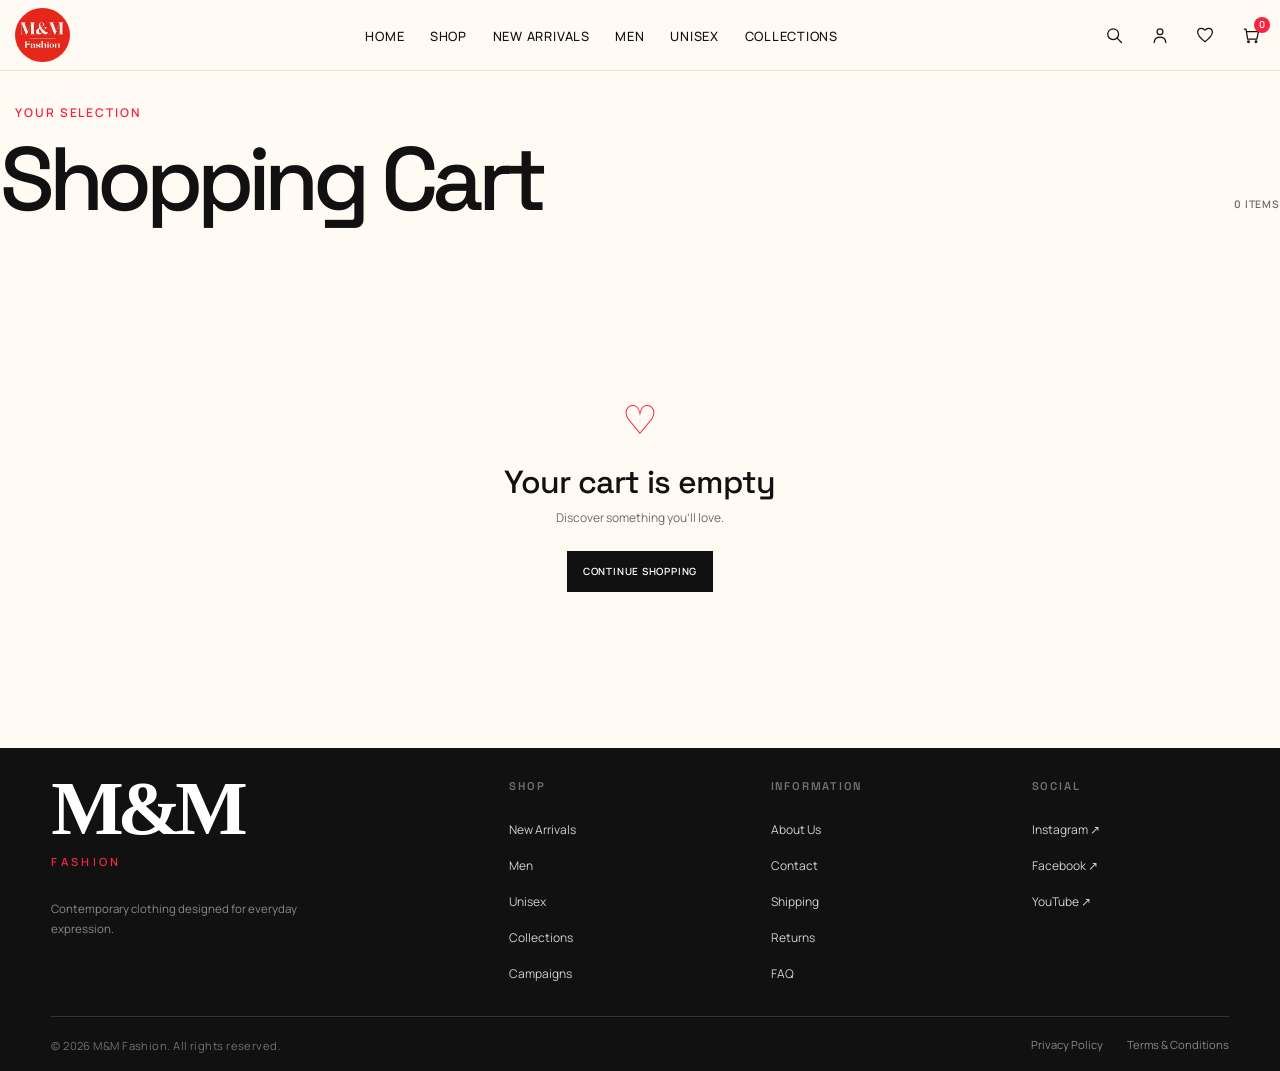
<file: cart.html>
<!DOCTYPE html>
<html lang="en">

<head>

    <meta charset="UTF-8">

    <meta
        name="viewport"
        content="width=device-width, initial-scale=1.0"
    >

    <title>Cart | M&M Fashion</title>

    <link
    rel="icon"
    type="image/png"
    href="./assets/images/logo/favicon.png"
>

    <link
        rel="stylesheet"
        href="./css/style.css"
    >

</head>


<body>


    <!-- =========================================
         NAVBAR
    ========================================== -->

    <header class="site-header">

    <!-- =========================================
     SEARCH PANEL
========================================= -->

<div
    class="search-panel"
    id="searchPanel"
    aria-hidden="true"
>

    <div class="search-panel-inner">

        <form
            class="search-form"
            id="searchForm"
        >

            <label
                for="searchInput"
                class="sr-only"
            >
                Search products
            </label>

            <input
                type="search"
                id="searchInput"
                placeholder="Search products..."
                autocomplete="off"
            >

            <button
                type="submit"
                class="search-submit"
                aria-label="Submit search"
            >
                →
            </button>

        </form>


        <button
            type="button"
            class="search-close"
            id="searchClose"
            aria-label="Close search"
        >
            ×
        </button>

    </div>

</div>

    <nav class="navbar container" aria-label="Main navigation">

        <!-- Brand -->
        <a href="index.html" class="brand-logo" aria-label="M&M Fashion Home">
            <img
                src="./assets/images/logo/mm-logo.jpg"
                alt="M&M Fashion"
                class="rounded-[50%] w-10 h-1"
            >
        </a>


        <!-- Desktop Navigation -->
        <ul class="nav-links">

            <li>
                <a href="index.html">Home</a>
            </li>

            <li>
                <a href="shop.html">Shop</a>
            </li>

            <li>
                <a href="index.html#latestDrop">New Arrivals</a>
            </li>

            <li>
                <a href="shop.html?filter=men">Men</a>
            </li>

            <li>
                <a href="shop.html?filter=unisex">Unisex</a>
            </li>

            <li>
                <a href="shop.html?#collection">
                    Collections
                </a>
            </li>

        </ul>


        <!-- Navigation Actions -->
        <div class="nav-actions">

            <!-- Search -->
            <button
    class="nav-icon-btn nav-tooltip"
    id="searchBtn"
    type="button"
    aria-label="Search"
    data-tooltip="Search"
>
    <svg
        viewBox="0 0 24 24"
        aria-hidden="true"
    >
        <circle cx="11" cy="11" r="6.5"></circle>
        <path d="M16 16L21 21"></path>
    </svg>
</button>


            <!-- Account -->
          <button
    type="button"
    class="nav-icon-btn nav-tooltip auth-account-trigger"
    id="accountBtn"
    aria-label="Account"
    data-tooltip="Account"
>
    <svg
        viewBox="0 0 24 24"
        aria-hidden="true"
    >
        <circle
            cx="12"
            cy="8"
            r="3.5"
        ></circle>

        <path
            d="M5 21C5.5 16.8 8 14.5 12 14.5C16 14.5 18.5 16.8 19 21"
        ></path>
    </svg>
</button>
            


            <!-- Wishlist -->
            <a
    href="wishlist.html"
    class="nav-icon-btn nav-tooltip"
    aria-label="Wishlist"
    data-tooltip="Wishlist"
>
    <svg
        viewBox="0 0 24 24"
        aria-hidden="true"
    >
        <path d="M20.8 8.8C20.8 13.5 12 20 12 20S3.2 13.5 3.2 8.8C3.2 6 5.2 4 7.7 4C9.4 4 10.9 4.9 12 6.2C13.1 4.9 14.6 4 16.3 4C18.8 4 20.8 6 20.8 8.8Z"></path>
    </svg>
</a>

            <!-- Cart -->
            <button
    type="button"
    class="nav-icon-btn cart-icon nav-tooltip"
    id="cartBtn"
    aria-label="Shopping cart"
    data-tooltip="Cart"
>
    <svg
        viewBox="0 0 24 24"
        aria-hidden="true"
    >
        <path d="M4 5H6L8 17H19L21 8H7"></path>
        <circle cx="9" cy="20" r="1"></circle>
        <circle cx="18" cy="20" r="1"></circle>
    </svg>

    <span
        class="cart-count"
        id="cartCount"
        aria-label="0 items in cart"
    >
        0
    </span>
</button>

               


        <!-- Mobile Menu Button -->
        <button
            class="mobile-menu-btn"
            id="mobileMenuBtn"
            type="button"
            aria-label="Open navigation menu"
            aria-expanded="false"
            aria-controls="mobileNav"
        >
            <span></span>
            <span></span>
            <span></span>
        </button>

    </nav>


    <!-- Mobile Navigation -->
    <div
        class="mobile-nav"
        id="mobileNav"
        aria-hidden="true"
    >

        <ul>

            <li>
                <a href="index.html">Home</a>
            </li>

            <li>
                <a href="shop.html">Shop</a>
            </li>

            <li>
                <a href="index.html#latestDrop">
                    New Arrivals
                </a>
            </li>

            <li>
                <a href="shop.html?filter=men">
                    Men
                </a>
            </li>

            <li>
                <a href="shop.html?filter=unisex">
                    Unisex
                </a>
            </li>

            <li>
                <a href="shop.html?#collections">
                    Collections
                </a>
            </li>
 
     <li>
    <button
        type="button"
        class="mobile-auth-account auth-account-trigger"
    >
        Account
    </button>
</li>
            

            <li>
                <a href="wishlist.html">Wishlist</a>
            </li>

            <li>
                <a href="cart.html">Cart</a>
            </li>

        </ul>

    </div>

</header>


    <!-- =========================================
         CART PAGE
    ========================================== -->

    <main class="cart-page">

        <div class="container">

            <!-- PAGE HEADER -->

            <div class="cart-page-header">

                <div>

                    <p class="section-eyebrow">
                        YOUR SELECTION
                    </p>

                    <h1 class="cart-page-title">
                        Shopping Cart
                    </h1>

                </div>

                <span
                    class="cart-page-count"
                    id="cartPageCount"
                >
                    0 items
                </span>

            </div>


            <!-- =================================
                 EMPTY CART
            ================================== -->

            <section
                class="cart-page-empty"
                id="cartPageEmpty"
                hidden
            >

                <span class="cart-page-empty-symbol">
                    ♡
                </span>

                <h2>
                    Your cart is empty
                </h2>

                <p>
                    Discover something you'll love.
                </p>

                <a
                    href="shop.html"
                    class="cart-continue-shopping"
                >
                    Continue Shopping
                </a>

            </section>


            <!-- =================================
                 CART CONTENT
            ================================== -->

            <section
                class="cart-page-content"
                id="cartPageContent"
            >

                <div class="cart-page-items">

                    <div class="cart-page-items-header">

                        <span>
                            Product
                        </span>

                        <button
                            type="button"
                            id="clearCartPage"
                            class="clear-cart-page-btn"
                        >
                            Clear Cart
                        </button>

                    </div>


                    <div
                        id="cartPageItems"
                        class="cart-page-items-list"
                    >
                        <!-- Generated by JavaScript -->
                    </div>

                </div>


                <!-- =================================
                     ORDER SUMMARY
                ================================== -->

                <aside class="cart-page-summary">

                    <h2>
                        Order Summary
                    </h2>


                    <div class="cart-summary-row">

                        <span>
                            Subtotal
                        </span>

                        <strong id="cartPageSubtotal">
                            ₹0
                        </strong>

                    </div>


                    <div class="cart-summary-row">

                        <span>
                            Shipping
                        </span>

                        <span id="cartPageShipping">
                            Calculated at checkout
                        </span>

                    </div>


                    <div class="cart-summary-divider"></div>


                    <div class="cart-summary-total">

                        <span>
                            Total
                        </span>

                        <strong id="cartPageTotal">
                            ₹0
                        </strong>

                    </div>


                    <a
                        href="checkout.html"
                        class="cart-checkout-btn"
                        id="cartPageCheckoutBtn"
                    >
                        Proceed to Checkout
                        <span>→</span>
                    </a>


                    <a
                        href="shop.html"
                        class="cart-page-continue"
                    >
                        ← Continue Shopping
                    </a>

                </aside>

            </section>

        </div>

    </main>


    <!-- =========================================
         FOOTER
    ========================================== -->

  <footer class="site-footer">

    <div class="footer-container">

        <!-- BRAND -->

        <div class="footer-brand">

            <a href="#" class="footer-logo">
                M&M
            </a>

            <p class="footer-tagline">
                FASHION
            </p>

            <p class="footer-description">
                Contemporary clothing designed for
                everyday expression.
            </p>

        </div>


        <!-- SHOP -->

        <div class="footer-column">

            <h3>SHOP</h3>

            <ul>

                <li>
                    <a href="index.html#latestDrop">
                        New Arrivals
                    </a>
                </li>

                <li>
                    <a href="shop.html?filter=men">
                        Men
                    </a>
                </li>

                <li>
                    <a href="shop.html?filter=unisex">
                        Unisex
                    </a>
                </li>

                <li>
                    <a href="index.html#collection">
                        Collections
                    </a>
                </li>

                <li>
                    <a href="index.html#campaign">
                        Campaigns
                    </a>
                </li>

            </ul>

        </div>


        <!-- INFORMATION -->

        <div class="footer-column">

            <h3>INFORMATION</h3>

            <ul>

                <li>
                    <a href="#aboutus">
                        About Us
                    </a>
                </li>

                <li>
                    <a href="tel:+917980517705">
                        Contact
                    </a>
                </li>

                <li>
                    <a href="#">
                        Shipping
                    </a>
                </li>

                <li>
                    <a href="#">
                        Returns
                    </a>
                </li>

                <li>
                    <a href="#">
                        FAQ
                    </a>
                </li>

            </ul>

        </div>


        <!-- SOCIAL -->

        <div class="footer-column footer-social-column">

            <h3>SOCIAL</h3>

            <ul>

                <li>
                    <a href="https://www.instagram.com/mandmfashion_2025?igsh=MXN0bHIdmc1M3BhOA" target="_blank">
                        Instagram ↗
                    </a>
                </li>

                <li>
                    <a href="#" target="_blank">
                        Facebook ↗
                    </a>
                </li>

                <li>
                    <a href="#" target="_blank">
                        YouTube ↗
                    </a>
                </li>

            </ul>

        </div>

    </div>


    <!-- FOOTER BOTTOM -->

    <div class="footer-bottom">

        <p>
            © 2026 M&M Fashion. All rights reserved.
        </p>

        <div class="footer-legal">

            <a href="#">
                Privacy Policy
            </a>

            <a href="#">
                Terms & Conditions
            </a>

        </div>

    </div>

</footer>

<div
    class="auth-overlay"
    id="authOverlay"
    hidden
>

    <!-- CLOSE -->
    <button
        type="button"
        class="auth-close"
        id="authClose"
        aria-label="Close authentication"
    >
        ×
    </button>


    <div class="auth-modal-container">

        <div class="auth-card">

            <!-- BACKGROUND -->

            <div
                class="auth-bg signup-bg"
                id="authCardBg"
            ></div>


            <!-- SIGNUP HERO -->

            <section
                class="auth-hero auth-hero-signup active"
                id="authSignupHero"
            >

                <p class="auth-eyebrow">
                    M&M FASHION
                </p>

                <h1>
                    Welcome Back!
                </h1>

                <p>
                    Already have an account?
                    Sign in to continue shopping.
                </p>

                <button
                    type="button"
                    class="auth-outline-btn"
                    id="showSigninBtn"
                >
                    SIGN IN
                </button>

            </section>


            <!-- SIGNUP FORM -->

            <section
                class="auth-form signup-form active"
                id="authSignupForm"
            >

                <div class="auth-form-inner">

                    <h2>
                        Create Account
                    </h2>

                    <div class="auth-socials">

                        <button type="button">f</button>

                        <button type="button">𝕏</button>

                        <button type="button">in</button>

                    </div>

                    <p class="auth-divider-text">
                        Or use your email address
                    </p>


                    <form>


<div class="auth-field">

    <label for="signupName">
        Full Name
        <span class="required-mark">*</span>
    </label>

    <input
        type="text"
        id="signupName"
        placeholder="Enter your full name"
    >

    <small
        class="auth-field-error"
        id="signupNameError"
    ></small>

</div>


<div class="auth-field">

    <label for="signupEmail">
        Email
        <span class="required-mark">*</span>
    </label>

    <input
        type="email"
        id="signupEmail"
        placeholder="Enter your email"
    >

    <small
        class="auth-field-error"
        id="signupEmailError"
    ></small>

</div>


<div class="auth-field">

    <label for="signupPhone">
        Phone
        <span class="required-mark">*</span>
    </label>

    <input
        type="tel"
        id="signupPhone"
        placeholder="Enter 10 digit phone number"
        inputmode="numeric"
    >

    <small
        class="auth-field-error"
        id="signupPhoneError"
    ></small>

</div>


<div class="auth-field">

    <label for="signupPassword">
        Password
        <span class="required-mark">*</span>
    </label>

    <input
        type="password"
        id="signupPassword"
        placeholder="Minimum 8 characters"
    >

    <small
        class="auth-field-error"
        id="signupPasswordError"
    ></small>

</div>


<div class="auth-field">

    <label for="signupConfirmPassword">
        Confirm Password
        <span class="required-mark">*</span>
    </label>

    <input
        type="password"
        id="signupConfirmPassword"
        placeholder="Re-enter your password"
    >

    <small
        class="auth-field-error"
        id="signupConfirmPasswordError"
    ></small>

</div>

                        <button
                            type="submit"
                            class="auth-submit-btn"
                            
                        >
                            CREATE ACCOUNT
                        </button>

                    </form>

                </div>

            </section>


            <!-- SIGNIN HERO -->

            <section
                class="auth-hero auth-hero-signin"
                id="authSigninHero"
            >

                <p class="auth-eyebrow">
                    M&M FASHION
                </p>

                <h1>
                    Hey There!
                </h1>

                <p>
                    New to M&M?
                    Create an account and start shopping.
                </p>

                <button
                    type="button"
                    class="auth-outline-btn"
                    id="showSignupBtn"
                >
                    SIGN UP
                </button>

            </section>


            <!-- SIGNIN FORM -->

            <section
                class="auth-form signin-form"
                id="authSigninForm"
            >

                <div class="auth-form-inner">

                    <h2>
                        Welcome Back
                    </h2>

                    <div class="auth-socials">

                        <button type="button">f</button>

                        <button type="button">𝕏</button>

                        <button type="button">in</button>

                    </div>

                    <p class="auth-divider-text">
                        Or use your email address
                    </p>


                    <form>

                       <div class="auth-field">

    <label for="signinEmail">
        Email
        <span class="required-mark">*</span>
    </label>

    <input
        type="email"
        id="signinEmail"
        placeholder="Enter your email"
    >

    <small
        class="auth-field-error"
        id="signinEmailError"
    ></small>

</div>


<div class="auth-field">

    <label for="signinPassword">
        Password
        <span class="required-mark">*</span>
    </label>

    <input
        type="password"
        id="signinPassword"
        placeholder="Enter your password"
    >

    <small
        class="auth-field-error"
        id="signinPasswordError"
    ></small>

</div>

                        <a
                            href="#"
                            class="forgot-password"
                        >
                            Forgot password?
                        </a>

                        <button
                            type="submit"
                            class="auth-submit-btn"
                            
                        >
                            SIGN IN
                        </button>

                    </form>

                </div>

            </section>

        </div>

    </div>

</div>

    <!-- =========================================
         SCRIPTS
    ========================================== -->

    <script src="./js/products.js"></script>
<script src="./js/main.js"></script>
<script src="./js/cart.js"></script>
<script src="./js/auth.js"></script>



</body>

</html>
</file>
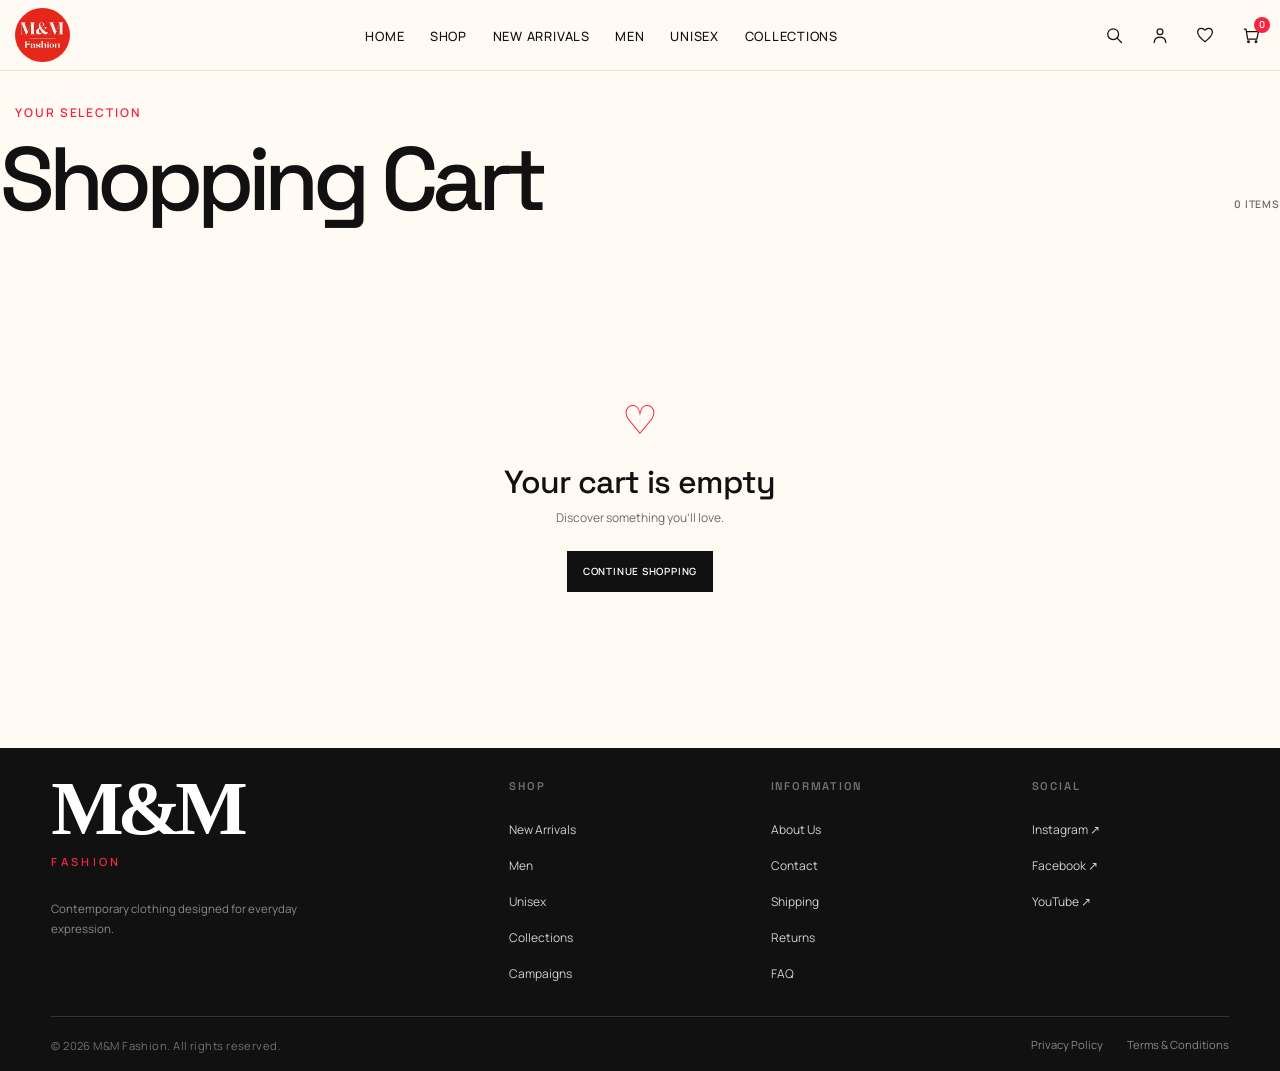
<file: checkout.html>
<!DOCTYPE html>
<html lang="en">

<head>

    <meta charset="UTF-8">

    <meta
        name="viewport"
        content="width=device-width, initial-scale=1.0"
    >

    <title>Checkout | M&M Fashion</title>

    <link
    rel="icon"
    type="image/png"
    href="./assets/images/logo/favicon.png"
>

    <link
        rel="stylesheet"
        href="./css/style.css"
    >

</head>


<body>


    <!-- =========================================
         NAVBAR
    ========================================== -->

    <header class="site-header">

    <!-- =========================================
     SEARCH PANEL
========================================= -->

<div
    class="search-panel"
    id="searchPanel"
    aria-hidden="true"
>

    <div class="search-panel-inner">

        <form
            class="search-form"
            id="searchForm"
        >

            <label
                for="searchInput"
                class="sr-only"
            >
                Search products
            </label>

            <input
                type="search"
                id="searchInput"
                placeholder="Search products..."
                autocomplete="off"
            >

            <button
                type="submit"
                class="search-submit"
                aria-label="Submit search"
            >
                →
            </button>

        </form>


        <button
            type="button"
            class="search-close"
            id="searchClose"
            aria-label="Close search"
        >
            ×
        </button>

    </div>

</div>

    <nav class="navbar container" aria-label="Main navigation">

        <!-- Brand -->
        <a href="index.html" class="brand-logo" aria-label="M&M Fashion Home">
            <img
                src="./assets/images/logo/mm-logo.jpg"
                alt="M&M Fashion"
                class="rounded-[50%] w-10 h-1"
            >
        </a>


        <!-- Desktop Navigation -->
        <ul class="nav-links">

            <li>
                <a href="index.html">Home</a>
            </li>

            <li>
                <a href="shop.html">Shop</a>
            </li>

            <li>
                <a href="index.html#latestDrop">New Arrivals</a>
            </li>

            <li>
                <a href="shop.html?filter=men">Men</a>
            </li>

            <li>
                <a href="shop.html?filter=unisex">Unisex</a>
            </li>

            <li>
                <a href="index.html#collection">
                    Collections
                </a>
            </li>

        </ul>


        <!-- Navigation Actions -->
        <div class="nav-actions">

            <!-- Search -->
            <button
    class="nav-icon-btn nav-tooltip"
    id="searchBtn"
    type="button"
    aria-label="Search"
    data-tooltip="Search"
>
    <svg
        viewBox="0 0 24 24"
        aria-hidden="true"
    >
        <circle cx="11" cy="11" r="6.5"></circle>
        <path d="M16 16L21 21"></path>
    </svg>
</button>


            <!-- Account -->
            
            <button
    type="button"
    class="nav-icon-btn nav-tooltip auth-account-trigger"
    id="accountBtn"
    aria-label="Account"
    data-tooltip="Account"
>
    <svg
        viewBox="0 0 24 24"
        aria-hidden="true"
    >
        <circle
            cx="12"
            cy="8"
            r="3.5"
        ></circle>

        <path
            d="M5 21C5.5 16.8 8 14.5 12 14.5C16 14.5 18.5 16.8 19 21"
        ></path>
    </svg>
</button>


            <!-- Wishlist -->
           <a
    href="wishlist.html"
    class="nav-icon-btn nav-tooltip"
    aria-label="Wishlist"
    data-tooltip="Wishlist"
>
    <svg
        viewBox="0 0 24 24"
        aria-hidden="true"
    >
        <path d="M20.8 8.8C20.8 13.5 12 20 12 20S3.2 13.5 3.2 8.8C3.2 6 5.2 4 7.7 4C9.4 4 10.9 4.9 12 6.2C13.1 4.9 14.6 4 16.3 4C18.8 4 20.8 6 20.8 8.8Z"></path>
    </svg>
</a>

            <!-- Cart -->
            <button
    type="button"
    class="nav-icon-btn cart-icon nav-tooltip"
    id="cartBtn"
    aria-label="Shopping cart"
    data-tooltip="Cart"
>
    <svg
        viewBox="0 0 24 24"
        aria-hidden="true"
    >
        <path d="M4 5H6L8 17H19L21 8H7"></path>
        <circle cx="9" cy="20" r="1"></circle>
        <circle cx="18" cy="20" r="1"></circle>
    </svg>

    <span
        class="cart-count"
        id="cartCount"
        aria-label="0 items in cart"
    >
        0
    </span>
</button>

               


        <!-- Mobile Menu Button -->
        <button
            class="mobile-menu-btn"
            id="mobileMenuBtn"
            type="button"
            aria-label="Open navigation menu"
            aria-expanded="false"
            aria-controls="mobileNav"
        >
            <span></span>
            <span></span>
            <span></span>
        </button>

    </nav>


    <!-- Mobile Navigation -->
    <div
        class="mobile-nav"
        id="mobileNav"
        aria-hidden="true"
    >

        <ul>

            <li>
                <a href="index.html">Home</a>
            </li>

            <li>
                <a href="shop.html">Shop</a>
            </li>

            <li>
                <a href="index.html#latestDrop">
                    New Arrivals
                </a>
            </li>

            <li>
                <a href="shop.html?filter=men">
                    Men
                </a>
            </li>

            <li>
                <a href="shop.html?filter=unisex">
                    Unisex
                </a>
            </li>

            <li>
                <a href="index.html#collection">
                    Collections
                </a>
            </li>
   
   <li>
    <button
        type="button"
        class="mobile-auth-account auth-account-trigger"
    >
        Account
    </button>
</li>
            

            <li>
                <a href="wishlist.html">Wishlist</a>
            </li>

            <li>
                <a href="cart.html">Cart</a>
            </li>

        </ul>

    </div>

</header>


    <!-- =========================================
         CHECKOUT
    ========================================== -->

    <main class="checkout-page">

        <div class="container">


            <!-- =====================================
                 CHECKOUT HEADER
            ====================================== -->

            <div class="checkout-header">

                <p class="section-eyebrow">
                    M&M FASHION
                </p>

                <h1 class="checkout-title">
                    Checkout
                </h1>

            </div>


            <!-- =====================================
                 CHECKOUT LAYOUT
            ====================================== -->

            <div class="checkout-layout">


                <!-- =================================
                     LEFT SIDE
                ================================== -->

                <section class="checkout-form-section">


                    <!-- =================================
                         CONTACT INFORMATION
                    ================================== -->

                    <div class="checkout-block">

                        <div class="checkout-block-header">

                            <span class="checkout-step">
                                01
                            </span>

                            <h2>
                                Contact Information
                            </h2>

                        </div>


                        <div class="checkout-fields">


                            <!-- EMAIL -->

                            <div class="checkout-field">

                                <label for="checkoutEmail">

                                    Email

                                    <span
                                        class="required-mark"
                                        aria-hidden="true"
                                    >
                                        *
                                    </span>

                                </label>

                                <input
                                    type="email"
                                    id="checkoutEmail"
                                    name="email"
                                    placeholder="you@example.com"
                                    autocomplete="email"
                                >

                            </div>


                            <!-- PHONE -->

                            <div class="checkout-field">

                                <label for="checkoutPhone">

                                    Phone

                                    <span
                                        class="required-mark"
                                        aria-hidden="true"
                                    >
                                        *
                                    </span>

                                </label>

                                <input
                                    type="tel"
                                    id="checkoutPhone"
                                    name="phone"
                                    placeholder="Phone number"
                                    inputmode="tel"
                                    autocomplete="tel"
                                >

                            </div>

                        </div>

                    </div>


                    <!-- =================================
                         DELIVERY ADDRESS
                    ================================== -->

                    <div class="checkout-block">

                        <div class="checkout-block-header">

                            <span class="checkout-step">
                                02
                            </span>

                            <h2>
                                Delivery Address
                            </h2>

                        </div>


                        <div class="checkout-fields">


                            <!-- FULL NAME -->

                            <div
                                class="checkout-field checkout-field-full"
                            >

                                <label for="checkoutName">

                                    Full Name

                                    <span
                                        class="required-mark"
                                        aria-hidden="true"
                                    >
                                        *
                                    </span>

                                </label>

                                <input
                                    type="text"
                                    id="checkoutName"
                                    name="fullName"
                                    placeholder="Full name"
                                    autocomplete="name"
                                >

                            </div>


                            <!-- ADDRESS -->

                            <div
                                class="checkout-field checkout-field-full"
                            >

                                <label for="checkoutAddress">

                                    Address

                                    <span
                                        class="required-mark"
                                        aria-hidden="true"
                                    >
                                        *
                                    </span>

                                </label>

                                <textarea
                                    id="checkoutAddress"
                                    name="address"
                                    rows="3"
                                    placeholder="House number , Street , Area"
                                    autocomplete="street-address"
                                ></textarea>

                            </div>


                            <!-- CITY -->

                            <div class="checkout-field">

                                <label for="checkoutCity">

                                    City

                                    <span
                                        class="required-mark"
                                        aria-hidden="true"
                                    >
                                        *
                                    </span>

                                </label>

                                <input
                                    type="text"
                                    id="checkoutCity"
                                    name="city"
                                    placeholder="City"
                                    autocomplete="address-level2"
                                >

                            </div>


                            <!-- STATE -->

                            <div class="checkout-field">

                                <label for="checkoutState">

                                    State

                                    <span
                                        class="required-mark"
                                        aria-hidden="true"
                                    >
                                        *
                                    </span>

                                </label>

                                <input
                                    type="text"
                                    id="checkoutState"
                                    name="state"
                                    placeholder="State"
                                    autocomplete="address-level1"
                                >

                            </div>


                            <!-- PIN CODE -->

                            <div class="checkout-field">

                                <label for="checkoutPincode">

                                    PIN Code

                                    <span
                                        class="required-mark"
                                        aria-hidden="true"
                                    >
                                        *
                                    </span>

                                </label>

                                <input
                                    type="text"
                                    id="checkoutPincode"
                                    name="pincode"
                                    placeholder="PIN code"
                                    inputmode="numeric"
                                    maxlength="6"
                                    autocomplete="postal-code"
                                >

                            </div>

                        </div>

                    </div>


                    <!-- =================================
                         DELIVERY METHOD
                    ================================== -->

                    <div class="checkout-block">

                        <div class="checkout-block-header">

                            <span class="checkout-step">
                                03
                            </span>

                            <h2>
                                Delivery Method
                            </h2>

                        </div>


                        <label class="checkout-option">

                            <input
                                type="radio"
                                name="deliveryMethod"
                                value="standard"
                                checked
                            >

                            <span class="checkout-option-content">

                                <strong>
                                    Standard Delivery
                                </strong>

                                <small>
                                    Delivered within
                                    3–5 business days
                                </small>

                            </span>

                            <span>
                                Free
                            </span>

                        </label>

                    </div>


                    <!-- =================================
                         PAYMENT
                    ================================== -->

                    <div class="checkout-block">

                        <div class="checkout-block-header">

                            <span class="checkout-step">
                                04
                            </span>

                            <h2>
                                Payment
                            </h2>

                        </div>


                        <!-- COD -->

                        <label class="checkout-option">

                            <input
                                type="radio"
                                name="paymentMethod"
                                value="cod"
                                checked
                            >

                            <span class="checkout-option-content">

                                <strong>
                                    Cash on Delivery
                                </strong>

                                <small>
                                    Pay when your order arrives
                                </small>

                            </span>

                        </label>


                        <!-- ONLINE PAYMENT -->

                        <label class="checkout-option">

                            <input
                                type="radio"
                                name="paymentMethod"
                                value="online"
                            >

                            <span class="checkout-option-content">

                                <strong>
                                    Online Payment
                                </strong>

                                <small>
                                    Secure payment at checkout
                                </small>

                            </span>

                        </label>

                    </div>


                </section>


                <!-- =================================
                     RIGHT SIDE
                     ORDER SUMMARY
                ================================== -->

                <aside class="checkout-summary">


                    <h2>
                        Order Summary
                    </h2>


                    <!-- ITEMS -->

                    <div
                        class="checkout-summary-items"
                        id="checkoutSummaryItems"
                    >
                        <!--
                            Generated by checkout.js
                        -->
                    </div>


                    <!-- SUBTOTAL -->

                    <div class="checkout-summary-row">

                        <span>
                            Subtotal
                        </span>

                        <strong id="checkoutSubtotal">
                            ₹0
                        </strong>

                    </div>


                    <!-- SHIPPING -->

                    <div class="checkout-summary-row">

                        <span>
                            Shipping
                        </span>

                        <strong id="checkoutShipping">
                            Free
                        </strong>

                    </div>


                    <!-- DIVIDER -->

                    <div class="checkout-summary-divider"></div>


                    <!-- TOTAL -->

                    <div class="checkout-summary-total">

                        <span>
                            Total
                        </span>

                        <strong id="checkoutTotal">
                            ₹0
                        </strong>

                    </div>


                    <!-- PLACE ORDER -->

                    <button
                        type="button"
                        class="checkout-place-order-btn"
                        id="checkoutPlaceOrder"
                        disabled
                    >

                        <span>
                            Place Order
                        </span>

                        <span>
                            →
                        </span>

                    </button>


                    <!-- BACK TO CART -->

                    <a
                        href="cart.html"
                        class="checkout-back-link"
                    >
                        ← Back to Cart
                    </a>


                </aside>


            </div>

        </div>

    </main>


<!-- =========================================
     ORDER CONFIRMATION
========================================= -->

<section
    class="order-confirmation"
    id="orderConfirmation"
    hidden
>

    <div class="order-confirmation-inner">

        <div class="order-confirmation-icon">
            ✓
        </div>

        <p class="section-eyebrow">
            M&M FASHION
        </p>

        <h2>
            Order Confirmed
        </h2>

        <p class="order-confirmation-message">
            Thank you for your purchase.
            Your order has been placed successfully.
        </p>


        <!-- ORDER NUMBER -->

        <div class="order-confirmation-details">

            <div class="order-confirmation-row">

                <span>
                    Order Number
                </span>

                <strong id="confirmationOrderNumber">
                    —
                </strong>

            </div>


            <div class="order-confirmation-row">

                <span>
                    Estimated Delivery
                </span>

                <strong>
                    3–5 Business Days
                </strong>

            </div>

        </div>


        <div class="order-confirmation-actions">

            <a
                href="index.html"
                class="order-confirmation-btn primary"
            >
                Continue Shopping
            </a>

            <a
                href="shop.html"
                class="order-confirmation-btn secondary"
            >
                View Shop
            </a>

        </div>

    </div>

</section>


    <!-- =========================================
         FOOTER
    ========================================== -->

   <footer class="site-footer">

    <div class="footer-container">

        <!-- BRAND -->

        <div class="footer-brand">

            <a href="#" class="footer-logo">
                M&M
            </a>

            <p class="footer-tagline">
                FASHION
            </p>

            <p class="footer-description">
                Contemporary clothing designed for
                everyday expression.
            </p>

        </div>


        <!-- SHOP -->

        <div class="footer-column">

            <h3>SHOP</h3>

            <ul>

                <li>
                    <a href="index.html#latestDrop">
                        New Arrivals
                    </a>
                </li>

                <li>
                    <a href="shop.html?filter=men">
                        Men
                    </a>
                </li>

                <li>
                    <a href="shop.html?filter=unisex">
                        Unisex
                    </a>
                </li>

                <li>
                    <a href="index.html#collection">
                        Collections
                    </a>
                </li>

                <li>
                    <a href="index.html#campaign">
                        Campaigns
                    </a>
                </li>

            </ul>

        </div>


        <!-- INFORMATION -->

        <div class="footer-column">

            <h3>INFORMATION</h3>

            <ul>

                <li>
                    <a href="#aboutus">
                        About Us
                    </a>
                </li>

                <li>
                    <a href="tel:+917980517705">
                        Contact
                    </a>
                </li>

                <li>
                    <a href="#">
                        Shipping
                    </a>
                </li>

                <li>
                    <a href="#">
                        Returns
                    </a>
                </li>

                <li>
                    <a href="#">
                        FAQ
                    </a>
                </li>

            </ul>

        </div>


        <!-- SOCIAL -->

        <div class="footer-column footer-social-column">

            <h3>SOCIAL</h3>

            <ul>

                <li>
                    <a href="https://www.instagram.com/mandmfashion_2025?igsh=MXN0bHIdmc1M3BhOA" target="_blank">
                        Instagram ↗
                    </a>
                </li>

                <li>
                    <a href="#" target="_blank">
                        Facebook ↗
                    </a>
                </li>

                <li>
                    <a href="#" target="_blank">
                        YouTube ↗
                    </a>
                </li>

            </ul>

        </div>

    </div>


    <!-- FOOTER BOTTOM -->

    <div class="footer-bottom">

        <p>
            © 2026 M&M Fashion. All rights reserved.
        </p>

        <div class="footer-legal">

            <a href="#">
                Privacy Policy
            </a>

            <a href="#">
                Terms & Conditions
            </a>

        </div>

    </div>

</footer>
<div
    class="auth-overlay"
    id="authOverlay"
    hidden
>

    <!-- CLOSE -->
    <button
        type="button"
        class="auth-close"
        id="authClose"
        aria-label="Close authentication"
    >
        ×
    </button>


    <div class="auth-modal-container">

        <div class="auth-card">

            <!-- BACKGROUND -->

            <div
                class="auth-bg signup-bg"
                id="authCardBg"
            ></div>


            <!-- SIGNUP HERO -->

            <section
                class="auth-hero auth-hero-signup active"
                id="authSignupHero"
            >

                <p class="auth-eyebrow">
                    M&M FASHION
                </p>

                <h1>
                    Welcome Back!
                </h1>

                <p>
                    Already have an account?
                    Sign in to continue shopping.
                </p>

                <button
                    type="button"
                    class="auth-outline-btn"
                    id="showSigninBtn"
                >
                    SIGN IN
                </button>

            </section>


            <!-- SIGNUP FORM -->

            <section
                class="auth-form signup-form active"
                id="authSignupForm"
            >

                <div class="auth-form-inner">

                    <h2>
                        Create Account
                    </h2>

                    <div class="auth-socials">

                        <button type="button">f</button>

                        <button type="button">𝕏</button>

                        <button type="button">in</button>

                    </div>

                    <p class="auth-divider-text">
                        Or use your email address
                    </p>


                    <form>


<div class="auth-field">

    <label for="signupName">
        Full Name
        <span class="required-mark">*</span>
    </label>

    <input
        type="text"
        id="signupName"
        placeholder="Enter your full name"
    >

    <small
        class="auth-field-error"
        id="signupNameError"
    ></small>

</div>


<div class="auth-field">

    <label for="signupEmail">
        Email
        <span class="required-mark">*</span>
    </label>

    <input
        type="email"
        id="signupEmail"
        placeholder="Enter your email"
    >

    <small
        class="auth-field-error"
        id="signupEmailError"
    ></small>

</div>


<div class="auth-field">

    <label for="signupPhone">
        Phone
        <span class="required-mark">*</span>
    </label>

    <input
        type="tel"
        id="signupPhone"
        placeholder="Enter 10 digit phone number"
        inputmode="numeric"
    >

    <small
        class="auth-field-error"
        id="signupPhoneError"
    ></small>

</div>


<div class="auth-field">

    <label for="signupPassword">
        Password
        <span class="required-mark">*</span>
    </label>

    <input
        type="password"
        id="signupPassword"
        placeholder="Minimum 8 characters"
    >

    <small
        class="auth-field-error"
        id="signupPasswordError"
    ></small>

</div>


<div class="auth-field">

    <label for="signupConfirmPassword">
        Confirm Password
        <span class="required-mark">*</span>
    </label>

    <input
        type="password"
        id="signupConfirmPassword"
        placeholder="Re-enter your password"
    >

    <small
        class="auth-field-error"
        id="signupConfirmPasswordError"
    ></small>

</div>

                        <button
                            type="submit"
                            class="auth-submit-btn"
                            
                        >
                            CREATE ACCOUNT
                        </button>

                    </form>

                </div>

            </section>


            <!-- SIGNIN HERO -->

            <section
                class="auth-hero auth-hero-signin"
                id="authSigninHero"
            >

                <p class="auth-eyebrow">
                    M&M FASHION
                </p>

                <h1>
                    Hey There!
                </h1>

                <p>
                    New to M&M?
                    Create an account and start shopping.
                </p>

                <button
                    type="button"
                    class="auth-outline-btn"
                    id="showSignupBtn"
                >
                    SIGN UP
                </button>

            </section>


            <!-- SIGNIN FORM -->

            <section
                class="auth-form signin-form"
                id="authSigninForm"
            >

                <div class="auth-form-inner">

                    <h2>
                        Welcome Back
                    </h2>

                    <div class="auth-socials">

                        <button type="button">f</button>

                        <button type="button">𝕏</button>

                        <button type="button">in</button>

                    </div>

                    <p class="auth-divider-text">
                        Or use your email address
                    </p>


                    <form>

                       <div class="auth-field">

    <label for="signinEmail">
        Email
        <span class="required-mark">*</span>
    </label>

    <input
        type="email"
        id="signinEmail"
        placeholder="Enter your email"
    >

    <small
        class="auth-field-error"
        id="signinEmailError"
    ></small>

</div>


<div class="auth-field">

    <label for="signinPassword">
        Password
        <span class="required-mark">*</span>
    </label>

    <input
        type="password"
        id="signinPassword"
        placeholder="Enter your password"
    >

    <small
        class="auth-field-error"
        id="signinPasswordError"
    ></small>

</div>

                        <a
                            href="#"
                            class="forgot-password"
                        >
                            Forgot password?
                        </a>

                        <button
                            type="submit"
                            class="auth-submit-btn"
                            
                        >
                            SIGN IN
                        </button>

                    </form>

                </div>

            </section>

        </div>

    </div>

</div>
    <!-- =========================================
         SCRIPTS
    ========================================== -->

    <script src="./js/products.js"></script>

    <script src="./js/main.js"></script>

    <script src="./js/checkout.js"></script>

    <script src="./js/auth.js"></script>


</body>

</html>
</file>
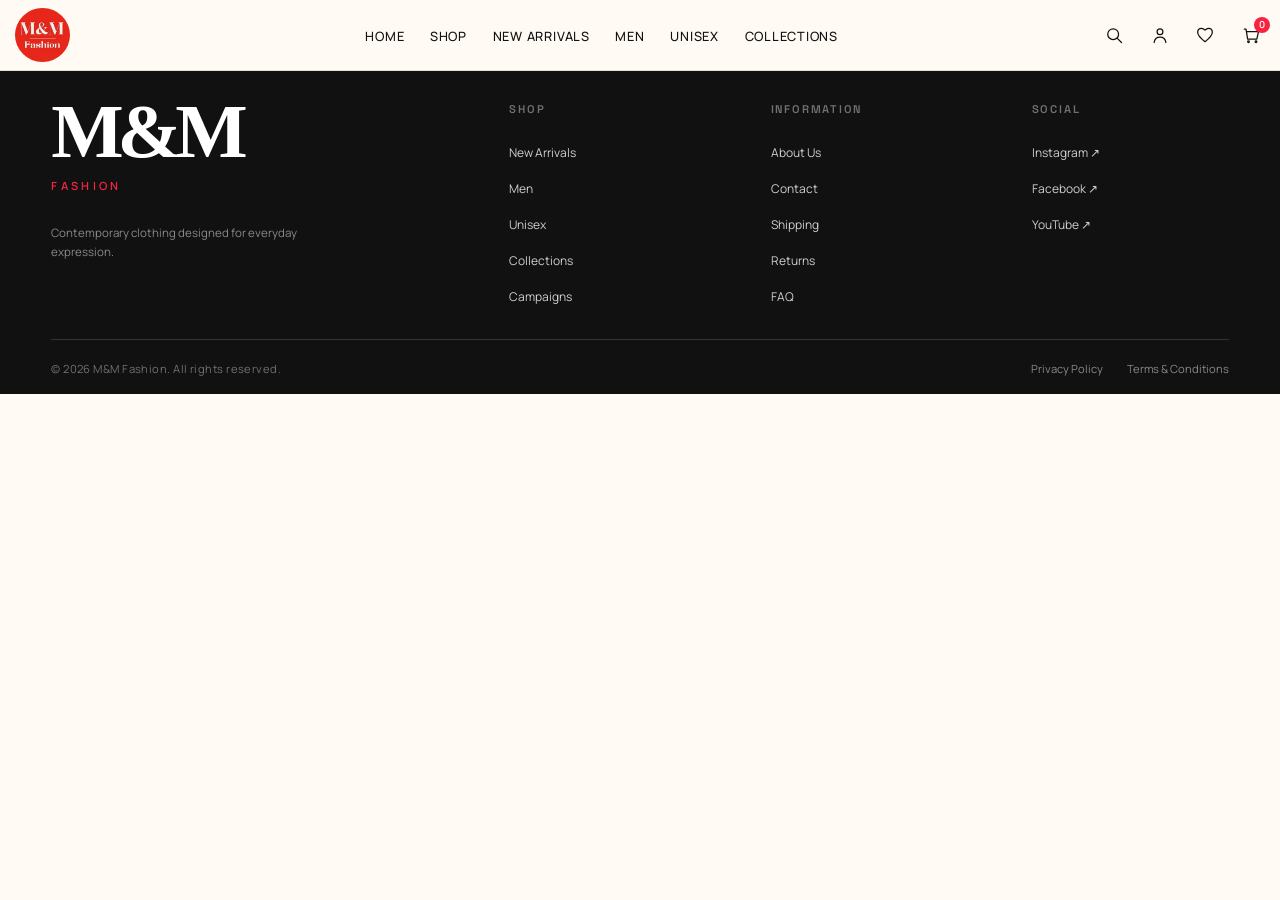
<file: login.html>
<!DOCTYPE html>
<html lang="en">

<head>

    <meta charset="UTF-8">

    <meta
        name="viewport"
        content="width=device-width, initial-scale=1.0"
    >

    <title>Login / Sign Up | M&M Fashion</title>

    <link
    rel="icon"
    type="image/png"
    href="./assets/images/logo/favicon.png"
>

    <link
        rel="stylesheet"
        href="./css/style.css"
    >

    <link
        rel="stylesheet"
        href="./css/style.css"
    >

</head>


<body>


    <!-- =========================================
         NAVBAR
    ========================================== -->

          <header class="site-header">

    <!-- =========================================
     SEARCH PANEL
========================================= -->

<div
    class="search-panel"
    id="searchPanel"
    aria-hidden="true"
>

    <div class="search-panel-inner">

        <form
            class="search-form"
            id="searchForm"
        >

            <label
                for="searchInput"
                class="sr-only"
            >
                Search products
            </label>

            <input
                type="search"
                id="searchInput"
                placeholder="Search products..."
                autocomplete="off"
            >

            <button
                type="submit"
                class="search-submit"
                aria-label="Submit search"
            >
                →
            </button>

        </form>


        <button
            type="button"
            class="search-close"
            id="searchClose"
            aria-label="Close search"
        >
            ×
        </button>

    </div>

</div>

    <nav class="navbar container" aria-label="Main navigation">

        <!-- Brand -->
        <a href="index.html" class="brand-logo" aria-label="M&M Fashion Home">
            <img
                src="./assets/images/logo/mm-logo.jpg"
                alt="M&M Fashion"
                class="rounded-[50%] w-10 h-1"
            >
        </a>


        <!-- Desktop Navigation -->
        <ul class="nav-links">

            <li>
                <a href="index.html">Home</a>
            </li>

            <li>
                <a href="shop.html">Shop</a>
            </li>

            <li>
                <a href="index.html#latestDrop">New Arrivals</a>
            </li>

            <li>
                <a href="shop.html?filter=men">Men</a>
            </li>

            <li>
                <a href="shop.html?filter=unisex">Unisex</a>
            </li>

            <li>
                <a href="index.html#collection">
                    Collections
                </a>
            </li>

        </ul>


        <!-- Navigation Actions -->
        <div class="nav-actions">

            <!-- Search -->
            <button
    class="nav-icon-btn nav-tooltip"
    id="searchBtn"
    type="button"
    aria-label="Search"
    data-tooltip="Search"
>
    <svg
        viewBox="0 0 24 24"
        aria-hidden="true"
    >
        <circle cx="11" cy="11" r="6.5"></circle>
        <path d="M16 16L21 21"></path>
    </svg>
</button>


            <!-- Account -->
            
          <button
    type="button"
    class="nav-icon-btn nav-tooltip auth-account-trigger"
    id="accountBtn"
    aria-label="Account"
    data-tooltip="Account"
>
    <svg
        viewBox="0 0 24 24"
        aria-hidden="true"
    >
        <circle
            cx="12"
            cy="8"
            r="3.5"
        ></circle>

        <path
            d="M5 21C5.5 16.8 8 14.5 12 14.5C16 14.5 18.5 16.8 19 21"
        ></path>
    </svg>
</button>


            <!-- Wishlist -->
            <a
    href="wishlist.html"
    class="nav-icon-btn nav-tooltip"
    aria-label="Wishlist"
    data-tooltip="Wishlist"
>
    <svg
        viewBox="0 0 24 24"
        aria-hidden="true"
    >
        <path d="M20.8 8.8C20.8 13.5 12 20 12 20S3.2 13.5 3.2 8.8C3.2 6 5.2 4 7.7 4C9.4 4 10.9 4.9 12 6.2C13.1 4.9 14.6 4 16.3 4C18.8 4 20.8 6 20.8 8.8Z"></path>
    </svg>
</a>

            <!-- Cart -->
            <button
    type="button"
    class="nav-icon-btn cart-icon nav-tooltip"
    id="cartBtn"
    aria-label="Shopping cart"
    data-tooltip="Cart"
>
    <svg
        viewBox="0 0 24 24"
        aria-hidden="true"
    >
        <path d="M4 5H6L8 17H19L21 8H7"></path>
        <circle cx="9" cy="20" r="1"></circle>
        <circle cx="18" cy="20" r="1"></circle>
    </svg>

    <span
        class="cart-count"
        id="cartCount"
        aria-label="0 items in cart"
    >
        0
    </span>
</button>

               


        <!-- Mobile Menu Button -->
        <button
            class="mobile-menu-btn"
            id="mobileMenuBtn"
            type="button"
            aria-label="Open navigation menu"
            aria-expanded="false"
            aria-controls="mobileNav"
        >
            <span></span>
            <span></span>
            <span></span>
        </button>

    </nav>


    <!-- Mobile Navigation -->
    <div
        class="mobile-nav"
        id="mobileNav"
        aria-hidden="true"
    >

        <ul>

            <li>
                <a href="index.html">Home</a>
            </li>

            <li>
                <a href="shop.html">Shop</a>
            </li>

            <li>
                <a href="index.html#latestDrop">
                    New Arrivals
                </a>
            </li>

            <li>
                <a href="shop.html?filter=men">
                    Men
                </a>
            </li>

            <li>
                <a href="shop.html?filter=unisex">
                    Unisex
                </a>
            </li>

            <li>
                <a href="index.html#collection">
                    Collections
                </a>
            </li>
        
         <li>
    <button
        type="button"
        class="mobile-auth-account auth-account-trigger"
    >
        Account
    </button>
</li>
        

            <li>
                <a href="wishlist.html">Wishlist</a>
            </li>

            <li>
                <a href="cart.html">Cart</a>
            </li>

        </ul>

    </div>

</header>


    <!-- =========================================
         AUTH PAGE
    ========================================== -->

    <!-- =========================================
     AUTH MODAL
========================================= -->

<div
    class="auth-overlay"
    id="authOverlay"
    hidden
>

    <!-- CLOSE -->
    <button
        type="button"
        class="auth-close"
        id="authClose"
        aria-label="Close authentication"
    >
        ×
    </button>


    <div class="auth-modal-container">

        <div class="auth-card">

            <!-- BACKGROUND -->

            <div
                class="auth-bg signup-bg"
                id="authCardBg"
            ></div>


            <!-- SIGNUP HERO -->

            <section
                class="auth-hero auth-hero-signup active"
                id="authSignupHero"
            >

                <p class="auth-eyebrow">
                    M&M FASHION
                </p>

                <h1>
                    Welcome Back!
                </h1>

                <p>
                    Already have an account?
                    Sign in to continue shopping.
                </p>

                <button
                    type="button"
                    class="auth-outline-btn"
                    id="showSigninBtn"
                >
                    SIGN IN
                </button>

            </section>


            <!-- SIGNUP FORM -->

            <section
                class="auth-form signup-form active"
                id="authSignupForm"
            >

                <div class="auth-form-inner">

                    <h2>
                        Create Account
                    </h2>

                    <div class="auth-socials">

                        <button type="button">f</button>

                        <button type="button">𝕏</button>

                        <button type="button">in</button>

                    </div>

                    <p class="auth-divider-text">
                        Or use your email address
                    </p>


                    <form>


<div class="auth-field">

    <label for="signupName">
        Full Name
        <span class="required-mark">*</span>
    </label>

    <input
        type="text"
        id="signupName"
        placeholder="Enter your full name"
    >

    <small
        class="auth-field-error"
        id="signupNameError"
    ></small>

</div>


<div class="auth-field">

    <label for="signupEmail">
        Email
        <span class="required-mark">*</span>
    </label>

    <input
        type="email"
        id="signupEmail"
        placeholder="Enter your email"
    >

    <small
        class="auth-field-error"
        id="signupEmailError"
    ></small>

</div>


<div class="auth-field">

    <label for="signupPhone">
        Phone
        <span class="required-mark">*</span>
    </label>

    <input
        type="tel"
        id="signupPhone"
        placeholder="Enter 10 digit phone number"
        inputmode="numeric"
    >

    <small
        class="auth-field-error"
        id="signupPhoneError"
    ></small>

</div>


<div class="auth-field">

    <label for="signupPassword">
        Password
        <span class="required-mark">*</span>
    </label>

    <input
        type="password"
        id="signupPassword"
        placeholder="Minimum 8 characters"
    >

    <small
        class="auth-field-error"
        id="signupPasswordError"
    ></small>

</div>


<div class="auth-field">

    <label for="signupConfirmPassword">
        Confirm Password
        <span class="required-mark">*</span>
    </label>

    <input
        type="password"
        id="signupConfirmPassword"
        placeholder="Re-enter your password"
    >

    <small
        class="auth-field-error"
        id="signupConfirmPasswordError"
    ></small>

</div>

                        <button
                            type="submit"
                            class="auth-submit-btn"
                            
                        >
                            CREATE ACCOUNT
                        </button>

                    </form>

                </div>

            </section>


            <!-- SIGNIN HERO -->

            <section
                class="auth-hero auth-hero-signin"
                id="authSigninHero"
            >

                <p class="auth-eyebrow">
                    M&M FASHION
                </p>

                <h1>
                    Hey There!
                </h1>

                <p>
                    New to M&M?
                    Create an account and start shopping.
                </p>

                <button
                    type="button"
                    class="auth-outline-btn"
                    id="showSignupBtn"
                >
                    SIGN UP
                </button>

            </section>


            <!-- SIGNIN FORM -->

            <section
                class="auth-form signin-form"
                id="authSigninForm"
            >

                <div class="auth-form-inner">

                    <h2>
                        Welcome Back
                    </h2>

                    <div class="auth-socials">

                        <button type="button">f</button>

                        <button type="button">𝕏</button>

                        <button type="button">in</button>

                    </div>

                    <p class="auth-divider-text">
                        Or use your email address
                    </p>


                    <form>

                       <div class="auth-field">

    <label for="signinEmail">
        Email
        <span class="required-mark">*</span>
    </label>

    <input
        type="email"
        id="signinEmail"
        placeholder="Enter your email"
    >

    <small
        class="auth-field-error"
        id="signinEmailError"
    ></small>

</div>


<div class="auth-field">

    <label for="signinPassword">
        Password
        <span class="required-mark">*</span>
    </label>

    <input
        type="password"
        id="signinPassword"
        placeholder="Enter your password"
    >

    <small
        class="auth-field-error"
        id="signinPasswordError"
    ></small>

</div>

                        <a
                            href="#"
                            class="forgot-password"
                        >
                            Forgot password?
                        </a>

                        <button
                            type="submit"
                            class="auth-submit-btn"
                            
                        >
                            SIGN IN
                        </button>

                    </form>

                </div>

            </section>

        </div>

    </div>

</div>


    <!-- =========================================
         FOOTER
    ========================================== -->

   <footer class="site-footer">

    <div class="footer-container">

        <!-- BRAND -->

        <div class="footer-brand">

            <a href="#" class="footer-logo">
                M&M
            </a>

            <p class="footer-tagline">
                FASHION
            </p>

            <p class="footer-description">
                Contemporary clothing designed for
                everyday expression.
            </p>

        </div>


        <!-- SHOP -->

        <div class="footer-column">

            <h3>SHOP</h3>

            <ul>

                <li>
                    <a href="index.html#latestDrop">
                        New Arrivals
                    </a>
                </li>

                <li>
                    <a href="shop.html?filter=men">
                        Men
                    </a>
                </li>

                <li>
                    <a href="shop.html?filter=unisex">
                        Unisex
                    </a>
                </li>

                <li>
                    <a href="index.html#collection">
                        Collections
                    </a>
                </li>

                <li>
                    <a href="index.html#campaign">
                        Campaigns
                    </a>
                </li>

            </ul>

        </div>


        <!-- INFORMATION -->

        <div class="footer-column">

            <h3>INFORMATION</h3>

            <ul>

                <li>
                    <a href="#aboutus">
                        About Us
                    </a>
                </li>

                <li>
                    <a href="tel:+917980517705">
                        Contact
                    </a>
                </li>

                <li>
                    <a href="#">
                        Shipping
                    </a>
                </li>

                <li>
                    <a href="#">
                        Returns
                    </a>
                </li>

                <li>
                    <a href="#">
                        FAQ
                    </a>
                </li>

            </ul>

        </div>


        <!-- SOCIAL -->

        <div class="footer-column footer-social-column">

            <h3>SOCIAL</h3>

            <ul>

                <li>
                    <a href="https://www.instagram.com/mandmfashion_2025?igsh=MXN0bHIdmc1M3BhOA" target="_blank">
                        Instagram ↗
                    </a>
                </li>

                <li>
                    <a href="#" target="_blank">
                        Facebook ↗
                    </a>
                </li>

                <li>
                    <a href="#" target="_blank">
                        YouTube ↗
                    </a>
                </li>

            </ul>

        </div>

    </div>


    <!-- FOOTER BOTTOM -->

    <div class="footer-bottom">

        <p>
            © 2026 M&M Fashion. All rights reserved.
        </p>

        <div class="footer-legal">

            <a href="#">
                Privacy Policy
            </a>

            <a href="#">
                Terms & Conditions
            </a>

        </div>

    </div>

</footer>


    <!-- =========================================
         JAVASCRIPT
    ========================================== -->

    <script src="./js/main.js"></script>

    <script src="./js/auth.js"></script>

</body>

</html>
</file>
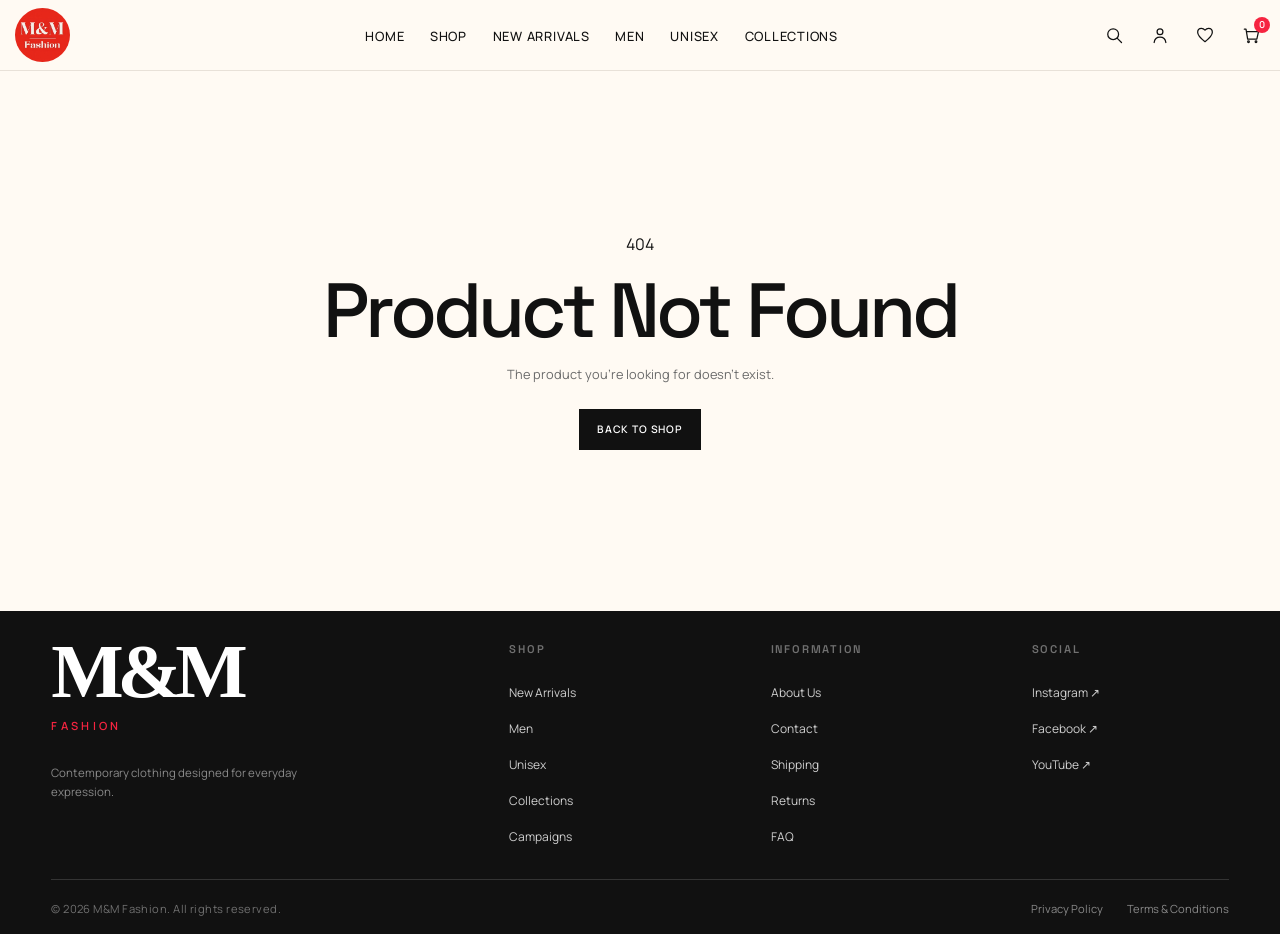
<file: product.html>
<!DOCTYPE html>
<html lang="en">
<head>
    <meta charset="UTF-8">
    <meta name="viewport" content="width=device-width, initial-scale=1.0">
    <title>Product | M&M Fashion</title>
    <link
    rel="icon"
    type="image/png"
    href="./assets/images/logo/favicon.png"
>
    <link
        rel="stylesheet"
        href="./css/style.css"
    >
</head>
<body>
      <header class="site-header">

    <!-- =========================================
     SEARCH PANEL
========================================= -->

<div
    class="search-panel"
    id="searchPanel"
    aria-hidden="true"
>

    <div class="search-panel-inner">

        <form
            class="search-form"
            id="searchForm"
        >

            <label
                for="searchInput"
                class="sr-only"
            >
                Search products
            </label>

            <input
                type="search"
                id="searchInput"
                placeholder="Search products..."
                autocomplete="off"
            >

            <button
                type="submit"
                class="search-submit"
                aria-label="Submit search"
            >
                →
            </button>

        </form>


        <button
            type="button"
            class="search-close"
            id="searchClose"
            aria-label="Close search"
        >
            ×
        </button>

    </div>

</div>

    <nav class="navbar container" aria-label="Main navigation">

        <!-- Brand -->
        <a href="index.html" class="brand-logo" aria-label="M&M Fashion Home">
            <img
                src="./assets/images/logo/mm-logo.jpg"
                alt="M&M Fashion"
                class="rounded-[50%] w-10 h-1"
            >
        </a>


        <!-- Desktop Navigation -->
        <ul class="nav-links">

            <li>
                <a href="index.html">Home</a>
            </li>

            <li>
                <a href="shop.html">Shop</a>
            </li>

            <li>
                <a href="index.html#latestDrop">New Arrivals</a>
            </li>

            <li>
                <a href="shop.html?filter=men">Men</a>
            </li>

            <li>
                <a href="shop.html?filter=unisex">Unisex</a>
            </li>

            <li>
                <a href="index.html#collection">
                    Collections
                </a>
            </li>

        </ul>


        <!-- Navigation Actions -->
        <div class="nav-actions">

            <!-- Search -->
            <button
    class="nav-icon-btn nav-tooltip"
    id="searchBtn"
    type="button"
    aria-label="Search"
    data-tooltip="Search"
>
    <svg
        viewBox="0 0 24 24"
        aria-hidden="true"
    >
        <circle cx="11" cy="11" r="6.5"></circle>
        <path d="M16 16L21 21"></path>
    </svg>
</button>


            <!-- Account -->
            
           <button
    type="button"
    class="nav-icon-btn nav-tooltip auth-account-trigger"
    id="accountBtn"
    aria-label="Account"
    data-tooltip="Account"
>
    <svg
        viewBox="0 0 24 24"
        aria-hidden="true"
    >
        <circle
            cx="12"
            cy="8"
            r="3.5"
        ></circle>

        <path
            d="M5 21C5.5 16.8 8 14.5 12 14.5C16 14.5 18.5 16.8 19 21"
        ></path>
    </svg>
</button>


            <!-- Wishlist -->
            <a
    href="wishlist.html"
    class="nav-icon-btn nav-tooltip"
    aria-label="Wishlist"
    data-tooltip="Wishlist"
>
    <svg
        viewBox="0 0 24 24"
        aria-hidden="true"
    >
        <path d="M20.8 8.8C20.8 13.5 12 20 12 20S3.2 13.5 3.2 8.8C3.2 6 5.2 4 7.7 4C9.4 4 10.9 4.9 12 6.2C13.1 4.9 14.6 4 16.3 4C18.8 4 20.8 6 20.8 8.8Z"></path>
    </svg>
</a>

            <!-- Cart -->
            <button
    type="button"
    class="nav-icon-btn cart-icon nav-tooltip"
    id="cartBtn"
    aria-label="Shopping cart"
    data-tooltip="Cart"
>
    <svg
        viewBox="0 0 24 24"
        aria-hidden="true"
    >
        <path d="M4 5H6L8 17H19L21 8H7"></path>
        <circle cx="9" cy="20" r="1"></circle>
        <circle cx="18" cy="20" r="1"></circle>
    </svg>

    <span
        class="cart-count"
        id="cartCount"
        aria-label="0 items in cart"
    >
        0
    </span>
</button>

               


        <!-- Mobile Menu Button -->
        <button
            class="mobile-menu-btn"
            id="mobileMenuBtn"
            type="button"
            aria-label="Open navigation menu"
            aria-expanded="false"
            aria-controls="mobileNav"
        >
            <span></span>
            <span></span>
            <span></span>
        </button>

    </nav>


    <!-- Mobile Navigation -->
    <div
        class="mobile-nav"
        id="mobileNav"
        aria-hidden="true"
    >

        <ul>

            <li>
                <a href="index.html">Home</a>
            </li>

            <li>
                <a href="shop.html">Shop</a>
            </li>

            <li>
                <a href="index.html#latestDrop">
                    New Arrivals
                </a>
            </li>

            <li>
                <a href="shop.html?filter=men">
                    Men
                </a>
            </li>

            <li>
                <a href="shop.html?filter=unisex">
                    Unisex
                </a>
            </li>

            <li>
                <a href="index.html#collection">
                    Collections
                </a>
            </li>

       <li>
    <button
        type="button"
        class="mobile-auth-account auth-account-trigger"
    >
        Account
    </button>
</li>

            <li>
                <a href="wishlist.html">Wishlist</a>
            </li>

            <li>
                <a href="cart.html">Cart</a>
            </li>

        </ul>

    </div>

</header>
    
    <main id="productPage" class="product-page">

    <div class="container">

        <!-- Breadcrumb -->
        <div class="product-breadcrumb">
            <a href="index.html">Home</a>
            <span>/</span>
            <a href="shop.html">Shop</a>
            <span>/</span>
            <span id="productBreadcrumbName">Product</span>
        </div>


        <!-- Product Main Section -->

        <div class="product-main">

            <!-- =================================
                 LEFT: PRODUCT GALLERY
            ================================== -->

            <div class="product-gallery">

                <div class="product-main-image-wrapper">

                    <img
                        id="productMainImage"
                        class="product-main-image"
                        src=""
                        alt=""
                    >

                </div>

                 <div
        class="product-thumbnails"
        id="productThumbnails"
    ></div>

            </div>


            <!-- =================================
                 RIGHT: PRODUCT INFO
            ================================== -->

            <div class="product-details">

                <p
                    id="productCategory"
                    class="product-category"
                ></p>



                <h1
                    id="productName"
                    class="product-name"
                ></h1>


                <div class="product-price-row">

                    <span
                        id="productPrice"
                        class="product-price"
                    ></span>

                    <span
                        id="productOldPrice"
                        class="product-old-price"
                    ></span>

                    <span
                        id="productDiscount"
                        class="product-discount"
                    ></span>

                </div>


                <!-- COLOR -->

                <div class="product-option">

                    <div class="product-option-header">

                        <span>
                            Colour
                        </span>

                        <strong id="selectedColor">
                            Select
                        </strong>

                    </div>

                    <div
                        id="productColors"
                        class="product-colors"
                    >
                        <!-- JS -->
                    </div>

                </div>


                <!-- SIZE -->

                <div class="product-option">

                    <div class="product-option-header">

                        <span>
                            Size
                        </span>

                        <button
                            type="button"
                            id="sizeGuideBtn"
                            class="size-guide-btn"
                        >
                            Size Guide
                        </button>

                    </div>

                    <div
                        id="productSizes"
                        class="product-sizes"
                    >
                        <!-- JS -->
                    </div>

                </div>


                <!-- QUANTITY -->

                <div class="product-option">

                    <div class="product-option-header">

                        <span>
                            Quantity
                        </span>

                    </div>

                    <div class="product-quantity">

                        <button
                            type="button"
                            id="quantityMinus"
                        >
                            −
                        </button>

                        <span id="productQuantity">
                            1
                        </span>

                        <button
                            type="button"
                            id="quantityPlus"
                        >
                            +
                        </button>

                    </div>

                </div>


                <!-- ADD TO CART -->

                <button
                    type="button"
                    id="productAddToCartBtn"
                    class="product-add-cart-btn"
                >
                    Add to Cart
                </button>


                <!-- WISHLIST -->

                <button
                    type="button"
                    id="productWishlistBtn"
                    class="product-wishlist-btn"
                >
                    ♡ Add to Wishlist
                </button>

                <button
    type="button"
    class="product-reviews-trigger"
    id="reviewsToggle"
    aria-expanded="false"
    aria-controls="reviewsContent"
>
    <span class="reviews-stars">
        ★★★★★
    </span>

    <span
        id="reviewsAverage"
        class="reviews-average"
    >
        4.8
    </span>

    <span
        id="reviewsCount"
        class="reviews-count"
    >
        24 Reviews
    </span>

    <span class="reviews-arrow">
        +
    </span>
</button>

<div
    class="reviews-content"
    id="reviewsContent"
    hidden
>
    <div
        class="reviews-list"
        id="reviewsList"
    ></div>

    <button
        type="button"
        class="write-review-btn"
    >
        Write a Review
    </button>
</div>

            </div>

        </div>

    </div>

    <div
    class="cart-drawer-overlay"
    id="cartDrawerOverlay"
    aria-hidden="true"
></div>

<aside
    class="cart-drawer"
    id="cartDrawer"
    aria-hidden="true"
    aria-labelledby="cartDrawerTitle"
>

    <div class="cart-drawer-header">

        <div>

            <span class="cart-drawer-eyebrow">
                YOUR SELECTION
            </span>

            <h2 id="cartDrawerTitle">
                Cart
            </h2>

        </div>

        <div class="cart-header-actions">

            <button
                type="button"
                class="clear-cart-btn"
                id="clearCartBtn"
            >
                Clear Cart
            </button>

            <button
                type="button"
                class="cart-drawer-close"
                id="cartDrawerClose"
                aria-label="Close shopping cart"
            >
                ×
            </button>

        </div>

    </div>

    <div
        class="cart-items"
        id="cartItems"
    ></div>

    <div
        class="cart-empty"
        id="cartEmpty"
    >
        <span class="cart-empty-symbol">
            ♡
        </span>

        <h3>Your cart is empty</h3>

        <p>
            Looks like you haven't added anything yet.
        </p>

        <button
            type="button"
            class="cart-empty-btn"
            id="cartEmptyClose"
        >
            Continue Shopping
        </button>
    </div>

  <!-- =========================================
     CART DRAWER        
========================================= -->


    <div class="cart-drawer-footer">

        <div class="cart-summary">

            <span>Subtotal</span>

            <strong id="cartSubtotal">
                ₹0
            </strong>

        </div>

        <p class="cart-note">
            Shipping and taxes calculated at checkout.
        </p>

        <a
            href="cart.html"
            class="cart-checkout-btn"
        >
            View Cart
            <span>→</span>
        </a>

    </div>

</aside>

    <!-- =========================================
     SIZE GUIDE MODAL
========================================= -->

<div
    class="size-guide-overlay"
    id="sizeGuideOverlay"
    aria-hidden="true"
></div>


<div
    class="size-guide-modal"
    id="sizeGuideModal"
    role="dialog"
    aria-modal="true"
    aria-labelledby="sizeGuideTitle"
    aria-hidden="true"
>

    <div class="size-guide-header">

        <div>

            <p class="size-guide-eyebrow">
                FIND YOUR FIT
            </p>

            <h2 id="sizeGuideTitle">
                Size Guide
            </h2>

        </div>


        <button
            type="button"
            class="size-guide-close"
            id="sizeGuideClose"
            aria-label="Close size guide"
        >
            ×
        </button>

    </div>


    <div class="size-guide-content">

        <p class="size-guide-description">
            Measurements are approximate. Choose the
            size closest to your body measurements.
        </p>


        <div class="size-table-wrapper">

            <table class="size-table">

                <thead>

                    <tr>

                        <th>
                            Size
                        </th>

                        <th>
                            Chest
                        </th>

                        <th>
                            Waist
                        </th>

                        <th>
                            Length
                        </th>

                    </tr>

                </thead>


                <tbody>

                    <tr>
                        <td>S</td>
                        <td>36"</td>
                        <td>30"</td>
                        <td>27"</td>
                    </tr>

                    <tr>
                        <td>M</td>
                        <td>38"</td>
                        <td>32"</td>
                        <td>28"</td>
                    </tr>

                    <tr>
                        <td>L</td>
                        <td>40"</td>
                        <td>34"</td>
                        <td>29"</td>
                    </tr>

                    <tr>
                        <td>XL</td>
                        <td>42"</td>
                        <td>36"</td>
                        <td>30"</td>
                    </tr>

                    <tr>
                        <td>XXL</td>
                        <td>44"</td>
                        <td>38"</td>
                        <td>31"</td>
                    </tr>

                </tbody>

            </table>

        </div>

    </div>

</div>

<section class="product-info-accordions">

    <div class="container">

        <div class="product-accordion">

            <button
                type="button"
                class="product-accordion-btn"
                aria-expanded="false"
            >
                <span>
                    Description & Fit
                </span>

                <span class="product-accordion-icon">
                    +
                </span>
            </button>

            <div
                class="product-accordion-content"
                hidden
            >
                <p id="productDescription"></p>
                <p id="productFit"></p>
            </div>

        </div>


        <div class="product-accordion">

            <button
                type="button"
                class="product-accordion-btn"
                aria-expanded="false"
            >
                <span>
                    Material & Care
                </span>

                <span class="product-accordion-icon">
                    +
                </span>
            </button>

            <div
                class="product-accordion-content"
                hidden
            >
                <p id="productMaterial"></p>
                <p id="productCare"></p>
            </div>

        </div>


        <div class="product-accordion">

            <button
                type="button"
                class="product-accordion-btn"
                aria-expanded="false"
            >
                <span>
                    Delivery & Payment
                </span>

                <span class="product-accordion-icon">
                    +
                </span>
            </button>

            <div
                class="product-accordion-content"
                hidden
            >
                <p id="productDelivery"></p>
                <p id="productPayment"></p>
            </div>

        </div>

    </div>

</section>

<!-- =========================================
     SIMILAR ITEMS
========================================= -->

<section class="product-related-section">

    <div class="container">

        <div class="product-related-header">

            <div>

                <p class="section-eyebrow">
                    YOU MAY ALSO LIKE
                </p>

                <h2 class="product-related-title">
                    Similar Items
                </h2>

            </div>

            <a
                href="shop.html"
                class="product-related-link"
            >
                View All →
            </a>

        </div>


        <div
            class="product-related-grid"
            id="similarProductsGrid"
        ></div>

    </div>

</section>


<!-- =========================================
     OTHERS ALSO BOUGHT
========================================= -->

<section class="product-related-section product-also-bought">

    <div class="container">

        <div class="product-related-header">

            <div>

                <p class="section-eyebrow">
                    COMPLETE THE LOOK
                </p>

                <h2 class="product-related-title">
                    Customers Also Bought
                </h2>

            </div>

        </div>


        <div
            class="product-related-grid"
            id="alsoBoughtGrid"
        ></div>

    </div>

</section>

</main>

<footer class="site-footer">

    <div class="footer-container">

        <!-- BRAND -->

        <div class="footer-brand">

            <a href="#" class="footer-logo">
                M&M
            </a>

            <p class="footer-tagline">
                FASHION
            </p>

            <p class="footer-description">
                Contemporary clothing designed for
                everyday expression.
            </p>

        </div>


        <!-- SHOP -->

        <div class="footer-column">

            <h3>SHOP</h3>

            <ul>

                <li>
                    <a href="index.html#latestDrop">
                        New Arrivals
                    </a>
                </li>

                <li>
                    <a href="shop.html?filter=men">
                        Men
                    </a>
                </li>

                <li>
                    <a href="shop.html?filter=unisex">
                        Unisex
                    </a>
                </li>

                <li>
                    <a href="index.html#collection">
                        Collections
                    </a>
                </li>

                <li>
                    <a href="index.html#campaign">
                        Campaigns
                    </a>
                </li>

            </ul>

        </div>


        <!-- INFORMATION -->

        <div class="footer-column">

            <h3>INFORMATION</h3>

            <ul>

                <li>
                    <a href="#aboutus">
                        About Us
                    </a>
                </li>

                <li>
                    <a href="tel:+917980517705">
                        Contact
                    </a>
                </li>

                <li>
                    <a href="#">
                        Shipping
                    </a>
                </li>

                <li>
                    <a href="#">
                        Returns
                    </a>
                </li>

                <li>
                    <a href="#">
                        FAQ
                    </a>
                </li>

            </ul>

        </div>


        <!-- SOCIAL -->

        <div class="footer-column footer-social-column">

            <h3>SOCIAL</h3>

            <ul>

                <li>
                    <a href="https://www.instagram.com/mandmfashion_2025?igsh=MXN0bHIdmc1M3BhOA" target="_blank">
                        Instagram ↗
                    </a>
                </li>

                <li>
                    <a href="#" target="_blank">
                        Facebook ↗
                    </a>
                </li>

                <li>
                    <a href="#" target="_blank">
                        YouTube ↗
                    </a>
                </li>

            </ul>

        </div>

    </div>


    <!-- FOOTER BOTTOM -->

    <div class="footer-bottom">

        <p>
            © 2026 M&M Fashion. All rights reserved.
        </p>

        <div class="footer-legal">

            <a href="#">
                Privacy Policy
            </a>

            <a href="#">
                Terms & Conditions
            </a>

        </div>

    </div>

</footer>
<div
    class="auth-overlay"
    id="authOverlay"
    hidden
>

    <!-- CLOSE -->
    <button
        type="button"
        class="auth-close"
        id="authClose"
        aria-label="Close authentication"
    >
        ×
    </button>


    <div class="auth-modal-container">

        <div class="auth-card">

            <!-- BACKGROUND -->

            <div
                class="auth-bg signup-bg"
                id="authCardBg"
            ></div>


            <!-- SIGNUP HERO -->

            <section
                class="auth-hero auth-hero-signup active"
                id="authSignupHero"
            >

                <p class="auth-eyebrow">
                    M&M FASHION
                </p>

                <h1>
                    Welcome Back!
                </h1>

                <p>
                    Already have an account?
                    Sign in to continue shopping.
                </p>

                <button
                    type="button"
                    class="auth-outline-btn"
                    id="showSigninBtn"
                >
                    SIGN IN
                </button>

            </section>


            <!-- SIGNUP FORM -->

            <section
                class="auth-form signup-form active"
                id="authSignupForm"
            >

                <div class="auth-form-inner">

                    <h2>
                        Create Account
                    </h2>

                    <div class="auth-socials">

                        <button type="button">f</button>

                        <button type="button">𝕏</button>

                        <button type="button">in</button>

                    </div>

                    <p class="auth-divider-text">
                        Or use your email address
                    </p>


                    <form>


<div class="auth-field">

    <label for="signupName">
        Full Name
        <span class="required-mark">*</span>
    </label>

    <input
        type="text"
        id="signupName"
        placeholder="Enter your full name"
    >

    <small
        class="auth-field-error"
        id="signupNameError"
    ></small>

</div>


<div class="auth-field">

    <label for="signupEmail">
        Email
        <span class="required-mark">*</span>
    </label>

    <input
        type="email"
        id="signupEmail"
        placeholder="Enter your email"
    >

    <small
        class="auth-field-error"
        id="signupEmailError"
    ></small>

</div>


<div class="auth-field">

    <label for="signupPhone">
        Phone
        <span class="required-mark">*</span>
    </label>

    <input
        type="tel"
        id="signupPhone"
        placeholder="Enter 10 digit phone number"
        inputmode="numeric"
    >

    <small
        class="auth-field-error"
        id="signupPhoneError"
    ></small>

</div>


<div class="auth-field">

    <label for="signupPassword">
        Password
        <span class="required-mark">*</span>
    </label>

    <input
        type="password"
        id="signupPassword"
        placeholder="Minimum 8 characters"
    >

    <small
        class="auth-field-error"
        id="signupPasswordError"
    ></small>

</div>


<div class="auth-field">

    <label for="signupConfirmPassword">
        Confirm Password
        <span class="required-mark">*</span>
    </label>

    <input
        type="password"
        id="signupConfirmPassword"
        placeholder="Re-enter your password"
    >

    <small
        class="auth-field-error"
        id="signupConfirmPasswordError"
    ></small>

</div>

                        <button
                            type="submit"
                            class="auth-submit-btn"
                            
                        >
                            CREATE ACCOUNT
                        </button>

                    </form>

                </div>

            </section>


            <!-- SIGNIN HERO -->

            <section
                class="auth-hero auth-hero-signin"
                id="authSigninHero"
            >

                <p class="auth-eyebrow">
                    M&M FASHION
                </p>

                <h1>
                    Hey There!
                </h1>

                <p>
                    New to M&M?
                    Create an account and start shopping.
                </p>

                <button
                    type="button"
                    class="auth-outline-btn"
                    id="showSignupBtn"
                >
                    SIGN UP
                </button>

            </section>


            <!-- SIGNIN FORM -->

            <section
                class="auth-form signin-form"
                id="authSigninForm"
            >

                <div class="auth-form-inner">

                    <h2>
                        Welcome Back
                    </h2>

                    <div class="auth-socials">

                        <button type="button">f</button>

                        <button type="button">𝕏</button>

                        <button type="button">in</button>

                    </div>

                    <p class="auth-divider-text">
                        Or use your email address
                    </p>


                    <form>

                       <div class="auth-field">

    <label for="signinEmail">
        Email
        <span class="required-mark">*</span>
    </label>

    <input
        type="email"
        id="signinEmail"
        placeholder="Enter your email"
    >

    <small
        class="auth-field-error"
        id="signinEmailError"
    ></small>

</div>


<div class="auth-field">

    <label for="signinPassword">
        Password
        <span class="required-mark">*</span>
    </label>

    <input
        type="password"
        id="signinPassword"
        placeholder="Enter your password"
    >

    <small
        class="auth-field-error"
        id="signinPasswordError"
    ></small>

</div>

                        <a
                            href="#"
                            class="forgot-password"
                        >
                            Forgot password?
                        </a>

                        <button
                            type="submit"
                            class="auth-submit-btn"
                            
                        >
                            SIGN IN
                        </button>

                    </form>

                </div>

            </section>

        </div>

    </div>

</div>

<script src="./js/products.js"></script>
<script src="./js/main.js"></script>
<script src="./js/product.js"></script>
<script src="./js/auth.js"></script>
</body>
</html>
</file>
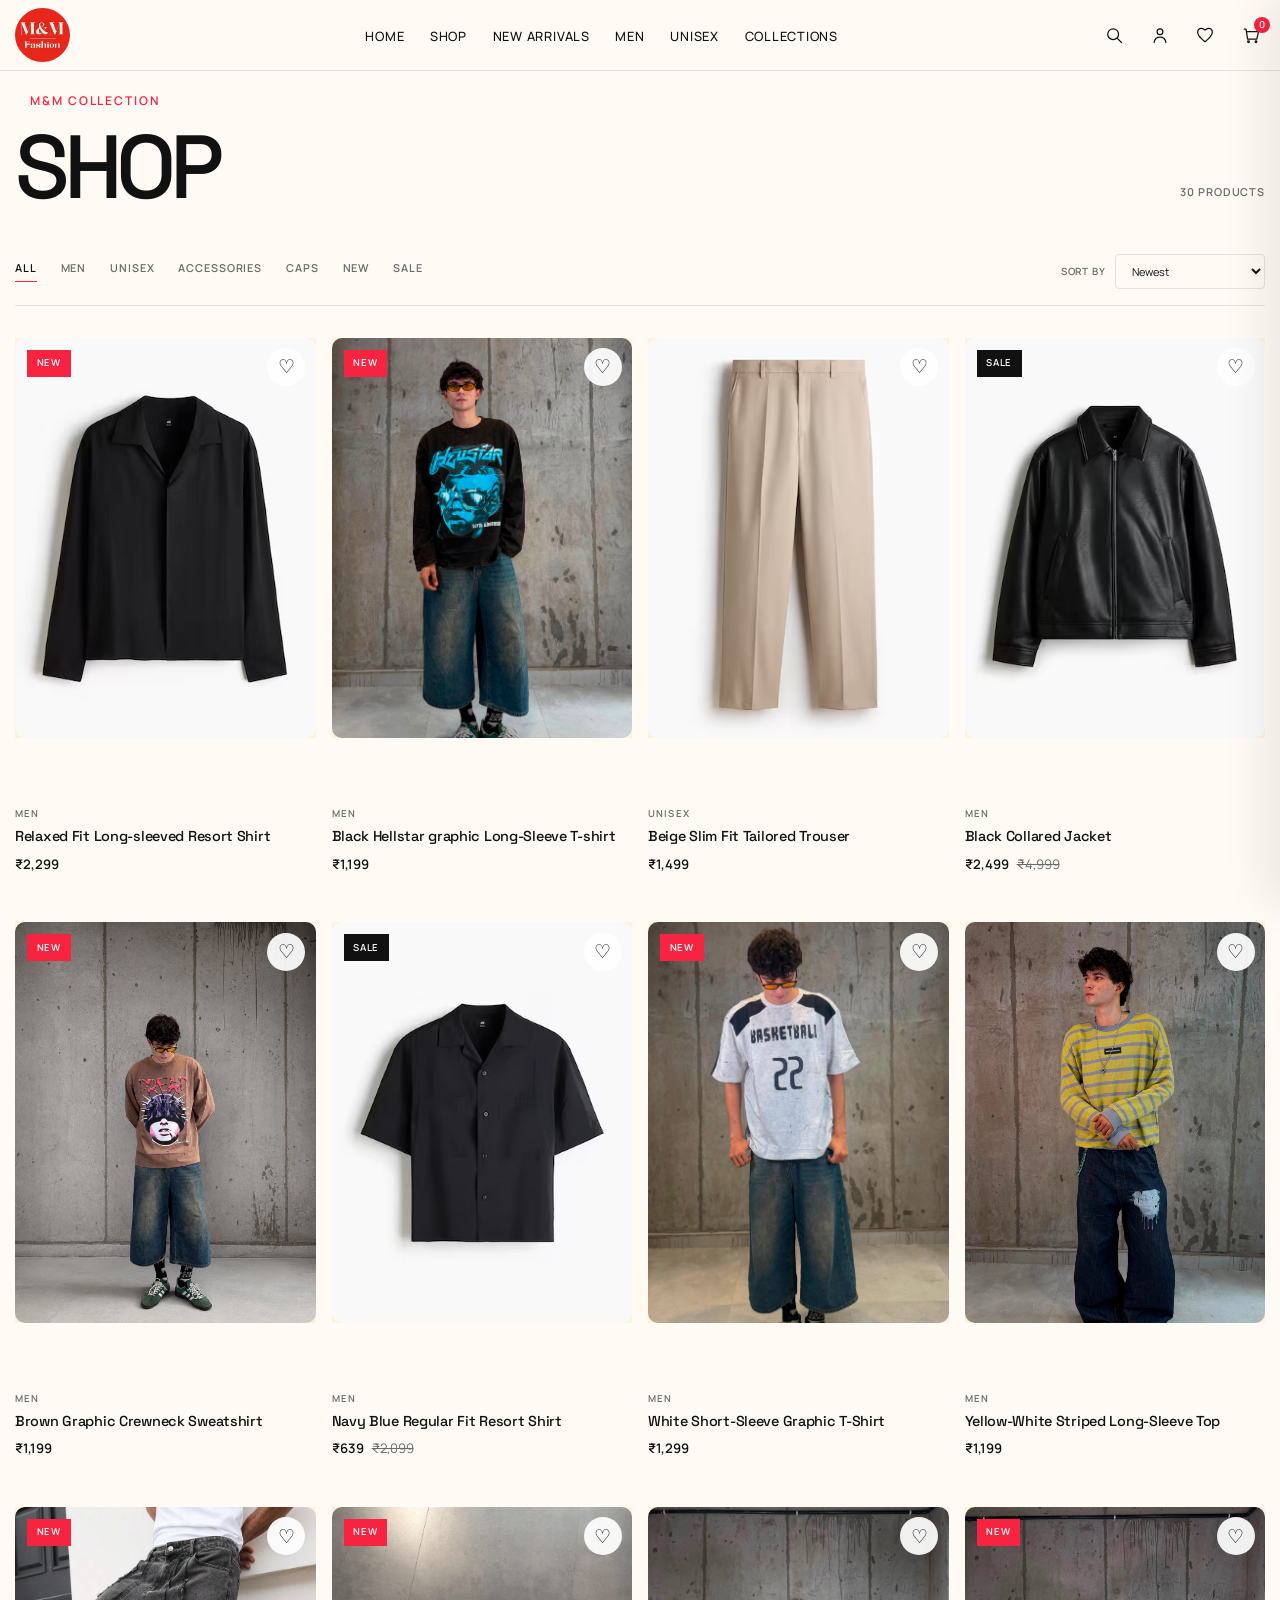
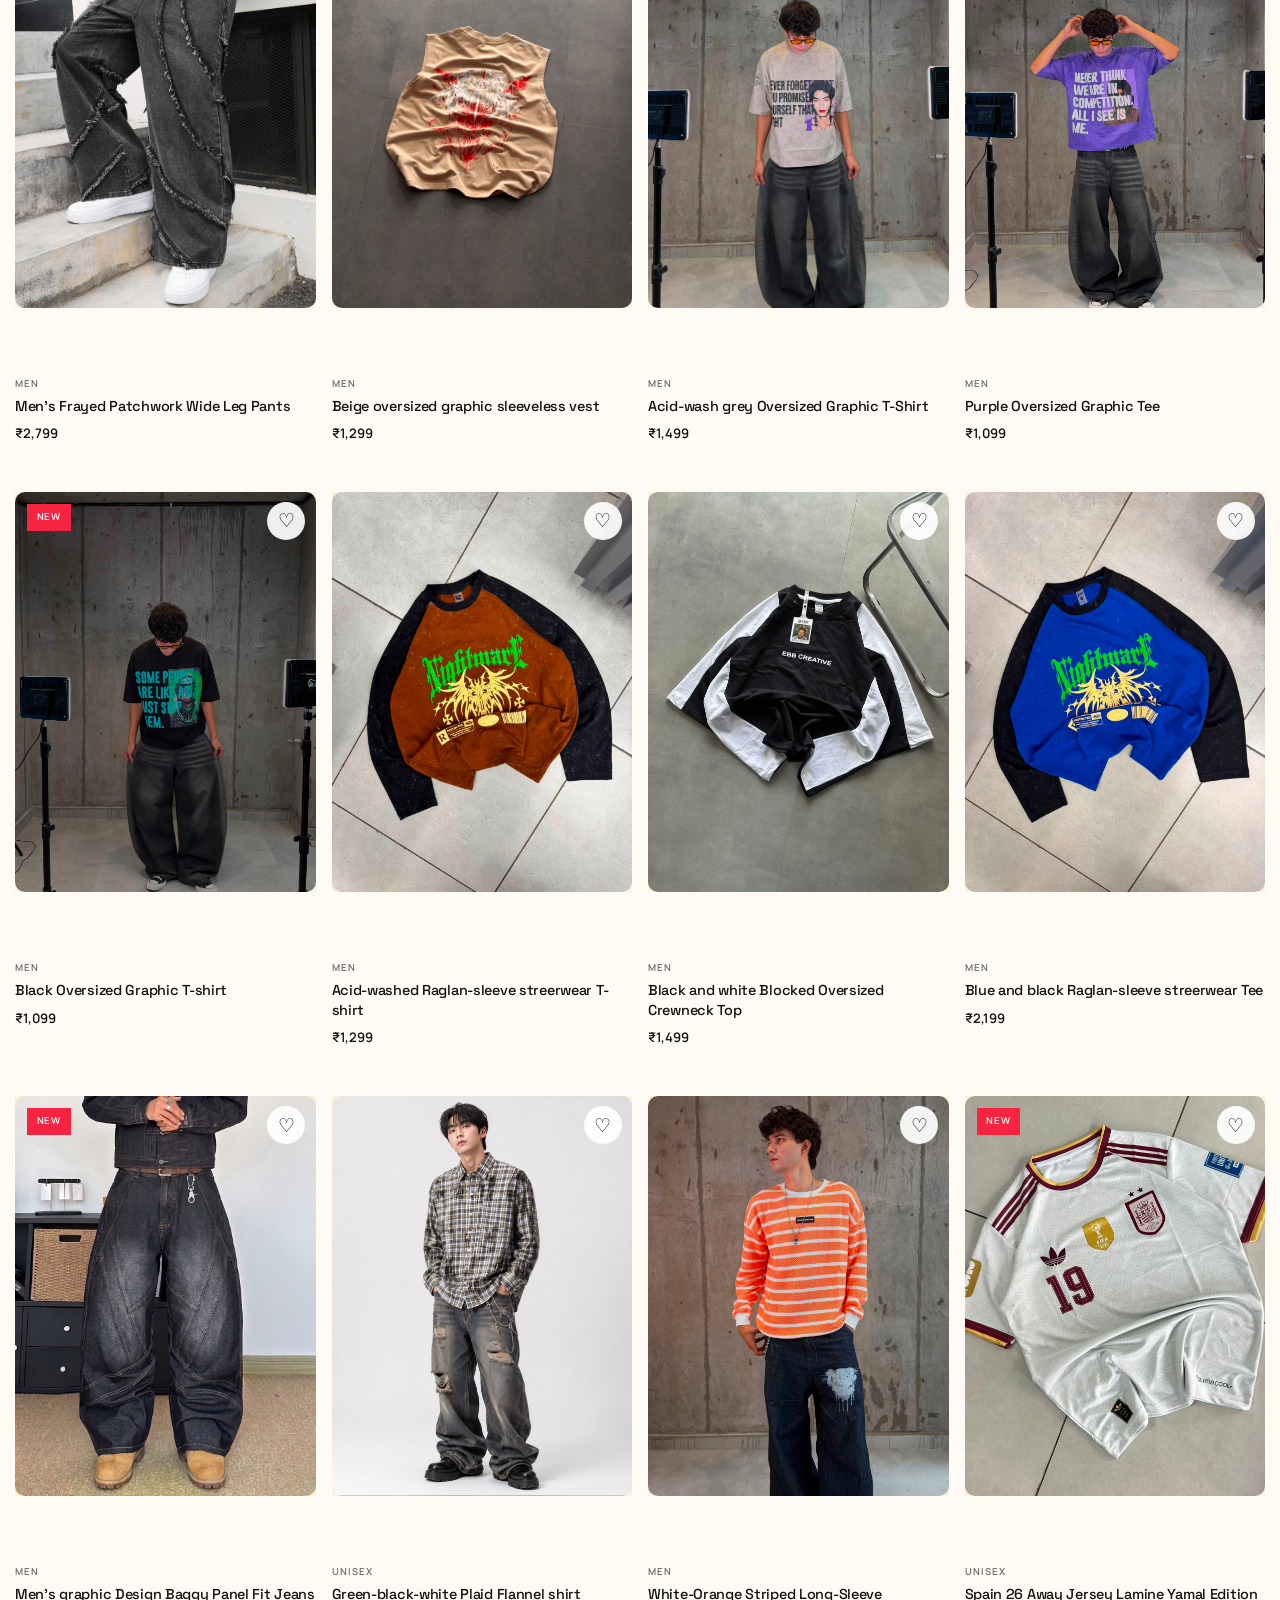
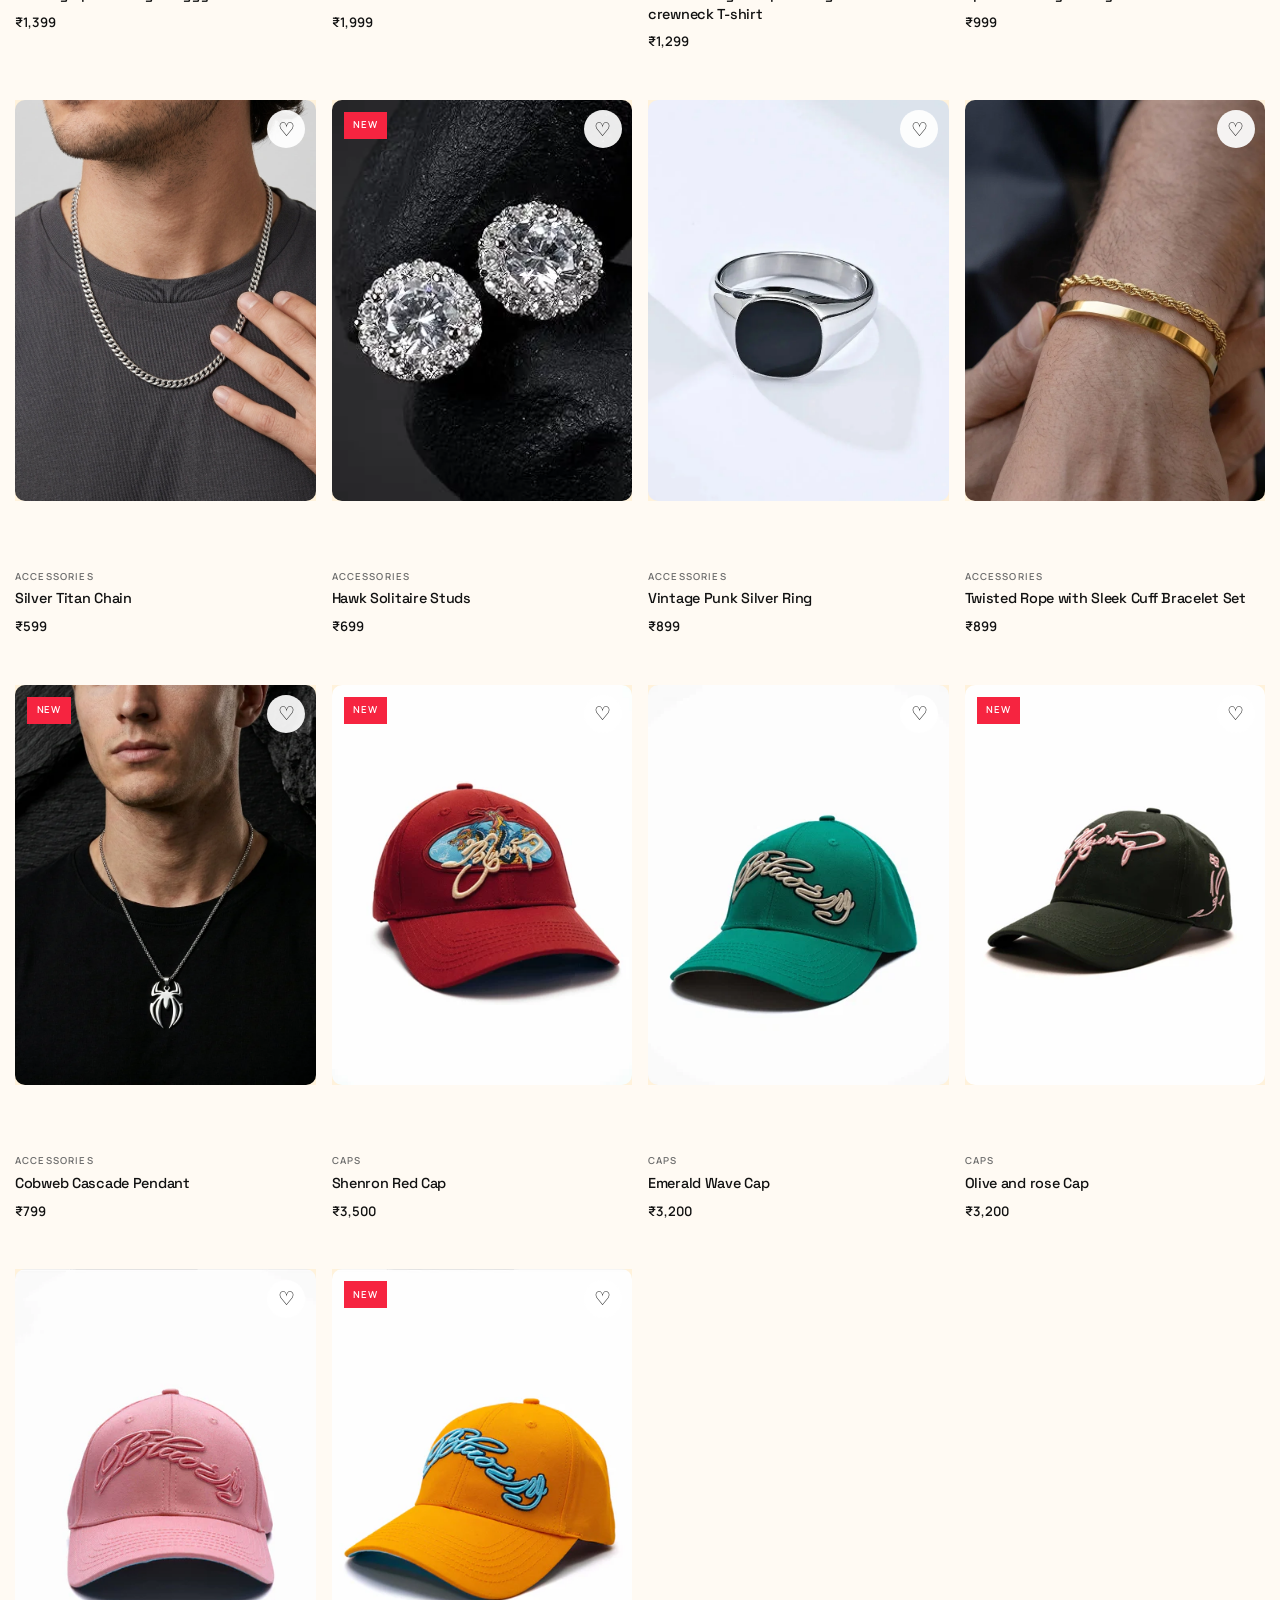
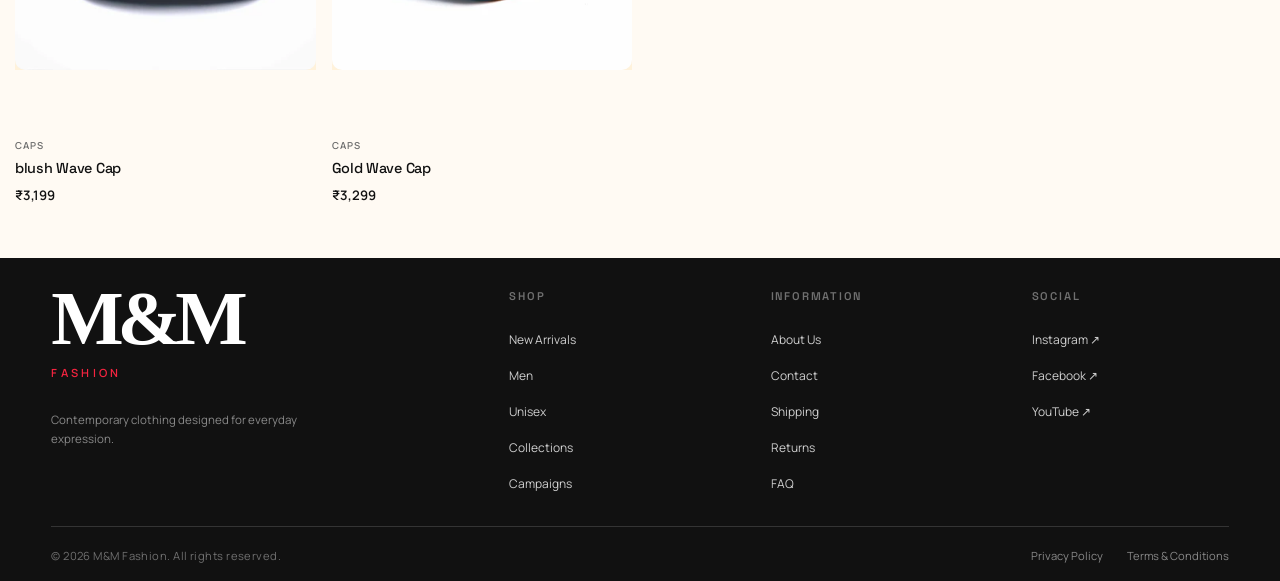
<file: shop.html>
<!DOCTYPE html>
<html lang="en">

<head>

    <meta charset="UTF-8">

    <meta
        name="viewport"
        content="width=device-width, initial-scale=1.0"
    >

    <title>Shop | M&M Fashion</title>

    <link
    rel="icon"
    type="image/png"
    href="./assets/images/logo/favicon.png"
>

    <link
        rel="stylesheet"
        href="./css/style.css"
    >

</head>


<body>


    <!-- =========================================
         NAVBAR
    ========================================== -->

  <header class="site-header">

    <!-- =========================================
     SEARCH PANEL
========================================= -->

<div
    class="search-panel"
    id="searchPanel"
    aria-hidden="true"
>

    <div class="search-panel-inner">

        <form
            class="search-form"
            id="searchForm"
        >

            <label
                for="searchInput"
                class="sr-only"
            >
                Search products
            </label>

            <input
                type="search"
                id="searchInput"
                placeholder="Search products..."
                autocomplete="off"
            >

            <button
                type="submit"
                class="search-submit"
                aria-label="Submit search"
            >
                →
            </button>

        </form>


        <button
            type="button"
            class="search-close"
            id="searchClose"
            aria-label="Close search"
        >
            ×
        </button>

    </div>

</div>

    <nav class="navbar container" aria-label="Main navigation">

        <!-- Brand -->
        <a href="index.html" class="brand-logo" aria-label="M&M Fashion Home">
            <img
                src="./assets/images/logo/mm-logo.jpg"
                alt="M&M Fashion"
                class="rounded-[50%] w-10 h-1"
            >
        </a>


        <!-- Desktop Navigation -->
        <ul class="nav-links">

            <li>
                <a href="index.html">Home</a>
            </li>

            <li>
                <a href="shop.html">Shop</a>
            </li>

            <li>
                <a href="index.html#latestDrop">New Arrivals</a>
            </li>

            <li>
                <a href="shop.html?filter=men">Men</a>
            </li>

            <li>
                <a href="shop.html?filter=unisex">Unisex</a>
            </li>

            <li>
                <a href="index.html#collection">
                    Collections
                </a>
            </li>

        </ul>


        <!-- Navigation Actions -->
        <div class="nav-actions">

            <!-- Search -->
            <button
    class="nav-icon-btn nav-tooltip"
    id="searchBtn"
    type="button"
    aria-label="Search"
    data-tooltip="Search"
>
    <svg
        viewBox="0 0 24 24"
        aria-hidden="true"
    >
        <circle cx="11" cy="11" r="6.5"></circle>
        <path d="M16 16L21 21"></path>
    </svg>
</button>


            <!-- Account -->
            
           <button
    type="button"
    class="nav-icon-btn nav-tooltip auth-account-trigger"
    id="accountBtn"
    aria-label="Account"
    data-tooltip="Account"
>
    <svg
        viewBox="0 0 24 24"
        aria-hidden="true"
    >
        <circle
            cx="12"
            cy="8"
            r="3.5"
        ></circle>

        <path
            d="M5 21C5.5 16.8 8 14.5 12 14.5C16 14.5 18.5 16.8 19 21"
        ></path>
    </svg>
</button>


            <!-- Wishlist -->
            <a
    href="wishlist.html"
    class="nav-icon-btn nav-tooltip"
    aria-label="Wishlist"
    data-tooltip="Wishlist"
>
    <svg
        viewBox="0 0 24 24"
        aria-hidden="true"
    >
        <path d="M20.8 8.8C20.8 13.5 12 20 12 20S3.2 13.5 3.2 8.8C3.2 6 5.2 4 7.7 4C9.4 4 10.9 4.9 12 6.2C13.1 4.9 14.6 4 16.3 4C18.8 4 20.8 6 20.8 8.8Z"></path>
    </svg>
</a>

            <!-- Cart -->
            <button
    type="button"
    class="nav-icon-btn cart-icon nav-tooltip"
    id="cartBtn"
    aria-label="Shopping cart"
    data-tooltip="Cart"
>
    <svg
        viewBox="0 0 24 24"
        aria-hidden="true"
    >
        <path d="M4 5H6L8 17H19L21 8H7"></path>
        <circle cx="9" cy="20" r="1"></circle>
        <circle cx="18" cy="20" r="1"></circle>
    </svg>

    <span
        class="cart-count"
        id="cartCount"
        aria-label="0 items in cart"
    >
        0
    </span>
</button>

               


        <!-- Mobile Menu Button -->
        <button
            class="mobile-menu-btn"
            id="mobileMenuBtn"
            type="button"
            aria-label="Open navigation menu"
            aria-expanded="false"
            aria-controls="mobileNav"
        >
            <span></span>
            <span></span>
            <span></span>
        </button>

    </nav>


    <!-- Mobile Navigation -->
    <div
        class="mobile-nav"
        id="mobileNav"
        aria-hidden="true"
    >

        <ul>

            <li>
                <a href="index.html">Home</a>
            </li>

            <li>
                <a href="shop.html">Shop</a>
            </li>

            <li>
                <a href="index.html#latestDrop">
                    New Arrivals
                </a>
            </li>

            <li>
                <a href="shop.html?filter=men">
                    Men
                </a>
            </li>

            <li>
                <a href="shop.html?filter=unisex">
                    Unisex
                </a>
            </li>

            <li>
                <a href="index.html#collection">
                    Collections
                </a>
            </li>

            <li>
    <button
        type="button"
        class="mobile-auth-account auth-account-trigger"
    >
        Account
    </button>
</li>

            <li>
                <a href="wishlist.html">Wishlist</a>
            </li>

            <li>
                <a href="cart.html">Cart</a>
            </li>

        </ul>

    </div>

</header>



    <!-- =========================================
         SHOP PAGE
    ========================================== -->

    <main>

        <section class="shop-page section">

            <div class="container">


                <!-- SHOP HEADER -->

                <div class="shop-header">

                    <div>

                        <p class="section-eyebrow">
                            M&M COLLECTION
                        </p>

                        <h1 class="shop-title">
                            Shop
                        </h1>

                    </div>

                    <p
                        class="shop-product-count"
                        id="shopProductCount"
                    >
                        0 Products
                    </p>

                </div>

                


                <!-- =================================
                     FILTER + SORT
                ================================== -->

                <div
    class="shop-search-state"
    id="shopSearchState"
    hidden
>
    <span>Search results for</span>

    <strong id="shopSearchQuery"></strong>

    <button
        type="button"
        id="clearShopSearch"
        class="clear-shop-search"
    >
        Clear Search
    </button>
</div>

                <div class="shop-toolbar">


                    <!-- FILTERS -->

                    <div
                        class="shop-filters"
                        role="group"
                        aria-label="Product filters"
                    >

                        <button
                            type="button"
                            class="shop-filter active"
                            data-filter="all"
                        >
                            All
                        </button>

                        <button
                            type="button"
                            class="shop-filter"
                            data-filter="men"
                        >
                            Men
                        </button>

                        <button
                            type="button"
                            class="shop-filter"
                            data-filter="unisex"
                        >
                            Unisex
                        </button>

                        <button
    type="button"
    class="shop-filter"
    data-filter="accessories"
>
    Accessories
</button>

<button
    type="button"
    class="shop-filter"
    data-filter="caps"
>
    Caps
</button>

                        <button
                            type="button"
                            class="shop-filter"
                            data-filter="new"
                        >
                            New
                        </button>

                        <button
                            type="button"
                            class="shop-filter"
                            data-filter="sale"
                        >
                            Sale
                        </button>

                    </div>


                    <!-- SORT -->

                    <div class="shop-sort">

                        <label
                            for="sortProducts"
                        >
                            Sort by
                        </label>

                        <select
                            id="sortProducts"
                            name="sortProducts"
                        >

                            <option value="newest">
                                Newest
                            </option>

                            <option value="price-low">
                                Price: Low to High
                            </option>

                            <option value="price-high">
                                Price: High to Low
                            </option>

                        </select>

                    </div>

                </div>


                <!-- =================================
                     PRODUCT GRID
                ================================== -->

                <div
                    class="shop-product-grid"
                    id="shopProductGrid"
                >
                    <!--
                        JavaScript will generate
                        product cards here.
                    -->
                </div>


                <!-- =================================
                     NO RESULTS
                ================================== -->

                <div
                    class="shop-no-results"
                    id="shopNoResults"
                    hidden
                >

                    <span class="shop-no-results-symbol">
                        ×
                    </span>

                    <h2>
                        No products found
                    </h2>

                    <p>
                        Try another category or
                        change your filters.
                    </p>

                    <button
                        type="button"
                        class="shop-reset-btn"
                        id="resetShopFilters"
                    >
                        Clear Filters
                    </button>

                </div>

            </div>

        </section>

    </main>


    <!-- =========================================
         FOOTER
    ========================================== -->

    
<footer class="site-footer">

    <div class="footer-container">

        <!-- BRAND -->

        <div class="footer-brand">

            <a href="#" class="footer-logo">
                M&M
            </a>

            <p class="footer-tagline">
                FASHION
            </p>

            <p class="footer-description">
                Contemporary clothing designed for
                everyday expression.
            </p>

        </div>


        <!-- SHOP -->

        <div class="footer-column">

            <h3>SHOP</h3>

            <ul>

                <li>
                    <a href="index.html#latestDrop">
                        New Arrivals
                    </a>
                </li>

                <li>
                    <a href="shop.html?filter=men">
                        Men
                    </a>
                </li>

                <li>
                    <a href="shop.html?filter=unisex">
                        Unisex
                    </a>
                </li>

                <li>
                    <a href="index.html#collection">
                        Collections
                    </a>
                </li>

                <li>
                    <a href="index.html#campaign">
                        Campaigns
                    </a>
                </li>

            </ul>

        </div>


        <!-- INFORMATION -->

        <div class="footer-column">

            <h3>INFORMATION</h3>

            <ul>

                <li>
                    <a href="#aboutus">
                        About Us
                    </a>
                </li>

                <li>
                    <a href="tel:+917980517705">
                        Contact
                    </a>
                </li>

                <li>
                    <a href="#">
                        Shipping
                    </a>
                </li>

                <li>
                    <a href="#">
                        Returns
                    </a>
                </li>

                <li>
                    <a href="#">
                        FAQ
                    </a>
                </li>

            </ul>

        </div>


        <!-- SOCIAL -->

        <div class="footer-column footer-social-column">

            <h3>SOCIAL</h3>

            <ul>

                <li>
                    <a href="https://www.instagram.com/mandmfashion_2025?igsh=MXN0bHIdmc1M3BhOA" target="_blank">
                        Instagram ↗
                    </a>
                </li>

                <li>
                    <a href="#" target="_blank">
                        Facebook ↗
                    </a>
                </li>

                <li>
                    <a href="#" target="_blank">
                        YouTube ↗
                    </a>
                </li>

            </ul>

        </div>

    </div>


    <!-- FOOTER BOTTOM -->

    <div class="footer-bottom">

        <p>
            © 2026 M&M Fashion. All rights reserved.
        </p>

        <div class="footer-legal">

            <a href="#">
                Privacy Policy
            </a>

            <a href="#">
                Terms & Conditions
            </a>

        </div>

    </div>

</footer>

<div
    class="auth-overlay"
    id="authOverlay"
    hidden
>

    <!-- CLOSE -->
    <button
        type="button"
        class="auth-close"
        id="authClose"
        aria-label="Close authentication"
    >
        ×
    </button>


    <div class="auth-modal-container">

        <div class="auth-card">

            <!-- BACKGROUND -->

            <div
                class="auth-bg signup-bg"
                id="authCardBg"
            ></div>


            <!-- SIGNUP HERO -->

            <section
                class="auth-hero auth-hero-signup active"
                id="authSignupHero"
            >

                <p class="auth-eyebrow">
                    M&M FASHION
                </p>

                <h1>
                    Welcome Back!
                </h1>

                <p>
                    Already have an account?
                    Sign in to continue shopping.
                </p>

                <button
                    type="button"
                    class="auth-outline-btn"
                    id="showSigninBtn"
                >
                    SIGN IN
                </button>

            </section>


            <!-- SIGNUP FORM -->

            <section
                class="auth-form signup-form active"
                id="authSignupForm"
            >

                <div class="auth-form-inner">

                    <h2>
                        Create Account
                    </h2>

                    <div class="auth-socials">

                        <button type="button">f</button>

                        <button type="button">𝕏</button>

                        <button type="button">in</button>

                    </div>

                    <p class="auth-divider-text">
                        Or use your email address
                    </p>


                    <form>


<div class="auth-field">

    <label for="signupName">
        Full Name
        <span class="required-mark">*</span>
    </label>

    <input
        type="text"
        id="signupName"
        placeholder="Enter your full name"
    >

    <small
        class="auth-field-error"
        id="signupNameError"
    ></small>

</div>


<div class="auth-field">

    <label for="signupEmail">
        Email
        <span class="required-mark">*</span>
    </label>

    <input
        type="email"
        id="signupEmail"
        placeholder="Enter your email"
    >

    <small
        class="auth-field-error"
        id="signupEmailError"
    ></small>

</div>


<div class="auth-field">

    <label for="signupPhone">
        Phone
        <span class="required-mark">*</span>
    </label>

    <input
        type="tel"
        id="signupPhone"
        placeholder="Enter 10 digit phone number"
        inputmode="numeric"
    >

    <small
        class="auth-field-error"
        id="signupPhoneError"
    ></small>

</div>


<div class="auth-field">

    <label for="signupPassword">
        Password
        <span class="required-mark">*</span>
    </label>

    <input
        type="password"
        id="signupPassword"
        placeholder="Minimum 8 characters"
    >

    <small
        class="auth-field-error"
        id="signupPasswordError"
    ></small>

</div>


<div class="auth-field">

    <label for="signupConfirmPassword">
        Confirm Password
        <span class="required-mark">*</span>
    </label>

    <input
        type="password"
        id="signupConfirmPassword"
        placeholder="Re-enter your password"
    >

    <small
        class="auth-field-error"
        id="signupConfirmPasswordError"
    ></small>

</div>

                        <button
                            type="submit"
                            class="auth-submit-btn"
                            
                        >
                            CREATE ACCOUNT
                        </button>

                    </form>

                </div>

            </section>


            <!-- SIGNIN HERO -->

            <section
                class="auth-hero auth-hero-signin"
                id="authSigninHero"
            >

                <p class="auth-eyebrow">
                    M&M FASHION
                </p>

                <h1>
                    Hey There!
                </h1>

                <p>
                    New to M&M?
                    Create an account and start shopping.
                </p>

                <button
                    type="button"
                    class="auth-outline-btn"
                    id="showSignupBtn"
                >
                    SIGN UP
                </button>

            </section>


            <!-- SIGNIN FORM -->

            <section
                class="auth-form signin-form"
                id="authSigninForm"
            >

                <div class="auth-form-inner">

                    <h2>
                        Welcome Back
                    </h2>

                    <div class="auth-socials">

                        <button type="button">f</button>

                        <button type="button">𝕏</button>

                        <button type="button">in</button>

                    </div>

                    <p class="auth-divider-text">
                        Or use your email address
                    </p>


                    <form>

                       <div class="auth-field">

    <label for="signinEmail">
        Email
        <span class="required-mark">*</span>
    </label>

    <input
        type="email"
        id="signinEmail"
        placeholder="Enter your email"
    >

    <small
        class="auth-field-error"
        id="signinEmailError"
    ></small>

</div>


<div class="auth-field">

    <label for="signinPassword">
        Password
        <span class="required-mark">*</span>
    </label>

    <input
        type="password"
        id="signinPassword"
        placeholder="Enter your password"
    >

    <small
        class="auth-field-error"
        id="signinPasswordError"
    ></small>

</div>

                        <a
                            href="#"
                            class="forgot-password"
                        >
                            Forgot password?
                        </a>

                        <button
                            type="submit"
                            class="auth-submit-btn"
                            
                        >
                            SIGN IN
                        </button>

                    </form>

                </div>

            </section>

        </div>

    </div>

</div>

    <!-- =========================================
         CART DRAWER
    ========================================== -->

    <div
    class="cart-drawer-overlay"
    id="cartDrawerOverlay"
    aria-hidden="true"
></div>


<aside
    class="cart-drawer"
    id="cartDrawer"
    aria-hidden="true"
    aria-labelledby="cartDrawerTitle"
>

<div class="cart-drawer-header">

    <div>

        <span class="cart-drawer-eyebrow">
            YOUR SELECTION
        </span>

        <h2 id="cartDrawerTitle">
            Cart
        </h2>

    </div>


    <div class="cart-header-actions">

        <button
            type="button"
            class="clear-cart-btn"
            id="clearCartBtn"
        >
            Clear Cart
        </button>

        <button
            type="button"
            class="cart-drawer-close"
            id="cartDrawerClose"
            aria-label="Close shopping cart"
        >
            ×
        </button>

    </div>

</div>

</div>


    <div
        class="cart-items"
        id="cartItems"
    >
        <!-- Products rendered by JavaScript -->
    </div>


    <div class="cart-empty" id="cartEmpty">

        <span class="cart-empty-symbol">
            ♡
        </span>

        <h3>
            Your cart is empty
        </h3>

        <p>
            Looks like you haven't added anything yet.
        </p>

        <button
            type="button"
            class="cart-empty-btn"
            id="cartEmptyClose"
        >
            Continue Shopping
        </button>

    </div>


    <div class="cart-drawer-footer">

        <div class="cart-summary">

            <span>
                Subtotal
            </span>

            <strong id="cartSubtotal">
                ₹0
            </strong>

        </div>

        <p class="cart-note">
            Shipping and taxes calculated at checkout.
        </p>

        <a
            href="cart.html"
            class="cart-checkout-btn"
        >
            View Cart
            <span>→</span>
        </a>

    </div>

</aside>




    <!-- =========================================
         SCRIPTS
    ========================================== -->

    <script src="./js/products.js"></script>

    <script src="./js/main.js"></script>

    <script src="./js/shop.js"></script>

    <script src="./js/auth.js"></script>


</body>

</html>
</file>
<file: css/style.css>
/* =========================================
   M&M FASHION
   GLOBAL STYLES
========================================= */

/* =========================================
   1. DESIGN TOKENS
========================================= */

@import url("https://fonts.googleapis.com/css2?family=Manrope:wght@400;500;600;700&family=Space+Grotesk:wght@400;500;600;700&display=swap");

:root {
  /* Brand Colors */
  --color-primary-bg: #fffaf3;
  --color-secondary-bg: #fff2db;
  --color-soft-accent: #ffe5bf;
  --color-primary-accent: #f62440;

  /* Supporting Colors */
  --color-black: #111111;
  --color-white: #ffffff;
  --color-gray: #6b6b6b;
  --color-border: #e8e1d8;

  /* Layout */
  --container-width: 1280px;

  /* Spacing */
  --section-space: clamp(4rem, 8vw, 8rem);
  --container-padding: clamp(1rem, 4vw, 2rem);

  /* Radius */
  --radius-sm: 4px;
  --radius-md: 8px;
  --radius-lg: 12px;

  /* Transitions */
  --transition-fast: 200ms ease;
  --transition-normal: 300ms ease;
  --transition-slow: 400ms ease;
}

/* =========================================
   2. RESET
========================================= */

*,
*::before,
*::after {
  margin: 0;
  padding: 0;
  box-sizing: border-box;
}

html {
  scroll-behavior: smooth;
}

body {
  min-height: 100vh;
  background-color: var(--color-primary-bg);
  color: var(--color-black);
  line-height: 1.5;
  overflow-x: hidden;
}

img,
picture,
video,
canvas,
svg {
  display: block;
  max-width: 100%;
}

img {
  height: auto;
}

button,
input,
textarea,
select {
  font: inherit;
}

button {
  cursor: pointer;
}

a {
  color: inherit;
  text-decoration: none;
}

ul,
ol {
  list-style: none;
}

/* =========================================
   3. TYPOGRAPHY
========================================= */

body {
  font-family: "Manrope", sans-serif;
}

h1,
h2,
h3,
h4,
h5,
h6 {
  line-height: 1.1;
  letter-spacing: -0.02em;
  font-family: "Space Grotesk", sans-serif;
  font-weight: 600;
}

h1 {
  font-size: clamp(2.5rem, 6vw, 5.5rem);
}

h2 {
  font-size: clamp(2rem, 4vw, 3.5rem);
}

h3 {
  font-size: clamp(1.4rem, 2.5vw, 2rem);
}

p {
  line-height: 1.6;
}

/* =========================================
   4. GLOBAL CONTAINER
========================================= */

.container {
  width: min(100% - (var(--container-padding) * 2), var(--container-width));
  margin-inline: auto;
}

/* =========================================
   5. SECTION SPACING
========================================= */

.section {
  padding-block: var(--section-space);
}

/* =========================================
   6. COMMON FLEX UTILITIES
========================================= */

.flex {
  display: flex;
}

.flex-center {
  display: flex;
  align-items: center;
  justify-content: center;
}

.items-center {
  align-items: center;
}

.justify-between {
  justify-content: space-between;
}

.justify-center {
  justify-content: center;
}

/* =========================================
   7. GRID
========================================= */

.grid {
  display: grid;
}

/* =========================================
   8. BUTTON FOUNDATION
========================================= */

.btn {
  display: inline-flex;
  align-items: center;
  justify-content: center;
  gap: 0.5rem;

  min-height: 44px;
  padding: 0.75rem 1.5rem;

  border: 1px solid transparent;
  border-radius: var(--radius-sm);

  font-family: "Space Grotesk", sans-serif;
  font-size: 0.875rem;
  font-weight: 600;
  letter-spacing: 0.02em;

  transition:
    transform var(--transition-fast),
    background-color var(--transition-fast),
    color var(--transition-fast),
    border-color var(--transition-fast);
}

.btn:hover {
  transform: translateY(-2px);
}

.btn:active {
  transform: translateY(0);
}

.btn-primary {
  background-color: var(--color-primary-accent);
  color: var(--color-white);
}

.btn-primary:hover {
  background-color: #d91d37;
}

.btn-secondary {
  background-color: transparent;
  color: var(--color-black);
  border-color: var(--color-black);
}

.btn-secondary:hover {
  background-color: var(--color-black);
  color: var(--color-white);
}

/* =========================================
   9. FORM ELEMENTS
========================================= */

input,
textarea,
select {
  width: 100%;
  border: 1px solid var(--color-border);
  background-color: var(--color-white);
  color: var(--color-black);
  border-radius: var(--radius-sm);
  outline: none;
  transition: border-color var(--transition-fast);
}

input:focus,
textarea:focus,
select:focus {
  border-color: var(--color-black);
}

/* =========================================
   10. ACCESSIBILITY
========================================= */

:focus-visible {
  outline: 2px solid var(--color-primary-accent);
  outline-offset: 3px;
}

/* =========================================
   11. ANIMATIONS
========================================= */

.fade-in {
  animation: fadeIn 400ms ease both;
}

.slide-up {
  animation: slideUp 400ms ease both;
}

@keyframes fadeIn {
  from {
    opacity: 0;
  }

  to {
    opacity: 1;
  }
}

@keyframes slideUp {
  from {
    opacity: 0;
    transform: translateY(20px);
  }

  to {
    opacity: 1;
    transform: translateY(0);
  }
}

/* =========================================
   12. REDUCED MOTION
========================================= */

@media (prefers-reduced-motion: reduce) {
  html {
    scroll-behavior: auto;
  }

  *,
  *::before,
  *::after {
    animation-duration: 0.01ms !important;
    animation-iteration-count: 1 !important;
    transition-duration: 0.01ms !important;
  }
}

/* =========================================
   13. RESPONSIVE FOUNDATION
========================================= */

@media (min-width: 768px) {
  :root {
    --container-padding: 2rem;
  }
}

@media (min-width: 1024px) {
  :root {
    --container-padding: 2.5rem;
  }
}

@media (min-width: 1440px) {
  :root {
    --container-padding: 3rem;
  }
}

/* =========================================
   14. MOBILE
========================================= */

@media (max-width: 767px) {
  h1 {
    font-size: clamp(2.25rem, 12vw, 3.5rem);
  }

  h2 {
    font-size: clamp(1.8rem, 9vw, 2.75rem);
  }

  .section {
    padding-block: 4rem;
  }

  .btn {
    min-height: 46px;
    padding-inline: 1.25rem;
  }
}

/* =========================================
   NAVBAR
========================================= */

.site-header {
  position: sticky;
  top: 0;
  z-index: 1000;

  background-color: var(--color-primary-bg);
  border-bottom: 1px solid var(--color-border);
}

html {
  scroll-behavior: smooth;
}
#latestDrop {
  scroll-margin-top: 90px;
}
#collection {
  scroll-margin-top: 90px;
}
#campaign {
  scroll-margin-top: 90px;
}
#aboutus {
  scroll-margin-top: 90px;
}
.navbar {
  min-height: 70px;

  display: flex;
  align-items: center;
  justify-content: space-between;

  gap: 2rem;
}

/* =========================================
   BRAND
========================================= */

.brand-logo {
  display: flex;
  align-items: center;

  width: 100px;
  flex-shrink: 0;
}

.brand-logo img {
  width: 55%;
  height: auto;
  border-radius: 50%;
  display: block;
  margin-left: 15px;
  object-fit: contain;
}

/* =========================================
   DESKTOP NAVIGATION
========================================= */

.nav-links {
  font-family: "Manrope", sans-serif;
  display: flex;
  align-items: center;
  justify-content: center;

  gap: clamp(1rem, 2vw, 2rem);

  flex: 1;
}

.nav-links a {
  position: relative;

  font-size: 0.8rem;
  font-weight: 500;
  text-transform: uppercase;
  letter-spacing: 0.06em;

  white-space: nowrap;

  transition: color var(--transition-fast);
}

.nav-links a::after {
  content: "";

  position: absolute;

  left: 0;
  bottom: -7px;

  width: 100%;
  height: 1px;

  background-color: var(--color-primary-accent);

  transform: scaleX(0);
  transform-origin: right;

  transition: transform var(--transition-normal);
}

.nav-links a:hover {
  color: var(--color-primary-accent);
}

.nav-links a:hover::after {
  transform: scaleX(1);
  transform-origin: left;
}

/* =========================================
   NAV ACTIONS
========================================= */

.nav-actions {
  display: flex;
  align-items: center;
  gap: 0.35rem;

  flex-shrink: 0;
}

.nav-icon-btn {
  position: relative;

  width: 40px;
  height: 40px;

  display: inline-flex;
  align-items: center;
  justify-content: center;

  background: transparent;
  border: 0;

  color: var(--color-black);

  transition:
    color var(--transition-fast),
    background-color var(--transition-fast);
}

.nav-icon-btn:hover {
  color: var(--color-primary-accent);
}

.nav-icon-btn svg {
  width: 20px;
  height: 20px;

  fill: none;
  stroke: currentColor;
  stroke-width: 1.5;
  margin-right: 18px;

  stroke-linecap: round;
  stroke-linejoin: round;
}

/* =========================================
   CART COUNT
========================================= */

.cart-count {
  position: absolute;

  top: 2px;
  right: 10px;

  min-width: 16px;
  height: 16px;

  display: flex;
  align-items: center;
  justify-content: center;

  padding: 0 3px;

  border-radius: 50%;

  background-color: var(--color-primary-accent);
  color: var(--color-white);

  font-size: 0.6rem;
  font-weight: 600;
  line-height: 1;
}

/* =========================================
   NAVBAR ICON TOOLTIP
========================================= */

.nav-tooltip {
  position: relative;
}

/* Tooltip */
.nav-tooltip::after {
  content: attr(data-tooltip);

  position: absolute;
  top: calc(100% + 0px);
  left: 50%;

  transform: translateX(-50%) translateY(-4px);

  padding: 0.4rem 0.65rem;

  background-color: var(--color-soft-accent);
  color: var(--color-black);

  font-size: 0.75rem;
  font-weight: 500;
  letter-spacing: 0.04em;
  white-space: nowrap;

  border-radius: 15px;

  opacity: 0;
  visibility: hidden;

  pointer-events: none;

  transition:
    opacity var(--transition-fast),
    transform var(--transition-fast),
    visibility var(--transition-fast);

  z-index: 100;
}

/* Show tooltip */
@media (hover: hover) and (pointer: fine) {
  .nav-tooltip:hover::after,
  .nav-tooltip:hover::before {
    opacity: 1;
    visibility: visible;
  }
}

.nav-tooltip:hover::after {
  transform: translateX(-50%) translateY(0);
}

@media (max-width: 767px) {
  .nav-tooltip::before,
  .nav-tooltip::after {
    display: none;
  }
}

/* =========================================
   MOBILE MENU BUTTON
========================================= */

.mobile-menu-btn {
  display: none;

  width: 44px;
  height: 44px;

  padding: 10px;

  background: transparent;
  border: 0;

  flex-direction: column;
  align-items: center;
  justify-content: center;

  gap: 5px;
}

.mobile-menu-btn span {
  display: block;

  width: 22px;
  height: 1.5px;

  background-color: var(--color-black);

  transition:
    transform var(--transition-normal),
    opacity var(--transition-fast);
}

/* =========================================
   MOBILE NAVIGATION
========================================= */

.mobile-nav {
  display: none;

  background-color: var(--color-primary-bg);

  border-top: 1px solid var(--color-border);
}

.mobile-nav ul {
  display: flex;
  flex-direction: column;

  padding: 1rem var(--container-padding) 1.5rem;
}

.mobile-nav li {
  border-bottom: 1px solid var(--color-border);
}

.mobile-nav li:last-child {
  border-bottom: 0;
}

.mobile-nav a {
  display: block;

  padding: 0.95rem 0;

  font-size: 0.9rem;
  font-weight: 500;

  text-transform: uppercase;
  letter-spacing: 0.05em;
}

.mobile-nav a:hover {
  color: var(--color-primary-accent);
}

.mobile-nav-divider {
  height: 1rem;
  border: 0 !important;
}

/* =========================================
   MOBILE NAV OPEN STATE
========================================= */

.mobile-nav.is-open {
  display: block;
}

.mobile-menu-btn.is-open span:nth-child(1) {
  transform: translateY(6.5px) rotate(45deg);
}

.mobile-menu-btn.is-open span:nth-child(2) {
  opacity: 0;
}

.mobile-menu-btn.is-open span:nth-child(3) {
  transform: translateY(-6.5px) rotate(-45deg);
}

/* =========================================
   TABLET / MOBILE
========================================= */

@media (max-width: 1023px) {
  .nav-links {
    gap: 1rem;
  }

  .nav-links a {
    font-size: 0.72rem;
  }

  .nav-actions {
    gap: 0;
  }
}

/* =========================================
   MOBILE
========================================= */

@media (max-width: 767px) {
  .navbar {
    min-height: 65px;
    gap: 1rem;
  }

  .brand-logo {
    width: 82px;
  }

  .nav-links {
    display: none;
  }

  .nav-actions {
    margin-left: auto;
  }

  .nav-actions .nav-icon-btn:nth-child(2),
  .nav-actions .nav-icon-btn:nth-child(3) {
    display: none;
  }

  .mobile-menu-btn {
    display: flex;
  }

  .nav-icon-btn {
    width: 40px;
    height: 40px;
  }
}

/* =========================================
   HERO SECTION
========================================= */

.hero {
  position: relative;
  isolation: isolate;

  width: 100%;
  min-height: calc(100vh - 72px);

  display: flex;
  align-items: center;
  justify-content: center;

  overflow: hidden;

  background-color: var(--color-black);
}

.hero::after {
  content: "";

  position: absolute;

  left: 0;
  right: 0;
  bottom: -1px;

  height: 100px;

  z-index: 1;

  background: linear-gradient(
    to bottom,
    rgba(255, 250, 243, 0),
    var(--color-primary-bg)
  );

  pointer-events: none;
}

/* =========================================
   HERO IMAGE
========================================= */

.hero-image {
  position: absolute;
  inset: 0;

  width: 100%;
  height: 100%;

  display: block;

  object-fit: cover;
  object-position: center;

  transition: transform 700ms ease;
}

.hero picture {
  display: block;
  width: 100%;
  height: 100%;
}

/* =========================================
   HERO OVERLAY
========================================= */

.hero-overlay {
  position: absolute;
  inset: 0;

  background: rgba(0, 0, 0, 0.1);

  transition: background 500ms ease;
  pointer-events: none;
}

/* =========================================
   HERO CONTENT
========================================= */

.hero-content {
  position: absolute;
  z-index: 2;

  width: min(100% - (var(--container-padding) * 2), var(--container-width));

  display: flex;
  flex-direction: column;
  align-items: center;
  justify-content: center;

  text-align: center;

  color: var(--color-white);

  padding-block: 13rem;

  /* Hidden before hover */
  opacity: 0;
  visibility: hidden;

  transform: translateY(25px);

  transition:
    opacity 450ms ease,
    transform 500ms ease,
    visibility 450ms ease;
}

/* =========================================
   HERO EYEBROW
========================================= */

.hero-eyebrow {
  margin-bottom: 1.25rem;

  color: var(--color-white);

  font-size: 0.75rem;
  font-weight: 600;

  letter-spacing: 0.2em;
  text-transform: uppercase;
}

/* =========================================
   HERO TITLE
========================================= */

.hero-title {
  max-width: 900px;

  margin-bottom: 1.5rem;

  color: var(--color-white);
  font-family: "Space Grotesk", sans-serif;

  font-size: clamp(3rem, 7vw, 7rem);
  font-weight: 600;

  line-height: 0.92;
  letter-spacing: -0.05em;

  text-transform: uppercase;
}

.hero-title span {
  display: block;

  color: var(--color-primary-accent);
}

/* =========================================
   HERO DESCRIPTION
========================================= */

.hero-description {
  max-width: 520px;

  margin-bottom: 2rem;

  color: rgba(255, 255, 255, 0.88);

  font-size: clamp(0.9rem, 1.2vw, 1.05rem);

  line-height: 1.7;
}

/* =========================================
   HERO BUTTON
========================================= */

.hero-btn {
  min-width: 140px;
  border-radius: 10px;

  background-color: var(--color-primary-accent);
  color: var(--color-white);

  border-color: var(--color-primary-accent);
}

.hero-btn:hover {
  background-color: var(--color-white);
  color: var(--color-black);
  border-color: var(--color-white);
}

/* =========================================
   HERO IMAGE LABEL
========================================= */

.hero-image-label {
  position: absolute;

  right: clamp(1rem, 3vw, 3rem);
  bottom: clamp(1rem, 3vw, 2rem);

  z-index: 3;

  padding: 0.45rem 0.7rem;

  background-color: var(--color-primary-bg);

  color: var(--color-black);

  font-size: 0.65rem;
  font-weight: 600;

  letter-spacing: 0.1em;
}

/* =========================================
   HERO HOVER EFFECT
========================================= */

.hero:hover .hero-image {
  transform: scale(1.035);
}

.hero:hover .hero-overlay {
  background: rgba(0, 0, 0, 0.58);
}

.hero:hover .hero-content {
  opacity: 1;
  visibility: visible;

  transform: translateY(0);
}

/* =========================================
   DESKTOP / LAPTOP
   1024px and above
========================================= */

@media (hover: hover) and (pointer: fine) and (min-width: 1024px) {
  /*
       BEFORE HOVER
       - Real image
       - No overlay
       - Content hidden
    */

  .hero .hero-image {
    transform: scale(1);
  }

  .hero .hero-overlay {
    background: rgba(0, 0, 0, 0);
  }

  .hero .hero-content {
    opacity: 0;
    visibility: hidden;

    transform: translateY(25px);
  }

  /*
       ON HOVER
       - Slight image zoom
       - Black overlay
       - Content appears
    */

  .hero:hover .hero-image {
    transform: scale(1.035);
  }

  .hero:hover .hero-overlay {
    background: rgba(0, 0, 0, 0.48);
  }

  .hero:hover .hero-content {
    opacity: 1;
    visibility: visible;

    transform: translateY(0);
  }
}

/* =========================================
   TABLET
   768px - 1023px

   Same behavior as mobile:
   - Content visible immediately
   - No hover dependency
   - Image remains normal
========================================= */

@media (min-width: 768px) and (max-width: 1023px) {
  .hero {
    min-height: calc(100vh - 68px);
  }

  .hero-image {
    transform: none;
  }

  .hero-overlay {
    background: rgba(0, 0, 0, 0.5);
  }

  .hero-content {
    opacity: 1;
    visibility: visible;

    transform: none;

    padding-block: 6rem;
  }

  /*
       Disable hover effects on tablet
    */

  .hero:hover .hero-image {
    transform: none;
  }

  .hero:hover .hero-overlay {
    background: rgba(0, 0, 0, 0.5);
  }

  .hero:hover .hero-content {
    opacity: 1;
    visibility: visible;

    transform: none;
  }
}

/* =========================================
   MOBILE
========================================= */

@media (max-width: 767px) {
  .hero {
    min-height: calc(100svh - 65px);

    align-items: flex-end;
  }

  .hero-image {
    object-position: center center;
  }

  .hero-overlay {
    background: rgba(0, 0, 0, 0.5);
  }

  .hero-content {
    width: 100%;

    align-items: center;

    text-align: left;

    /* padding-block: 4rem 5rem; */

    /* Always visible on mobile */
    opacity: 1;
    visibility: visible;

    transform: none;
  }

  .hero-title {
    margin-bottom: 1.25rem;

    font-size: clamp(2.7rem, 13vw, 4rem);

    line-height: 0.94;
  }

  .hero-description {
    max-width: 400px;
    margin-left: 45px;
    margin-bottom: 1.5rem;

    font-size: 0.9rem;
  }

  .hero-btn {
    min-width: 135px;
  }

  .hero-image-label {
    right: 1rem;
    bottom: 1rem;
  }

  /* No hover behavior on touch devices */

  .hero:hover .hero-image {
    transform: none;
  }

  .hero:hover .hero-overlay {
    background: rgba(0, 0, 0, 0.5);
  }

  .hero:hover .hero-content {
    opacity: 1;
    visibility: visible;

    transform: none;
  }
}

@media (max-width: 321px) {
  .hero-description {
    margin-left: 28px;
    margin-right: 8px;
  }
}

/* =========================================
   REDUCED MOTION
========================================= */

@media (prefers-reduced-motion: reduce) {
  .hero-image,
  .hero-overlay,
  .hero-content {
    transition: none;
    animation: none;
  }
}

/* =========================================
   NEW ARRIVALS
========================================= */

.new-arrivals {
  position: relative;
  isolation: isolate;

  background-color: var(--color-primary-bg);
  padding-top: 1.5rem;
  padding-bottom: 2rem;
  width: 99%;
  margin: auto;
}

.new-arrivals::after {
  content: "";

  position: absolute;

  left: 0;
  right: 0;
  bottom: -1px;

  height: 90px;

  z-index: -1;

  background: linear-gradient(
    to bottom,
    var(--color-primary-bg),
    var(--color-secondary-bg)
  );

  pointer-events: none;
}

/* =========================================
   SECTION HEADER
========================================= */

.section-header {
  display: flex;
  align-items: flex-end;
  justify-content: space-between;

  gap: 2rem;

  margin-bottom: 1.5rem;
}

.section-eyebrow {
  margin-bottom: 1.2rem;
  margin-left: 15px;

  color: var(--color-primary-accent);

  font-size: 0.75rem;
  font-weight: 600;

  letter-spacing: 0.16em;
  text-transform: uppercase;
}

.section-title {
  margin: 0;
  margin-left: 24px;

  font-size: clamp(2rem, 4vw, 3.2rem);
  font-weight: 600;

  line-height: 1;
  letter-spacing: -0.035em;
}

/* =========================================
   VIEW ALL
========================================= */

.section-link {
  display: inline-flex;
  align-items: center;
  margin-right: 30px;
  gap: 0.5rem;

  padding-bottom: 0.35rem;

  border-bottom: 1px solid var(--color-black);

  font-size: 0.8rem;
  font-weight: 600;

  letter-spacing: 0.05em;
  text-transform: uppercase;

  white-space: nowrap;

  transition:
    color var(--transition-fast),
    border-color var(--transition-fast),
    gap var(--transition-normal);
}

.section-link:hover {
  color: var(--color-primary-accent);

  border-color: var(--color-primary-accent);

  gap: 0.8rem;
}

/* =========================================
   PRODUCT GRID
========================================= */

.products-grid {
  display: grid;

  grid-template-columns: repeat(4, 1fr);

  gap: 2rem 1rem;
}

/* =========================================
   PRODUCT CARD
========================================= */

.product-card {
  min-width: 0;
}

/* =========================================
   PRODUCT IMAGE
========================================= */

.product-image-wrapper {
  position: relative;

  width: 80%;
  margin: auto;

  aspect-ratio: 3 / 4;

  overflow: hidden;

  background-color: var(--color-secondary-bg);
}

.product-image-link {
  display: block;

  width: 100%;
  height: 100%;
}

.product-image {
  width: 100%;
  height: 100%;

  display: block;

  object-fit: cover;

  border-radius: 10px;

  transition: transform 600ms cubic-bezier(0.2, 0.65, 0.3, 1);
}

@media (hover: hover) and (pointer: fine) {
  .product-card:hover .product-image {
    transform: scale(1.04);
  }
}

/* =========================================
   PRODUCT BADGE
========================================= */

.product-badge {
  position: absolute;

  top: 0.75rem;
  left: 0.75rem;

  z-index: 2;

  padding: 0.4rem 0.6rem;

  background-color: var(--color-primary-accent);
  color: var(--color-white);

  font-size: 0.62rem;
  font-weight: 600;

  letter-spacing: 0.08em;
  text-transform: uppercase;
}

.product-badge.sale {
  background-color: var(--color-black);
}

/* =========================================
   SHOP WISHLIST
========================================= */

.shop-product-image-wrapper {
  position: relative;
}

.shop-wishlist-btn {
  position: absolute;

  top: 0.75rem;
  right: 0.75rem;

  z-index: 10;

  width: 40px;
  height: 40px;

  display: flex;
  align-items: center;
  justify-content: center;

  padding: 0;

  border: none;
  border-radius: 50%;

  background: rgba(255, 255, 255, 0.95);

  color: #111;

  font-size: 1.2rem;
  line-height: 1;

  cursor: pointer;

  opacity: 1;
  visibility: visible;

  transition:
    color 200ms ease,
    transform 200ms ease,
    background-color 200ms ease;
}

.shop-wishlist-btn.is-wishlisted {
  color: var(--color-primary-accent);
}

@media (hover: hover) and (pointer: fine) {
  .shop-wishlist-btn:hover {
    color: var(--color-primary-accent);

    background-color: #fff;

    transform: scale(1.08);
  }
}

/* =========================================
   WISHLIST TOOLTIP
========================================= */

.wishlist-btn {
  position: absolute;
}

/* Tooltip */

.wishlist-btn::after {
  content: attr(data-tooltip);

  position: absolute;

  top: calc(100% + 4px);
  right: 0;

  padding: 0.45rem 0.65rem;

  background-color: var(--color-soft-accent);
  color: var(--color-black);

  font-size: 0.65rem;
  font-weight: 500;

  letter-spacing: 0.02em;

  white-space: nowrap;

  border-radius: 10px;

  opacity: 0;
  visibility: hidden;

  transform: translateY(-4px);

  pointer-events: none;

  transition:
    opacity 180ms ease,
    transform 180ms ease,
    visibility 180ms ease;

  z-index: 10;
}

/* Show tooltip */

@media (hover: hover) and (pointer: fine) {
  .wishlist-btn:hover::after,
  .wishlist-btn:hover::before {
    opacity: 1;
    visibility: visible;
  }
}

.wishlist-btn:hover::after {
  transform: translateY(0);
}

/* =========================================
   PRODUCT INFO
========================================= */

.product-info {
  padding-top: 0.9rem;
  margin-left: 40px;
}

.product-page .product-category {
  margin-bottom: 0.35rem;

  color: var(--color-gray);

  font-size: 0.62rem;
  font-weight: 600;

  letter-spacing: 0.12em;
  text-transform: uppercase;
}

.product-name {
  margin-bottom: 0.5rem;

  font-family: "Space Grotesk", sans-serif;
  font-size: 1rem;
  font-weight: 500;

  line-height: 1.35;
}

.product-price {
  display: flex;
  align-items: center;

  gap: 0.5rem;

  font-size: 0.85rem;
  font-weight: 600;
}

.current-price {
  color: var(--color-black);
}

.old-price {
  color: var(--color-gray);

  font-weight: 400;

  text-decoration: line-through;
}

/* =========================================
   TABLET
========================================= */

@media (max-width: 1023px) {
  .products-grid {
    grid-template-columns: repeat(3, 1fr);

    gap: 1.5rem 0.75rem;
  }
  .product-info {
    margin-left: 28px;
  }
}

/* =========================================
   MOBILE
========================================= */

@media (max-width: 767px) {
  .new-arrivals {
    padding-top: 1rem;
    padding-bottom: 1rem;
  }

  .section-header {
    align-items: flex-end;

    margin-bottom: 1.75rem;
  }

  .section-eyebrow {
    font-size: 0.62rem;
  }

  .section-title {
    font-size: 2rem;
  }

  .section-link {
    font-size: 0.68rem;
  }

  /*
       Two-column mobile grid
    */

  .products-grid {
    grid-template-columns: repeat(2, minmax(0, 1fr));

    gap: 1.75rem 0.65rem;
  }

  .product-image-wrapper {
    aspect-ratio: 3 / 4;
  }

  .wishlist-btn {
    width: 34px;
    height: 34px;

    font-size: 1.15rem;
  }

  .product-badge {
    top: 0.5rem;
    left: 0.5rem;

    padding: 0.3rem 0.45rem;

    font-size: 0.55rem;
  }

  .product-info {
    padding-top: 0.7rem;
    margin-left: 28px;
  }

  .product-name {
    font-size: 0.78rem;
  }

  .product-price {
    font-size: 0.75rem;
  }
}

/* =========================================
   REDUCED MOTION
========================================= */

@media (prefers-reduced-motion: reduce) {
  .product-image,
  .wishlist-btn,
  .section-link {
    transition: none;
  }
}

/* =========================================
   EXPLORE THE COLLECTION
========================================= */

.collection-section {
  background-color: var(--color-secondary-bg);
  padding-top: 0.5rem;
  padding-bottom: 1rem;
}

/* =========================================
   COLLECTION HEADER
========================================= */

.collection-header {
  display: flex;

  align-items: flex-end;
  justify-content: space-between;

  gap: 3rem;

  margin-bottom: 1rem;
}

.collection-title {
  margin: 0;
  margin-left: 22px;
  max-width: 650px;

  font-size: clamp(2.2rem, 5vw, 4.5rem);
  font-weight: 600;

  line-height: 0.95;
  letter-spacing: -0.05em;

  text-transform: uppercase;
}

.collection-intro {
  max-width: 320px;

  margin: 0;
  margin-right: 25px;
  margin-bottom: 25px;
  font-weight: 600;

  color: var(--color-gray);

  font-size: 0.88rem;

  line-height: 1.7;
}

/* =========================================
   COLLECTION GRID
========================================= */

.collection-grid {
  display: grid;
  margin: 0 8px;

  grid-template-columns: 1.25fr 1fr;

  gap: 0.5rem;

  min-height: 510px;
}

/* =========================================
   COLLECTION CARD
========================================= */

.collection-card {
  position: relative;

  display: block;

  min-width: 0;

  min-height: 510px;

  overflow: hidden;

  color: var(--color-white);

  isolation: isolate;
  border-radius: 10px;
}

.collection-card-men {
  min-height: 510px;
}

.collection-card-unisex {
  min-height: 510px;
}

/* =========================================
   COLLECTION IMAGE
========================================= */

.collection-image {
  position: absolute;

  inset: 0;

  width: 100%;
  height: 100%;

  display: block;

  object-fit: cover;

  transition: transform 900ms cubic-bezier(0.2, 0.65, 0.3, 1);
}

/* Different image positioning */

.collection-card-men .collection-image {
  object-position: center center;
}

.collection-card-unisex .collection-image {
  object-position: center center;
}

/* =========================================
   COLLECTION OVERLAY
========================================= */

.collection-overlay {
  position: absolute;

  inset: 0;

  z-index: 1;

  background: linear-gradient(
    to top,
    rgba(0, 0, 0, 0.7) 0%,
    rgba(0, 0, 0, 0.2) 40%,
    rgba(0, 0, 0, 0.05) 70%,
    rgba(0, 0, 0, 0) 100%
  );

  transition: background 500ms ease;
}

/* =========================================
   COLLECTION CONTENT
========================================= */

.collection-content {
  position: absolute;

  inset: 0;

  z-index: 2;

  padding: clamp(1.25rem, 3vw, 2.5rem);

  pointer-events: none;
}

/* Category name */

.collection-name {
  position: absolute;

  top: clamp(1.25rem, 3vw, 2.5rem);
  left: clamp(1.25rem, 3vw, 2.5rem);

  margin: 0;

  font-size: clamp(3rem, 6vw, 6rem);
  font-weight: 500;

  line-height: 0.85;
  letter-spacing: -0.06em;

  text-transform: uppercase;
}

/* Shop button */

.collection-link {
  position: absolute;

  right: clamp(1.25rem, 3vw, 2.5rem);
  bottom: clamp(1.25rem, 3vw, 2.5rem);

  display: inline-flex;

  align-items: center;

  gap: 0.5rem;

  padding-bottom: 0.4rem;

  border-bottom: 1px solid rgba(255, 255, 255, 0.8);

  font-size: 0.7rem;
  font-weight: 600;

  letter-spacing: 0.08em;

  text-transform: uppercase;

  white-space: nowrap;

  transition:
    gap 300ms ease,
    border-color 300ms ease;
}

/* =========================================
   HOVER EFFECT
========================================= */

@media (hover: hover) and (pointer: fine) {
  .collection-card:hover .collection-image {
    transform: scale(1.045);
  }

  .collection-card:hover .collection-overlay {
    background: linear-gradient(
      to top,
      rgba(0, 0, 0, 0.78) 0%,
      rgba(0, 0, 0, 0.3) 45%,
      rgba(0, 0, 0, 0.08) 75%,
      rgba(0, 0, 0, 0.02) 100%
    );
  }

  .collection-card:hover .collection-link {
    gap: 0.9rem;

    border-color: var(--color-primary-accent);
  }
}

/* =========================================
   TABLET
========================================= */

@media (max-width: 1023px) {
  .collection-header {
    align-items: flex-start;

    flex-direction: column;

    gap: 1.25rem;

    margin-bottom: 2rem;
  }

  .collection-intro {
    max-width: 500px;
    display: none;
  }

  .collection-grid {
    min-height: 440px;

    grid-template-columns: 1.2fr 1fr;
  }

  .collection-card,
  .collection-card-men,
  .collection-card-unisex {
    min-height: 440px;
  }

  .collection-name {
    font-size: clamp(2.5rem, 7vw, 4.5rem);
  }
}

/* =========================================
   MOBILE
========================================= */

@media (max-width: 767px) {
  .collection-section {
    padding-top: 0rem;
    padding-bottom: 1rem;
  }

  .collection-header {
    margin-bottom: 1.5rem;
  }

  .collection-title {
    font-size: 2.35rem;
  }

  .collection-intro {
    font-size: 0.8rem;
    display: none;
  }

  /*
       Stack the cards vertically
    */

  .collection-grid {
    display: grid;

    grid-template-columns: 1fr;

    gap: 0.75rem;

    min-height: auto;
  }

  .collection-card,
  .collection-card-men,
  .collection-card-unisex {
    min-height: 480px;
  }

  .collection-content {
    padding: 1.25rem;
  }

  .collection-name {
    font-size: clamp(3.2rem, 17vw, 5rem);
  }

  .collection-bottom {
    align-items: flex-end;

    gap: 1rem;
  }

  .collection-link {
    font-size: 0.62rem;
  }
}

/* =========================================
   REDUCED MOTION
========================================= */

@media (prefers-reduced-motion: reduce) {
  .collection-image,
  .collection-overlay,
  .collection-link {
    transition: none;
  }
}

/* =========================================
   CAMPAIGN SLIDER
========================================= */

.campaign-section {
  width: 99%;
  margin: auto;

  padding-bottom: 1.5rem;

  background-color: var(--color-primary-bg);
}

/* =========================================
   SLIDER
========================================= */

.campaign-slider {
  position: relative;
  overflow: hidden;

  width: 100%;

  height: 650px;

  overflow: hidden;

  border-radius: 18px;

  isolation: isolate;
}

.campaign-slider::before {
  content: "";

  position: absolute;

  top: 0;
  left: 0;
  right: 0;

  height: 10px;

  z-index: 4;

  background: linear-gradient(
    to bottom,
    var(--color-primary-bg),
    rgba(255, 250, 243, 0)
  );

  pointer-events: none;
}

/* =========================================
   SLIDES
========================================= */

.campaign-slide {
  position: absolute;

  inset: 0;

  width: 100%;
  height: 100%;

  opacity: 0;
  visibility: hidden;

  transform: scale(1.02);

  transition:
    opacity 700ms ease,
    visibility 700ms ease,
    transform 750ms ease;
}

.campaign-slide.active {
  opacity: 1;
  visibility: visible;

  transform: scale(1);
}

/* =========================================
   IMAGE
========================================= */

.campaign-image {
  position: absolute;

  inset: 0;

  width: 100%;
  height: 100%;

  display: block;

  object-fit: cover;
}

/* =========================================
   OVERLAY
========================================= */

.campaign-overlay {
  position: absolute;

  inset: 0;

  background: linear-gradient(
    90deg,
    rgba(0, 0, 0, 0.55) 0%,
    rgba(0, 0, 0, 0.22) 45%,
    rgba(0, 0, 0, 0.08) 100%
  );
}

/* =========================================
   CONTENT
========================================= */

.campaign-content {
  position: absolute;

  inset: 0;

  z-index: 2;

  display: flex;

  flex-direction: column;

  align-items: flex-start;

  justify-content: center;

  padding: 4rem 6%;

  color: var(--color-white);
}

.campaign-label {
  margin-bottom: 1rem;

  font-size: 0.7rem;
  font-weight: 600;

  letter-spacing: 0.15em;

  text-transform: uppercase;
}

.campaign-title {
  max-width: 800px;

  margin: 0 0 1.75rem;

  font-size: clamp(3rem, 7vw, 6.5rem);

  font-weight: 500;

  line-height: 0.9;

  letter-spacing: -0.055em;

  text-transform: uppercase;
}

/* =========================================
   CAMPAIGN BUTTON
========================================= */

.campaign-button {
  display: inline-flex;

  align-items: center;

  gap: 0.65rem;

  padding: 0.8rem 1.1rem;

  border: 1px solid rgba(255, 255, 255, 0.8);
  border-radius: 5px;

  background-color: transparent;

  color: var(--color-white);

  font-size: 0.7rem;

  font-weight: 600;

  letter-spacing: 0.08em;

  text-transform: uppercase;

  transition:
    background-color 250ms ease,
    color 250ms ease,
    gap 250ms ease;
}

.campaign-button:hover {
  background-color: var(--color-white);

  color: var(--color-black);

  gap: 1rem;
}

/* =========================================
   ARROW BUTTONS
========================================= */

.campaign-arrow {
  position: absolute;

  top: 50%;

  z-index: 5;

  width: 46px;
  height: 46px;

  display: flex;

  align-items: center;
  justify-content: center;

  border: 1px solid rgba(255, 255, 255, 0.7);

  border-radius: 50%;

  background-color: rgba(0, 0, 0, 0.2);

  color: var(--color-white);

  font-size: 1rem;

  cursor: pointer;

  transform: translateY(-50%);

  backdrop-filter: blur(5px);

  transition:
    background-color 200ms ease,
    transform 200ms ease;
}

.campaign-arrow:hover {
  background-color: rgba(0, 0, 0, 0.55);

  transform: translateY(-50%) scale(1.05);
}

.campaign-prev {
  left: 1.5rem;
}

.campaign-next {
  right: 1.5rem;
}

/* =========================================
   DOTS
========================================= */

.campaign-dots {
  position: absolute;

  bottom: 1.5rem;
  left: 50%;

  z-index: 5;

  display: flex;

  align-items: center;

  gap: 0.5rem;

  transform: translateX(-50%);
}

.campaign-dot {
  width: 8px;
  height: 8px;

  padding: 0;

  border: 0;

  border-radius: 50%;

  background-color: rgba(255, 255, 255, 0.5);

  cursor: pointer;

  transition:
    width 250ms ease,
    background-color 250ms ease;
}

.campaign-dot.active {
  width: 24px;

  border-radius: 10px;

  background-color: var(--color-white);
}

/* =========================================
   TABLET
========================================= */

@media (max-width: 1023px) {
  .campaign-section {
    padding: 1rem 0;
  }

  .campaign-slider {
    height: 520px;

    border-radius: 12px;
  }

  .campaign-content {
    padding: 3rem 5%;
  }

  .campaign-title {
    font-size: clamp(2.8rem, 8vw, 5rem);
  }
}

/* =========================================
   MOBILE
========================================= */

@media (max-width: 767px) {
  .campaign-section {
    padding: 0 0;
  }

  .campaign-slide {
    width: 97%;
    margin: auto;
  }

  .campaign-slider {
    height: 520px;
  }

  .campaign-image {
    object-position: center;
  }

  .campaign-overlay {
    background: linear-gradient(
      to top,
      rgba(0, 0, 0, 0.65) 0%,
      rgba(0, 0, 0, 0.2) 65%,
      rgba(0, 0, 0, 0.05) 100%
    );
  }

  .campaign-content {
    justify-content: flex-end;

    padding: 2rem 1.25rem 4.5rem;
  }

  .campaign-label {
    margin-bottom: 0.6rem;

    font-size: 0.6rem;
  }

  .campaign-title {
    margin-bottom: 1.25rem;

    font-size: clamp(2.8rem, 13vw, 4.5rem);
  }

  .campaign-button {
    padding: 0.7rem 0.9rem;

    font-size: 0.6rem;
  }

  /* Smaller arrows */

  .campaign-arrow {
    width: 36px;
    height: 36px;

    font-size: 0.8rem;
  }

  .campaign-prev {
    left: 0.75rem;
  }

  .campaign-next {
    right: 0.75rem;
  }

  /* Dots */

  .campaign-dots {
    bottom: 1.25rem;

    gap: 0.4rem;
  }

  .campaign-dot {
    width: 6px;
    height: 6px;
  }

  .campaign-dot.active {
    width: 18px;
  }
}

/* =========================================
   NEWSLETTER + STORE
========================================= */

.newsletter-store-section {
  position: relative;

  padding: 0rem 0 1.5rem;

  background-color: var(--color-primary-bg);

  overflow: hidden;
}

/* =========================================
   CAMPAIGN → NEWSLETTER BLEND
========================================= */

.newsletter-store-section::before {
  content: "";

  position: absolute;

  top: 0;
  left: 0;
  right: 0;

  height: 140px;

  background: linear-gradient(
    to bottom,
    rgba(255, 250, 243, 0),
    var(--color-primary-bg)
  );

  pointer-events: none;
}

/* =========================================
   MAIN CONTAINER
========================================= */

.newsletter-store-container {
  position: relative;
  z-index: 2;

  width: min(92%, 1450px);

  min-height: 400px;

  margin: 0 auto;

  display: grid;

  grid-template-columns: 1.1fr 0.9fr;

  gap: 1px;

  background-color: rgba(0, 0, 0, 0.12);
}

/* =========================================
   COMMON PANELS
========================================= */

.newsletter-panel,
.store-panel {
  position: relative;

  overflow: hidden;

  padding: 1rem 2rem;

  background-color: var(--color-primary-bg);
}

/* =========================================
   NEWSLETTER PANEL
========================================= */

.newsletter-panel {
  display: flex;

  flex-direction: column;
}

/* =========================================
   TOP ROW
========================================= */

.newsletter-top,
.store-top {
  position: relative;

  z-index: 3;

  display: flex;

  align-items: center;

  justify-content: space-between;
}

.section-number {
  font-size: 0.65rem;

  font-weight: 600;

  letter-spacing: 0.12em;

  opacity: 0.5;
}

.newsletter-eyebrow,
.store-eyebrow {
  font-size: 0.75rem;

  font-weight: 600;

  letter-spacing: 0.15em;

  text-transform: uppercase;
}

/* =========================================
   NEWSLETTER MAIN
========================================= */

.newsletter-main {
  position: relative;

  z-index: 2;

  max-width: 680px;

  margin-top: 2rem;
}

.newsletter-title {
  margin: 0;

  font-size: clamp(2.5rem, 5vw, 4rem);

  font-weight: 500;

  line-height: 0.82;

  letter-spacing: -0.07em;

  text-transform: uppercase;
}

.newsletter-title span {
  display: block;

  margin-left: clamp(1.5rem, 5vw, 6rem);

  color: var(--color-primary-accent);
}

.newsletter-description {
  max-width: 430px;

  margin: 1.5rem 0;

  color: rgba(0, 0, 0, 0.82);

  font-size: 0.9rem;
  line-height: 1.8;
}

/* =========================================
   NEWSLETTER FORM
========================================= */

.newsletter-form {
  display: flex;

  align-items: stretch;

  width: 100%;
  max-width: 650px;

  border-bottom: 1px solid var(--color-black);
}

.newsletter-input-wrap {
  position: relative;

  flex: 1;

  display: flex;

  align-items: center;
}

.newsletter-input-wrap input {
  width: 100%;

  padding: 1rem 2rem 1rem 0;

  border: none;
  outline: none;

  background: transparent;

  color: var(--color-black);

  font-family: inherit;

  font-size: 0.85rem;
}

.newsletter-input-wrap input::placeholder {
  color: rgba(0, 0, 0, 0.45);
}

.input-arrow {
  position: absolute;

  right: 0.5rem;

  font-size: 1rem;

  opacity: 0.45;

  pointer-events: none;

  transition:
    transform 250ms ease,
    opacity 250ms ease;
}

.newsletter-input-wrap:focus-within .input-arrow {
  opacity: 1;

  transform: translateX(5px);
}

/* =========================================
   SUBSCRIBE BUTTON
========================================= */

.newsletter-submit {
  padding: 1rem 0 1rem 2rem;

  border: none;

  background: transparent;

  color: var(--color-black);

  font-family: inherit;

  font-size: 0.65rem;

  font-weight: 600;

  letter-spacing: 0.12em;

  text-transform: uppercase;

  cursor: pointer;

  transition:
    color 200ms ease,
    transform 200ms ease;
}

.newsletter-submit:hover {
  color: var(--color-primary-accent);

  transform: translateX(4px);
}

/* =========================================
   SUBSCRIPTION MESSAGE
========================================= */

.newsletter-message {
  min-height: 22px;

  margin-top: 1rem;

  font-size: 0.8rem;

  font-weight: 500;

  opacity: 0;

  transform: translateY(5px);

  transition:
    opacity 300ms ease,
    transform 300ms ease;
}

.newsletter-message.show {
  opacity: 1;

  transform: translateY(0);
}

.newsletter-message.success {
  color: #188038;
}

.newsletter-message.error {
  color: var(--color-primary-accent);
}

/* =========================================
   NEWSLETTER FOOTER
========================================= */

.newsletter-footer,
.store-footer {
  position: relative;

  z-index: 3;

  display: flex;

  justify-content: space-between;

  padding-top: 0.8rem;

  border-top: 1px solid rgba(0, 0, 0, 0.12);

  font-size: 0.55rem;

  font-weight: 600;

  letter-spacing: 0.12em;

  opacity: 0.75;
}

/* =========================================
   DECORATIVE CIRCLE
========================================= */

/* .newsletter-panel::after {
    content: "";

    position: absolute;

    width: 280px;
    height: 280px;

    right: -120px;
    top: 30%;

    border: 1px solid rgba(246, 36, 64, 0.2);

    border-radius: 50%;

    pointer-events: none;
}  */

/* =========================================
   STORE PANEL
========================================= */

.store-panel {
  position: relative;

  overflow: hidden;

  padding: 1rem 2rem;

  background-color: var(--color-secondary-bg);

  color: var(--color-black);

  display: flex;

  flex-direction: column;

  justify-content: flex-start;
}

/* =========================================
   LARGE BACKGROUND NUMBER
========================================= */

.store-background-number {
  position: absolute;

  right: -2rem;
  bottom: -4rem;

  font-size: clamp(15rem, 25vw, 25rem);

  font-weight: 500;

  line-height: 0.7;

  letter-spacing: -0.1em;

  color: rgba(246, 36, 64, 0.08);

  pointer-events: none;

  user-select: none;
}

/* =========================================
   STORE MAIN
========================================= */

.store-main {
  position: relative;

  z-index: 2;

  margin-top: 2.5rem;
}

.store-intro {
  margin: 0 0 0.75rem;

  font-size: 0.65rem;

  font-weight: 600;

  letter-spacing: 0.15em;

  text-transform: uppercase;

  opacity: 0.55;
}

.store-city {
  margin: 0;

  font-size: clamp(3.5rem, 6vw, 6rem);

  font-weight: 500;

  line-height: 0.78;

  letter-spacing: -0.08em;

  text-transform: uppercase;
}

/* =========================================
   LOCATION MARK
========================================= */

.store-location-mark {
  display: flex;

  align-items: center;

  gap: 0.5rem;

  margin: 2rem 0 2rem;
}

.location-dot {
  width: 8px;
  height: 8px;

  border-radius: 50%;

  background-color: var(--color-primary-accent);

  box-shadow: 0 0 0 5px rgba(246, 36, 64, 0.1);
}

.location-line {
  width: 150px;

  height: 1px;

  background-color: rgba(0, 0, 0, 0.3);
}

/* =========================================
   STORE INFO
========================================= */

.store-info h3 {
  margin: 0 0 1rem;

  font-size: 0.85rem;

  font-weight: 600;

  letter-spacing: 0.1em;

  text-transform: uppercase;
}

.store-info p {
  margin: 0;

  color: rgba(0, 0, 0, 0.65);

  font-size: 0.78rem;

  line-height: 1.8;
}

/* =========================================
   STORE BOTTOM
========================================= */

.store-bottom {
  position: relative;

  z-index: 3;

  display: flex;

  align-items: center;

  justify-content: space-between;

  gap: 2rem;

  margin-top: 1.5rem;
  margin-bottom: 1rem;
}

/* =========================================
   MAP BUTTON
========================================= */

.store-map-button {
  display: inline-flex;

  align-items: center;

  gap: 0.8rem;

  padding: 0.4rem 0.5rem;

  border: 1px solid var(--color-black);

  color: var(--color-black);

  font-size: 0.62rem;

  font-weight: 600;

  letter-spacing: 0.1em;

  text-transform: uppercase;

  transition:
    background-color 250ms ease,
    color 250ms ease,
    gap 250ms ease;
}

.store-map-button:hover {
  gap: 1.2rem;

  background-color: var(--color-black);

  color: var(--color-primary-bg);
}

.map-arrow {
  font-size: 0.9rem;

  transition: transform 250ms ease;
}

.store-map-button:hover .map-arrow {
  transform: translate(2px, -2px);
}

/* =========================================
   PHONE
========================================= */

.store-phone {
  color: var(--color-black);

  font-size: 0.7rem;

  font-weight: 500;

  text-decoration: underline;

  text-underline-offset: 5px;

  transition: color 200ms ease;
}

.store-phone:hover {
  color: var(--color-primary-accent);
}

/* =========================================
   TABLET
========================================= */

@media (max-width: 1023px) {
  .newsletter-store-section {
    padding-bottom: 1rem;
    padding-top: 0;
  }

  .newsletter-store-container {
    width: 92%;

    min-height: 315px;
  }

  .newsletter-panel,
  .store-panel {
    padding: 1rem;
  }

  .store-city {
    font-size: clamp(3rem, 6vw, 7rem);
  }
}

/* =========================================
   MOBILE
========================================= */

@media (max-width: 767px) {
  .newsletter-store-section {
    padding: 1rem 0;
  }

  .store-eyebrow {
    padding-top: 6px;
  }

  .newsletter-store-container {
    width: 90%;

    min-height: auto;

    grid-template-columns: 1fr;

    gap: 1px;
  }

  .newsletter-panel,
  .store-panel {
    min-height: 430px;

    padding: 0.5rem 1rem;
  }

  /* Newsletter */

  .newsletter-main {
    margin-top: 1.5rem;
  }

  .newsletter-title {
    font-size: clamp(3rem, 0vw, 5.5rem);
  }

  .newsletter-description {
    margin: 1.5rem 0;
  }

  .newsletter-form {
    display: block;

    border-bottom: none;
  }

  .newsletter-input-wrap {
    border-bottom: 1px solid var(--color-black);
  }

  .newsletter-submit {
    padding: 1rem 0;

    margin-top: 0.75rem;
  }

  .newsletter-footer {
    gap: 1rem;

    flex-wrap: wrap;
  }

  /* Store */

  .store-main {
    margin-top: 1.5rem;
  }

  .store-city {
    font-size: clamp(4rem, 0vw, 5.5rem);
  }

  .store-bottom {
    align-items: flex-start;

    flex-direction: column;

    gap: 1.25rem;
  }

  .store-footer {
    gap: 1rem;
  }
}

/* =========================================
   FOOTER
========================================= */

.site-footer {
  position: relative;

  background-color: #111;

  color: #fff;

  padding: 2rem 0 1rem;

  overflow: hidden;
}

/* =========================================
   TOP FOOTER
========================================= */

.footer-container {
  width: min(92%, 1450px);

  margin: 0 auto;

  display: grid;

  grid-template-columns:
    2fr
    1fr
    1fr
    1fr;

  gap: 4rem;

  padding-bottom: 2rem;
}

/* =========================================
   BRAND
========================================= */

.footer-brand {
  display: flex;

  flex-direction: column;

  align-items: flex-start;
}

.footer-logo {
  color: #fff;

  font-family: Georgia, serif;

  font-size: clamp(4rem, 6vw, 6rem);

  font-weight: 700;

  line-height: 0.75;

  letter-spacing: -0.08em;

  text-decoration: none;

  transition: color 250ms ease;
}

.footer-logo:hover {
  color: var(--color-primary-accent);
  transition: all 200ms ease;
  transform: translateX(15px);
}

.footer-tagline {
  margin: 1rem 0 0;

  color: var(--color-primary-accent);

  font-size: 0.7rem;

  font-weight: 600;

  letter-spacing: 0.3em;

  text-transform: uppercase;
}

.footer-description {
  max-width: 260px;

  margin: 1.75rem 0 0;

  color: rgba(255, 255, 255, 0.5);

  font-size: 0.72rem;

  line-height: 1.7;
}

/* =========================================
   FOOTER COLUMNS
========================================= */

.footer-column h3 {
  margin: 0 0 1.5rem;

  color: rgba(255, 255, 255, 0.4);

  font-size: 0.7rem;

  font-weight: 600;

  letter-spacing: 0.16em;

  text-transform: uppercase;
}

.footer-column ul {
  display: flex;

  flex-direction: column;

  gap: 0.75rem;

  margin: 0;

  padding: 0;

  list-style: none;
}

.footer-column a {
  display: inline-block;

  color: rgba(255, 255, 255, 0.8);

  font-size: 0.75rem;

  text-decoration: none;

  transition:
    color 200ms ease,
    transform 200ms ease;
}

.footer-column a:hover {
  color: #fff;

  transform: translateX(5px);
}

/* =========================================
   FOOTER BOTTOM
========================================= */

.footer-bottom {
  width: min(92%, 1450px);

  margin: 0 auto;

  padding-top: 1.25rem;

  border-top: 1px solid rgba(255, 255, 255, 0.15);

  display: grid;

  grid-template-columns: 1fr 1fr;

  align-items: center;

  gap: 2rem;
}

.footer-bottom p {
  margin: 0;

  color: rgba(255, 255, 255, 0.4);

  font-size: 0.7rem;

  letter-spacing: 0.04em;
}

/* =========================================
   LEGAL LINKS
========================================= */

.footer-legal {
  display: flex;

  justify-content: flex-end;

  align-items: center;

  gap: 1.5rem;
}

.footer-legal a {
  color: rgba(255, 255, 255, 0.5);

  font-size: 0.7rem;

  text-decoration: none;

  transition: color 200ms ease;
}

.footer-legal a:hover {
  color: #fff;
}

/* =========================================
   TABLET
========================================= */

@media (max-width: 1023px) {
  .footer-container {
    grid-template-columns:
      1.5fr
      1fr
      1fr
      1fr;

    gap: 2.5rem;
  }
}

/* =========================================
   MOBILE
========================================= */

@media (max-width: 767px) {
  .site-footer {
    padding: 3.5rem 0 1.5rem;
  }

  .footer-container {
    width: 88%;

    grid-template-columns: 1fr 1fr;

    gap: 3rem 2rem;

    padding-bottom: 3rem;
  }

  /* Brand takes full width */

  .footer-brand {
    grid-column: span 2;
  }

  .footer-logo {
    font-size: 5rem;
  }

  /* Social */

  .footer-social-column {
    grid-column: span 1;
  }

  /* Bottom */

  .footer-bottom {
    width: 88%;

    grid-template-columns: 1fr;

    gap: 1rem;

    padding-top: 1.25rem;
  }

  .footer-legal {
    justify-content: flex-start;

    flex-wrap: wrap;

    gap: 1rem;
  }
}

/* =========================================
   LARGE DESKTOP
========================================= */

@media (min-width: 1280px) {
  .container {
    width: 100%;
    max-width: 1430px !important;
    margin-inline: auto;
  }
}

/* =========================================
   SEARCH PANEL
========================================= */

.search-panel {
  position: fixed;

  top: 78px;
  left: 0;
  right: 0;

  z-index: 950;

  padding: 1.25rem 0 1.5rem;

  background-color: var(--color-primary-bg);

  border-bottom: 1px solid var(--color-border);

  opacity: 0;
  visibility: hidden;

  transform: translateY(-12px);

  transition:
    opacity 250ms ease,
    visibility 250ms ease,
    transform 250ms ease;
}

.search-panel.is-open {
  opacity: 1;
  visibility: visible;

  transform: translateY(0);
}

.search-panel-inner {
  width: min(100% - (var(--container-padding) * 2), var(--container-width));

  margin-inline: auto;

  display: flex;
  align-items: center;

  gap: 1rem;
}

/* =========================================
   SEARCH FORM
========================================= */

.search-form {
  flex: 1;

  display: flex;
  align-items: center;

  border-bottom: 1px solid var(--color-black);
}

.search-form input {
  width: 100%;

  padding: 0.85rem 0;

  border: 0;
  outline: 0;

  background: transparent;

  color: var(--color-black);

  font-size: 1rem;
}

.search-form input::placeholder {
  color: var(--color-gray);
}

.search-form input::-webkit-search-cancel-button {
  display: none;
}

/* =========================================
   SEARCH SUBMIT
========================================= */

.search-submit {
  width: 42px;
  height: 42px;

  display: inline-flex;
  align-items: center;
  justify-content: center;

  flex-shrink: 0;

  border: 0;

  background: transparent;

  color: var(--color-black);

  font-size: 1.15rem;

  cursor: pointer;

  transition:
    color var(--transition-fast),
    transform var(--transition-fast);
}

.search-submit:hover {
  color: var(--color-primary-accent);

  transform: translateX(3px);
}

/* =========================================
   CLOSE BUTTON
========================================= */

.search-close {
  width: 42px;
  height: 42px;

  display: inline-flex;
  align-items: center;
  justify-content: center;

  flex-shrink: 0;

  border: 0;

  background: transparent;

  color: var(--color-black);

  font-size: 1.6rem;
  font-weight: 300;

  cursor: pointer;

  transition:
    color var(--transition-fast),
    transform var(--transition-fast);
}

.search-close:hover {
  color: var(--color-primary-accent);

  transform: rotate(90deg);
}

/* =========================================
   MOBILE
========================================= */

@media (max-width: 767px) {
  .search-panel {
    top: 68px;

    padding: 1rem 0 1.25rem;
  }

  .search-panel-inner {
    gap: 0.5rem;
  }

  .search-form input {
    font-size: 0.9rem;
  }
}

/* =========================================
   WISHLIST ACTIVE STATE
========================================= */

.wishlist-btn.is-wishlisted {
  color: var(--color-primary-accent);

  background-color: var(--color-white);
}

/* =========================================
   WISHLIST TOAST
========================================= */

.wishlist-toast {
  position: fixed;

  left: 50%;
  bottom: 2rem;

  z-index: 2000;

  padding: 0.8rem 1.1rem;

  background-color: var(--color-black);
  color: var(--color-white);

  font-size: 0.72rem;
  font-weight: 500;

  letter-spacing: 0.03em;

  border-radius: 3px;

  opacity: 0;
  visibility: hidden;

  transform: translate(-50%, 15px);

  transition:
    opacity 250ms ease,
    transform 250ms ease,
    visibility 250ms ease;
}

.wishlist-toast.show {
  opacity: 1;
  visibility: visible;

  transform: translate(-50%, 0);
}

/* =========================================
   MOBILE
========================================= */

@media (max-width: 767px) {
  .wishlist-toast {
    bottom: 1.25rem;

    width: calc(100% - 2rem);

    text-align: center;
  }
}

/* =========================================
   ADD TO CART BUTTON
========================================= */

.add-to-cart-btn {
  opacity: 0;
  visibility: hidden;

  display: block;

  width: 80%;
  margin: auto;

  margin-top: 0.3rem;

  padding: 0.75rem 1rem;

  border: 1px solid var(--color-black);

  background-color: var(--color-white);
  color: var(--color-black);

  font-size: 0.65rem;
  font-weight: 600;

  letter-spacing: 0.08em;
  text-transform: uppercase;
  border-radius: 10px;

  cursor: pointer;

  /* Hidden on desktop by default */
  opacity: 0;
  visibility: hidden;

  transition:
    opacity 200ms ease,
    visibility 200ms ease,
    background-color 200ms ease,
    color 200ms ease,
    border-color 200ms ease;
}

/* =========================================
   DESKTOP / LAPTOP
========================================= */

@media (hover: hover) and (pointer: fine) {
  .product-card:hover .add-to-cart-btn,
  .shop-product-card:hover .shop-add-cart-btn {
    opacity: 1;
    visibility: visible;
  }

  .add-to-cart-btn:hover {
    background-color: var(--color-primary-accent);
    border-color: var(--color-primary-accent);
    color: var(--color-white);
  }
}

/* =========================================
   TABLET + MOBILE
========================================= */

@media (max-width: 1023px) {
  .add-to-cart-btn,
  .shop-add-cart-btn {
    opacity: 1;
    visibility: visible;
    transform: none;
  }
}

/* =========================================
   CART DRAWER OVERLAY
========================================= */

.cart-drawer-overlay {
  position: fixed;

  inset: 0;

  z-index: 1990;

  background-color: rgba(0, 0, 0, 0.45);

  opacity: 0;
  visibility: hidden;

  transition:
    opacity 300ms ease,
    visibility 300ms ease;

  backdrop-filter: blur(3px);
}

.cart-drawer-overlay.is-open {
  opacity: 1;
  visibility: visible;
}

/* =========================================
   CART DRAWER
========================================= */

.cart-drawer {
  position: fixed;

  top: 0;
  right: 0;

  z-index: 2000;

  width: min(440px, 100%);

  height: 100dvh;

  display: flex;
  flex-direction: column;

  background-color: var(--color-primary-bg);

  box-shadow: -15px 0 40px rgba(0, 0, 0, 0.08);

  transform: translateX(100%);

  transition: transform 350ms cubic-bezier(0.2, 0.65, 0.3, 1);
}

.cart-drawer.is-open {
  transform: translateX(0);
}

/* =========================================
   CART HEADER
========================================= */

.cart-drawer-header {
  display: flex;
  align-items: flex-start;
  justify-content: space-between;

  padding: 1.75rem;

  border-bottom: 1px solid var(--color-border);
}

.cart-drawer-eyebrow {
  display: block;

  margin-bottom: 0.35rem;

  color: var(--color-primary-accent);

  font-size: 0.6rem;
  font-weight: 600;

  letter-spacing: 0.15em;
  text-transform: uppercase;
}

.cart-drawer-header h2 {
  margin: 0;

  font-size: 2rem;
}

/* =========================================
   CLOSE
========================================= */

.cart-drawer-close {
  width: 40px;
  height: 40px;

  display: flex;
  align-items: center;
  justify-content: center;

  border: 0;

  background: transparent;

  color: var(--color-black);

  font-size: 1.7rem;
  font-weight: 300;

  cursor: pointer;

  transition:
    color 200ms ease,
    transform 200ms ease;
}

.cart-drawer-close:hover {
  color: var(--color-primary-accent);

  transform: rotate(90deg);
}

/* =========================================
   CART ITEMS
========================================= */

.cart-items {
  flex: 1;

  overflow-y: auto;

  padding: 1rem 1.25rem;
}

/* =========================================
   CART ITEM
========================================= */

.cart-item {
  display: grid;

  grid-template-columns: 84px 1fr auto;

  gap: 1rem;

  padding: 1rem 0;

  border-bottom: 1px solid var(--color-border);
}

.cart-item-image {
  width: 84px;
  height: 108px;

  object-fit: cover;
  border-radius: 10px;

  background-color: var(--color-secondary-bg);
}

.cart-item-info {
  min-width: 0;
}

.cart-item-category {
  margin: 0 0 0.25rem;

  color: var(--color-gray);

  font-size: 0.58rem;
  font-weight: 600;

  letter-spacing: 0.1em;
  text-transform: uppercase;
}

.cart-item-name {
  margin: 0 0 0.4rem;

  font-size: 0.82rem;
  font-weight: 500;

  line-height: 1.3;
}

.cart-item-price {
  margin: 0;

  font-size: 0.75rem;
  font-weight: 600;
}

/* =========================================
   QUANTITY
========================================= */

.cart-item-controls {
  display: flex;
  align-items: center;

  gap: 0.5rem;

  margin-top: 0.8rem;
}

.quantity-btn {
  width: 28px;
  height: 28px;

  display: flex;
  align-items: center;
  justify-content: center;

  border: 1px solid var(--color-border);

  background-color: transparent;

  color: var(--color-black);

  cursor: pointer;

  transition:
    background-color 200ms ease,
    color 200ms ease;
}

.quantity-btn:hover {
  background-color: var(--color-black);
  color: var(--color-white);
}

.quantity-value {
  min-width: 18px;

  text-align: center;

  font-size: 0.7rem;
}

/* =========================================
   REMOVE
========================================= */

.cart-item-remove {
  align-self: flex-start;

  border: 0;

  background: transparent;

  color: var(--color-gray);

  font-size: 0.6rem;

  text-decoration: underline;

  text-underline-offset: 3px;

  cursor: pointer;
}

.cart-item-remove:hover {
  color: var(--color-primary-accent);
}

/* =========================================
   EMPTY CART
========================================= */

.cart-empty {
  flex: 1;

  display: none;

  flex-direction: column;

  align-items: center;
  justify-content: center;

  padding: 2rem;

  text-align: center;
}

.cart-empty.is-visible {
  display: flex;
}

.cart-empty-symbol {
  margin-bottom: 1rem;

  color: var(--color-primary-accent);

  font-size: 2rem;
}

.cart-empty h3 {
  margin-bottom: 0.5rem;

  font-size: 1.3rem;
}

.cart-empty p {
  max-width: 260px;

  margin-bottom: 1.5rem;

  color: var(--color-gray);

  font-size: 0.75rem;
}

.cart-empty-btn {
  padding: 0.75rem 1.1rem;

  border: 1px solid var(--color-black);

  background: transparent;

  color: var(--color-black);

  font-size: 0.65rem;
  font-weight: 600;

  letter-spacing: 0.08em;

  text-transform: uppercase;

  cursor: pointer;
}

/* =========================================
   CART FOOTER
========================================= */

.cart-drawer-footer {
  padding: 1.25rem 1.5rem 1.5rem;

  border-top: 1px solid var(--color-border);

  background-color: var(--color-primary-bg);
}

.cart-summary {
  display: flex;
  align-items: center;
  justify-content: space-between;

  margin-bottom: 0.5rem;

  font-size: 0.8rem;
}

.cart-summary strong {
  font-size: 0.95rem;
}

.cart-note {
  margin: 0 0 1rem;

  color: var(--color-gray);

  font-size: 0.62rem;
}

.cart-checkout-btn {
  display: flex;

  align-items: center;
  justify-content: space-between;

  padding: 0.95rem 1rem;

  background-color: var(--color-primary-accent);
  color: var(--color-white);

  font-size: 0.68rem;
  font-weight: 600;
  border-radius: 10px;

  letter-spacing: 0.08em;
  text-transform: uppercase;

  transition: background-color 200ms ease;
}

.cart-checkout-btn:hover {
  background-color: #d91d37;
}

/* =========================================
   CART TOAST
========================================= */

.cart-toast {
  position: fixed;

  left: 50%;
  bottom: 2rem;

  z-index: 3000;

  padding: 0.8rem 1rem;

  background-color: var(--color-black);
  color: var(--color-white);

  font-size: 0.7rem;

  opacity: 0;
  visibility: hidden;

  transform: translate(-50%, 15px);

  transition:
    opacity 250ms ease,
    visibility 250ms ease,
    transform 250ms ease;
}

.cart-toast.show {
  opacity: 1;
  visibility: visible;

  transform: translate(-50%, 0);
}

/* =========================================
   MOBILE
========================================= */

@media (max-width: 767px) {
  .cart-drawer-header {
    padding: 1.25rem;
  }

  .cart-items {
    padding-inline: 1rem;
  }

  .cart-item {
    grid-template-columns: 70px 1fr;

    gap: 0.75rem;
  }

  .cart-item-image {
    width: 70px;
    height: 92px;
  }

  .cart-item-remove {
    grid-column: 2;
    justify-self: start;
  }

  .cart-item-controls {
    margin-top: 0.6rem;
  }

  .cart-drawer-footer {
    padding-inline: 1rem;
  }

  .cart-toast {
    width: calc(100% - 2rem);

    text-align: center;

    bottom: 1.25rem;
  }
}

/* =========================================
   WISHLIST PAGE
========================================= */

.wishlist-page {
  padding: 30px;
  min-height: 75vh;

  background-color: var(--color-primary-bg);
}

/* =========================================
   HEADER
========================================= */

.wishlist-header {
  display: flex;

  align-items: flex-end;

  justify-content: space-between;

  gap: 2rem;

  margin-bottom: 2rem;
}

.wishlist-title {
  margin: 0;

  font-size: clamp(3.2rem, 7vw, 6rem);

  font-weight: 500;

  line-height: 0.9;

  letter-spacing: -0.06em;

  text-transform: uppercase;
}

.wishlist-count-label {
  color: var(--color-gray);

  font-size: 0.7rem;

  letter-spacing: 0.08em;

  text-transform: uppercase;
}

/* =========================================
   GRID
========================================= */

.wishlist-grid {
  display: grid;

  grid-template-columns: repeat(4, minmax(0, 1fr));

  gap: 2.5rem 1rem;
}

/* =========================================
   PRODUCT IMAGE
========================================= */

.wishlist-image-wrapper {
  position: relative;

  aspect-ratio: 3 / 4;

  overflow: hidden;

  background-color: var(--color-secondary-bg);
}

.wishlist-image-link {
  display: block;

  width: 100%;
  height: 100%;
}

.wishlist-product-image {
  width: 100%;
  height: 100%;

  object-fit: cover;
  border-radius: 10px;

  transition: transform 600ms cubic-bezier(0.2, 0.65, 0.3, 1);
}

/* =========================================
   DESKTOP HOVER
========================================= */

@media (hover: hover) and (pointer: fine) {
  .wishlist-product-card:hover .wishlist-product-image {
    transform: scale(1.04);
  }
}

/* =========================================
   BADGE
========================================= */

.wishlist-product-badge {
  position: absolute;

  top: 0.75rem;
  left: 0.75rem;

  z-index: 2;

  padding: 0.4rem 0.6rem;

  background-color: var(--color-primary-accent);

  color: var(--color-white);

  font-size: 0.6rem;
  font-weight: 600;

  letter-spacing: 0.08em;

  text-transform: uppercase;
}

.wishlist-product-badge.sale {
  background-color: var(--color-black);
}

/* =========================================
   REMOVE BUTTON
========================================= */

.wishlist-remove-btn {
  position: absolute;

  top: 0.65rem;
  right: 0.65rem;

  z-index: 3;

  width: 38px;
  height: 38px;

  display: flex;

  align-items: center;
  justify-content: center;

  border: 0;

  border-radius: 50%;

  background-color: var(--color-white);

  color: var(--color-primary-accent);

  font-size: 1.1rem;

  cursor: pointer;

  transition:
    transform 200ms ease,
    background-color 200ms ease;
}

.wishlist-remove-btn:hover {
  transform: scale(1.08);

  background-color: var(--color-black);
}

/* =========================================
   PRODUCT INFO
========================================= */

.wishlist-product-info {
  padding-top: 0.9rem;
}

.wishlist-product-category {
  margin: 0 0 0.35rem;

  color: var(--color-gray);

  font-size: 0.6rem;

  font-weight: 600;

  letter-spacing: 0.12em;

  text-transform: uppercase;
}

.wishlist-product-name {
  margin: 0 0 0.5rem;

  font-size: 0.9rem;

  font-weight: 500;

  line-height: 1.35;
}

.wishlist-product-price {
  display: flex;

  align-items: center;

  gap: 0.5rem;

  font-size: 0.82rem;

  font-weight: 600;
}

.wishlist-old-price {
  color: var(--color-gray);

  font-weight: 400;

  text-decoration: line-through;
}

/* =========================================
   ADD TO CART
========================================= */

.wishlist-add-cart-btn {
  width: 95%;
  margin: auto;

  margin-top: 0.75rem;

  padding: 0.75rem 1rem;

  border: 1px solid var(--color-black);

  background-color: transparent;

  color: var(--color-black);

  font-size: 0.62rem;

  font-weight: 600;

  letter-spacing: 0.08em;

  text-transform: uppercase;

  cursor: pointer;
  border-radius: 10px;

  transition:
    color 200ms ease,
    background-color 200ms ease,
    border-color 200ms ease;
}

.wishlist-add-cart-btn:hover {
  background-color: var(--color-primary-accent);

  border-color: var(--color-primary-accent);

  color: var(--color-white);
}

/* =========================================
   EMPTY STATE
========================================= */

.wishlist-empty-state {
  min-height: 360px;

  display: none;

  flex-direction: column;

  align-items: center;

  justify-content: center;

  text-align: center;
}

.wishlist-empty-state.is-visible {
  display: flex;
}

.wishlist-empty-symbol {
  margin-bottom: 1rem;

  color: var(--color-primary-accent);

  font-size: 2.5rem;
}

.wishlist-empty-state h2 {
  margin-bottom: 0.75rem;

  font-size: 1.8rem;
}

.wishlist-empty-state p {
  max-width: 350px;

  margin-bottom: 1.5rem;

  color: var(--color-gray);

  font-size: 0.8rem;
}

/* =========================================
   TOAST
========================================= */

.wishlist-page-toast {
  position: fixed;

  left: 50%;
  bottom: 2rem;

  z-index: 3000;

  padding: 0.8rem 1rem;

  background-color: var(--color-black);

  color: var(--color-white);

  font-size: 0.7rem;

  opacity: 0;
  visibility: hidden;

  transform: translate(-50%, 15px);

  transition:
    opacity 250ms ease,
    visibility 250ms ease,
    transform 250ms ease;
}

.wishlist-page-toast.show {
  opacity: 1;
  visibility: visible;

  transform: translate(-50%, 0);
}

/* =========================================
   TABLET
========================================= */

@media (max-width: 1023px) {
  .wishlist-grid {
    grid-template-columns: repeat(3, minmax(0, 1fr));

    gap: 2rem 0.75rem;
  }
}

/* =========================================
   MOBILE
========================================= */

@media (max-width: 767px) {
  .wishlist-page {
    padding: 35px 12px;
  }

  .wishlist-header {
    align-items: flex-start;

    margin-bottom: 1.5rem;
  }

  .wishlist-title {
    font-size: clamp(2.8rem, 14vw, 4rem);
  }

  .wishlist-grid {
    grid-template-columns: repeat(2, minmax(0, 1fr));

    gap: 2rem 0.65rem;
  }

  .wishlist-product-name {
    font-size: 0.78rem;
  }

  .wishlist-product-price {
    font-size: 0.74rem;
  }

  .wishlist-add-cart-btn {
    padding: 0.7rem;

    font-size: 0.58rem;
  }

  .wishlist-page-toast {
    width: calc(100% - 2rem);

    text-align: center;

    bottom: 1.25rem;
  }
}

/* =========================================
   CLEAR BUTTONS
========================================= */

.clear-wishlist-btn,
.clear-cart-btn {
  border: 0;

  background: transparent;

  color: var(--color-gray);

  font-size: 0.62rem;
  font-weight: 600;

  letter-spacing: 0.08em;

  text-transform: uppercase;

  text-decoration: underline;
  text-underline-offset: 4px;

  cursor: pointer;

  transition: color 200ms ease;
}

.clear-wishlist-btn:hover,
.clear-cart-btn:hover {
  color: var(--color-primary-accent);
}

/* =========================================
   WISHLIST HEADER ACTIONS
========================================= */

.wishlist-header-actions {
  display: flex;

  align-items: center;

  gap: 1.25rem;
  margin-bottom: 35px;
}

/* =========================================
   CART HEADER ACTIONS
========================================= */

.cart-header-actions {
  display: flex;

  align-items: center;

  gap: 0.75rem;
}

.clear-cart-btn {
  border: 0;
  background: transparent;

  color: var(--color-gray);

  font-size: 0.6rem;
  font-weight: 600;

  letter-spacing: 0.08em;
  text-transform: uppercase;

  text-decoration: underline;
  text-underline-offset: 4px;

  cursor: pointer;

  transition: color 200ms ease;
}

.clear-cart-btn:hover {
  color: var(--color-primary-accent);
}

@media (max-width: 767px) {
  .wishlist-header-actions {
    align-items: flex-start;

    flex-direction: column;

    gap: 0.4rem;
  }
}

/* =========================================
   PAGE BACK LINK
========================================= */

.page-back-link {
  display: none;
}

@media (max-width: 767px) {
  .page-back-link {
    display: inline-flex;
    align-items: center;

    gap: 0.45rem;

    margin-bottom: 1.5rem;

    color: var(--color-gray);

    font-size: 0.7rem;
    font-weight: 600;

    letter-spacing: 0.08em;

    text-transform: uppercase;

    text-decoration: none;

    transition:
      color 200ms ease,
      gap 200ms ease;
  }

  .page-back-link:hover {
    color: var(--color-primary-accent);

    gap: 0.7rem;
  }
}

/* =========================================
   SHOP PAGE
========================================= */

.shop-page {
  min-height: 75vh;
  padding: 20px 15px;
  margin-bottom: 2rem;

  background-color: var(--color-primary-bg);
}

/* =========================================
   SHOP HEADER
========================================= */

.shop-header {
  display: flex;

  align-items: flex-end;
  justify-content: space-between;

  gap: 2rem;

  margin-bottom: 3rem;
}

.shop-title {
  margin: 0;

  font-size: clamp(3.5rem, 7vw, 7rem);

  font-weight: 500;

  line-height: 0.85;

  letter-spacing: -0.07em;

  text-transform: uppercase;
}

.shop-product-count {
  margin: 0 0 0.35rem;

  color: var(--color-gray);

  font-size: 0.68rem;
  font-weight: 600;

  letter-spacing: 0.08em;

  text-transform: uppercase;
}

/* =========================================
   SHOP TOOLBAR
========================================= */

.shop-toolbar {
  display: flex;

  align-items: center;
  justify-content: space-between;

  gap: 2rem;

  margin-bottom: 2rem;

  padding-bottom: 1rem;

  border-bottom: 1px solid var(--color-border);
}

/* =========================================
   FILTERS
========================================= */

.shop-filters {
  display: flex;

  align-items: center;

  gap: 1.5rem;

  flex-wrap: wrap;
}

.shop-filter {
  position: relative;

  padding: 0 0 0.4rem;

  border: 0;

  background: transparent;

  color: var(--color-gray);

  font-family: inherit;

  font-size: 0.68rem;

  font-weight: 600;

  letter-spacing: 0.08em;

  text-transform: uppercase;

  cursor: pointer;

  transition: color 200ms ease;
}

.shop-filter::after {
  content: "";

  position: absolute;

  left: 0;
  bottom: 0;

  width: 0;
  height: 1px;

  background-color: var(--color-primary-accent);

  transition: width 250ms ease;
}

.shop-filter:hover {
  color: var(--color-black);
}

.shop-filter.active {
  color: var(--color-black);
}

.shop-filter.active::after {
  width: 100%;
}

/* =========================================
   SORT
========================================= */

.shop-sort {
  display: flex;

  align-items: center;

  gap: 0.6rem;

  flex-shrink: 0;
  white-space: nowrap;
}

.shop-sort label {
  color: var(--color-gray);

  font-size: 0.62rem;

  font-weight: 600;

  letter-spacing: 0.08em;
  white-space: nowrap;

  text-transform: uppercase;
}

.shop-sort select {
  width: auto;
  min-width: 150px;

  padding: 0.5rem 0.75rem;

  border: 1px solid var(--color-border);

  background-color: var(--color-primary-bg);

  color: var(--color-black);

  font-family: inherit;

  font-size: 0.68rem;

  outline: none;

  cursor: pointer;

  transition: border-color 200ms ease;
}

.shop-sort select:focus {
  border-color: var(--color-black);
}

@media (max-width: 767px) {
  .shop-sort {
    width: 100%;

    display: flex;

    align-items: center;

    justify-content: flex-start;

    gap: 0.75rem;

    white-space: nowrap;
  }

  .shop-sort label {
    flex-shrink: 0;
  }

  .shop-sort select {
    margin-right: 150px;
    flex: 0 0 auto;

    width: 150px;

    min-width: 150px;

    max-width: 150px;
  }
}

@media (max-width: 376px) {
  .shop-sort select {
    margin-right: 100px;
  }
}

@media (max-width: 321px) {
  .shop-sort select {
    margin-right: 75px;
  }
}

/* =========================================
   PRODUCT GRID
========================================= */

.shop-product-grid {
  display: grid;

  grid-template-columns: repeat(4, minmax(0, 1fr));

  gap: 3rem 1rem;
}

/* =========================================
   PRODUCT CARD
========================================= */

.shop-product-card {
  min-width: 0;
}

/* =========================================
   PRODUCT IMAGE
========================================= */

.shop-product-image-wrapper {
  position: relative;

  width: 100%;

  aspect-ratio: 3 / 4;

  overflow: hidden;

  background-color: var(--color-secondary-bg);
}

.shop-product-image-link {
  display: block;

  width: 100%;
  height: 100%;
}

.shop-product-image {
  width: 100%;
  height: 100%;

  display: block;

  object-fit: cover;
  border-radius: 10px;

  transition: transform 600ms cubic-bezier(0.2, 0.65, 0.3, 1);
}

/* =========================================
   DESKTOP HOVER
========================================= */

@media (hover: hover) and (pointer: fine) {
  .shop-product-card:hover .shop-product-image {
    transform: scale(1.04);
  }
}

/* =========================================
   PRODUCT BADGE
========================================= */

.shop-product-badge {
  position: absolute;

  top: 0.75rem;
  left: 0.75rem;

  z-index: 3;

  padding: 0.4rem 0.6rem;

  background-color: var(--color-primary-accent);

  color: var(--color-white);

  font-size: 0.6rem;

  font-weight: 600;

  letter-spacing: 0.08em;

  text-transform: uppercase;
}

.shop-product-badge.sale {
  background-color: var(--color-black);
}

/* =========================================
   WISHLIST BUTTON
========================================= */

.shop-wishlist-btn {
  position: absolute;

  top: 0.65rem;
  right: 0.65rem;

  z-index: 4;

  width: 38px;
  height: 38px;

  display: flex;
  align-items: center;
  justify-content: center;

  border: 0;
  border-radius: 50%;

  background-color: rgba(255, 255, 255, 0.92);

  color: var(--color-black);

  font-size: 1.2rem;

  cursor: pointer;

  transition:
    color 200ms ease,
    transform 200ms ease,
    background-color 200ms ease;
}

@media (hover: hover) and (pointer: fine) {
  .shop-wishlist-btn:hover {
    color: var(--color-primary-accent);

    background-color: var(--color-white);

    transform: scale(1.08);
  }
}

.shop-wishlist-btn.is-wishlisted {
  color: var(--color-primary-accent);
}

/* =========================================
   PRODUCT INFO
========================================= */

.shop-product-info {
  padding-top: 0.9rem;
}

.shop-product-category {
  margin: 0 0 0.35rem;

  color: var(--color-gray);

  font-size: 0.6rem;

  font-weight: 600;

  letter-spacing: 0.12em;

  text-transform: uppercase;
}

.shop-product-name {
  margin: 0 0 0.5rem;

  font-size: 0.9rem;

  font-weight: 500;

  line-height: 1.35;
}

.shop-product-price {
  display: flex;

  align-items: center;

  gap: 0.5rem;

  font-size: 0.82rem;

  font-weight: 600;
}

.shop-old-price {
  color: var(--color-gray);

  font-weight: 400;

  text-decoration: line-through;
}

/* =========================================
   ADD TO CART
========================================= */

.shop-add-cart-btn {
  margin-top: 0.75rem;
  border-radius: 10px;
}

/* =========================================
   NO RESULTS
========================================= */

.shop-no-results {
  min-height: 350px;

  display: flex;

  flex-direction: column;

  align-items: center;

  justify-content: center;

  text-align: center;
}

.shop-no-results[hidden] {
  display: none;
}

.shop-no-results-symbol {
  margin-bottom: 1rem;

  color: var(--color-primary-accent);

  font-size: 2rem;
}

.shop-no-results h2 {
  margin: 0 0 0.65rem;

  font-size: 1.7rem;

  font-weight: 500;
}

.shop-no-results p {
  margin: 0 0 1.5rem;

  color: var(--color-gray);

  font-size: 0.78rem;
}

.shop-reset-btn {
  padding: 0.75rem 1rem;

  border: 1px solid var(--color-black);

  background: transparent;

  color: var(--color-black);

  font-family: inherit;

  font-size: 0.62rem;

  font-weight: 600;

  letter-spacing: 0.08em;

  text-transform: uppercase;

  cursor: pointer;

  transition:
    background-color 200ms ease,
    color 200ms ease;
}

.shop-reset-btn:hover {
  background-color: var(--color-black);

  color: var(--color-white);
}

/* =========================================
   TABLET
========================================= */

@media (max-width: 1023px) {
  .shop-header {
    margin-bottom: 2rem;
  }

  .shop-toolbar {
    align-items: flex-start;

    flex-direction: column;

    gap: 1.25rem;
  }

  .shop-filters {
    gap: 1.1rem;
  }

  .shop-product-grid {
    grid-template-columns: repeat(3, minmax(0, 1fr));

    gap: 2.25rem 0.75rem;
  }
}

/* =========================================
   MOBILE
========================================= */

@media (max-width: 767px) {
  .shop-header {
    align-items: flex-start;

    margin-bottom: 1.5rem;
  }

  .shop-title {
    font-size: clamp(3rem, 15vw, 4.5rem);
  }

  .shop-product-count {
    margin-top: 0.6rem;

    font-size: 0.58rem;
  }

  /* Filter bar */

  .shop-toolbar {
    gap: 1rem;

    margin-bottom: 1.5rem;

    padding-bottom: 0.9rem;
  }

  .shop-filters {
    width: 100%;

    gap: 0.9rem 1.1rem;

    overflow-x: auto;

    flex-wrap: nowrap;

    padding-bottom: 0.2rem;

    scrollbar-width: none;
  }

  .shop-filters::-webkit-scrollbar {
    display: none;
  }

  .shop-filter {
    flex-shrink: 0;

    font-size: 0.6rem;
  }

  /* Sort */

  .shop-sort {
    width: 100%;

    justify-content: space-between;
  }

  .shop-sort select {
    flex: 1;

    min-width: 0;
  }

  /* Products */

  .shop-product-grid {
    grid-template-columns: repeat(2, minmax(0, 1fr));

    gap: 2rem 0.65rem;
  }

  .shop-product-name {
    font-size: 0.78rem;
  }

  .shop-product-price {
    font-size: 0.74rem;
  }

  .shop-wishlist-btn {
    width: 34px;
    height: 34px;

    font-size: 1.05rem;
  }

  .shop-add-cart-btn {
    padding: 0.7rem;

    font-size: 0.58rem;
  }
}

/* =========================================
   REDUCED MOTION
========================================= */

@media (prefers-reduced-motion: reduce) {
  .shop-product-image,
  .shop-filter,
  .shop-wishlist-btn,
  .shop-sort select,
  .shop-reset-btn {
    transition: none;
  }
}

/* =========================================
   SHOP ADD TO CART
========================================= */

.shop-add-cart-btn {
  display: block;

  width: 100%;

  margin-top: 0.65rem;

  padding: 0.8rem 1rem;

  border: 1px solid var(--color-black);

  background: var(--color-white);

  color: var(--color-black);

  font-family: inherit;

  font-size: 0.65rem;
  font-weight: 600;

  letter-spacing: 0.08em;

  text-transform: uppercase;

  cursor: pointer;

  /* HIDDEN ON DESKTOP */
  opacity: 0;
  visibility: hidden;

  transition:
    opacity 220ms ease,
    visibility 220ms ease,
    background-color 200ms ease,
    color 200ms ease,
    border-color 200ms ease;
}

/* =========================================
   DESKTOP / LAPTOP
========================================= */

@media (hover: hover) and (pointer: fine) {
  .shop-product-card:hover .shop-add-cart-btn {
    opacity: 1;
    visibility: visible;
  }

  .shop-add-cart-btn:hover {
    background: var(--color-primary-accent);

    border-color: var(--color-primary-accent);
  }
}

/* =========================================
   TABLET + MOBILE
========================================= */

@media (max-width: 1023px) {
  .shop-add-cart-btn {
    opacity: 1;
    visibility: visible;
  }
}

/* =========================================
   SEARCH STATE
========================================= */

.shop-search-state {
  display: flex;

  align-items: center;

  gap: 0.45rem;

  margin-bottom: 1.25rem;

  color: var(--color-gray);

  font-size: 0.7rem;

  letter-spacing: 0.04em;
}

.shop-search-state[hidden] {
  display: none;
}

.shop-search-state strong {
  color: var(--color-black);

  font-weight: 600;
}

.clear-shop-search {
  margin-left: 0.5rem;

  padding: 0;

  border: 0;

  background: transparent;

  color: var(--color-gray);

  font-family: inherit;

  font-size: 0.62rem;

  font-weight: 600;

  letter-spacing: 0.08em;

  text-transform: uppercase;

  text-decoration: underline;

  text-underline-offset: 4px;

  cursor: pointer;
}

.clear-shop-search:hover {
  color: var(--color-primary-accent);
}

/* =========================================
   SCREEN READER ONLY
========================================= */

.sr-only {
  position: absolute;

  width: 1px;
  height: 1px;

  padding: 0;
  margin: -1px;

  overflow: hidden;

  clip: rect(0, 0, 0, 0);

  white-space: nowrap;

  border: 0;
}

/* =========================================
   PRODUCT DETAILS PAGE
========================================= */

.product-page {
  background-color: var(--color-primary-bg);

  padding: 0rem 0 0rem;
}

/* =========================================
   BREADCRUMB
========================================= */

.product-breadcrumb {
  display: flex;
  align-items: center;

  gap: 0.5rem;
  margin-top: 1.5rem;

  margin-bottom: 1.5rem;

  color: var(--color-gray);

  font-size: 0.65rem;

  letter-spacing: 0.05em;
}

.product-breadcrumb a {
  color: var(--color-gray);

  text-decoration: none;

  transition: color 200ms ease;
}

.product-breadcrumb a:hover {
  color: var(--color-primary-accent);
}

/* =========================================
   MAIN PRODUCT LAYOUT
========================================= */

.product-main {
  display: grid;

  grid-template-columns:
    minmax(0, 1.1fr)
    minmax(380px, 0.9fr);

  gap: 5rem;

  align-items: start;
}

/* =========================================
   PRODUCT GALLERY
========================================= */

.product-gallery {
  width: 100%;
}

.product-main-image-wrapper {
  width: 100%;

  aspect-ratio: 4 / 5;

  overflow: hidden;

  background-color: var(--color-secondary-bg);
}

.product-main-image {
  display: block;

  width: 100%;
  height: 100%;

  object-fit: cover;
}

/* =========================================
   PRODUCT DETAILS
========================================= */

.product-details {
  position: sticky;

  top: 7rem;

  align-self: start;

  padding-top: 0.5rem;
}

/* =========================================
   CATEGORY
========================================= */

.product-page .product-category {
  margin: 0 0 0.65rem;

  color: var(--color-gray);

  font-size: 0.65rem;

  font-weight: 600;

  letter-spacing: 0.14em;

  text-transform: uppercase;
}

/* =========================================
   BADGE
========================================= */

#productBadge {
  display: none;

  width: fit-content;

  margin-bottom: 0.9rem;

  padding: 0.4rem 0.6rem;

  background-color: var(--color-primary-accent);

  color: var(--color-white);

  font-size: 0.58rem;

  font-weight: 600;

  letter-spacing: 0.08em;

  text-transform: uppercase;
}

/* =========================================
   PRODUCT NAME
========================================= */

.product-page .product-name {
  max-width: 620px;
  margin: 0;

  font-size: clamp(2.4rem, 4vw, 4.8rem);

  font-weight: 500;
  line-height: 0.95;
  letter-spacing: -0.06em;
}

/* =========================================
   PRICE
========================================= */

.product-price-row {
  display: flex;

  align-items: center;

  flex-wrap: wrap;

  gap: 0.8rem;

  margin-top: 1.25rem;
}

.product-price {
  font-size: 1.2rem;

  font-weight: 600;
}

.product-old-price {
  color: var(--color-gray);

  font-size: 0.9rem;

  text-decoration: line-through;
}

.product-discount {
  display: none;

  color: var(--color-primary-accent);

  font-size: 0.7rem;

  font-weight: 700;

  letter-spacing: 0.04em;
}

/* =========================================
   PRODUCT OPTIONS
========================================= */

.product-option {
  margin-top: 2rem;

  padding-top: 1rem;

  border-top: 1px solid var(--color-border);
}

.product-option-header {
  display: flex;

  align-items: center;

  justify-content: space-between;

  gap: 1rem;

  margin-bottom: 1rem;

  font-size: 0.72rem;

  font-weight: 600;

  letter-spacing: 0.05em;

  text-transform: uppercase;
}

/* =========================================
   COLORS
========================================= */

.product-colors {
  display: flex;

  flex-wrap: wrap;

  gap: 0.7rem;
}

.product-color-btn {
  display: inline-flex;

  align-items: center;

  gap: 0.5rem;

  padding: 0.45rem 0.7rem;

  border: 1px solid var(--color-border);

  background: transparent;

  color: var(--color-black);

  font-family: inherit;

  font-size: 0.65rem;

  cursor: pointer;

  transition:
    border-color 200ms ease,
    background-color 200ms ease;
}

.product-color-btn.active {
  border-color: var(--color-black);

  background-color: var(--color-black);

  color: var(--color-white);
}

.product-color-swatch {
  width: 24px;
  height: 24px;

  border-radius: 50%;

  background-size: cover;

  background-position: center;

  background-color: var(--color-secondary-bg);
}

.no-color-options,
.no-size-options {
  color: var(--color-gray);

  font-size: 0.7rem;
}

/* =========================================
   SIZES
========================================= */

.product-sizes {
  display: grid;

  grid-template-columns: repeat(5, minmax(0, 1fr));

  gap: 0.5rem;
}

.product-size-btn {
  min-height: 46px;

  border: 1px solid var(--color-border);

  background: transparent;

  color: var(--color-black);

  font-family: inherit;

  font-size: 0.68rem;

  font-weight: 600;

  cursor: pointer;

  transition:
    border-color 200ms ease,
    background-color 200ms ease,
    color 200ms ease;
}

.product-size-btn.active {
  border-color: var(--color-black);

  background-color: var(--color-black);

  color: var(--color-white);
}

/* =========================================
   SIZE GUIDE
========================================= */

.size-guide-btn {
  border: 0;

  padding: 0;

  background: transparent;

  color: var(--color-black);

  font-family: inherit;

  font-size: 0.62rem;

  font-weight: 600;

  letter-spacing: 0.08em;

  text-transform: uppercase;

  text-decoration: underline;

  text-underline-offset: 4px;

  cursor: pointer;

  transition: color 200ms ease;
}

.size-guide-btn:hover {
  color: var(--color-primary-accent);
}

/* =========================================
   QUANTITY
========================================= */

.product-quantity {
  width: fit-content;

  display: flex;

  align-items: center;

  border: 1px solid var(--color-border);
}

.product-quantity button {
  width: 42px;
  height: 42px;

  display: flex;

  align-items: center;

  justify-content: center;

  border: 0;

  background: transparent;

  color: var(--color-black);

  font-size: 1rem;

  cursor: pointer;

  transition:
    background-color 200ms ease,
    color 200ms ease;
}

.product-quantity button:hover {
  background-color: var(--color-black);

  color: var(--color-white);
}

#productQuantity {
  min-width: 42px;

  text-align: center;

  font-size: 0.72rem;

  font-weight: 600;
}

/* =========================================
   ADD TO CART
========================================= */

.product-add-cart-btn {
  width: 100%;

  margin-top: 2rem;

  padding: 1rem 1.2rem;

  border: 1px solid var(--color-primary-accent);

  background-color: var(--color-primary-accent);

  color: var(--color-white);

  font-family: inherit;

  font-size: 0.7rem;

  font-weight: 700;

  letter-spacing: 0.1em;

  text-transform: uppercase;
  border-radius: 10px;

  cursor: pointer;

  transition:
    background-color 200ms ease,
    border-color 200ms ease;
}

.product-add-cart-btn:hover {
  background-color: #d91d37;

  border-color: #d91d37;
}

/* =========================================
   WISHLIST
========================================= */

.product-wishlist-btn {
  width: 100%;

  margin-top: 0.75rem;

  padding: 0.9rem 1.2rem;

  border: 1px solid var(--color-border);

  background: transparent;

  color: var(--color-black);

  font-family: inherit;

  font-size: 0.68rem;

  font-weight: 600;

  letter-spacing: 0.08em;

  text-transform: uppercase;

  cursor: pointer;
  border-radius: 10px;

  transition:
    border-color 200ms ease,
    color 200ms ease,
    background-color 200ms ease;
}

.product-wishlist-btn:hover {
  border-color: var(--color-primary-accent);

  color: var(--color-primary-accent);
}

/* =========================================
   PRODUCT NOT FOUND
========================================= */

.product-not-found {
  min-height: 60vh;

  display: flex;

  flex-direction: column;

  align-items: center;

  justify-content: center;

  text-align: center;
}

.product-not-found-code {
  color: var(--color-primary-accent);

  font-size: 0.7rem;

  font-weight: 700;

  letter-spacing: 0.15em;
}

.product-not-found h1 {
  margin: 0.75rem 0;

  font-size: clamp(2.4rem, 6vw, 5rem);

  font-weight: 500;

  letter-spacing: -0.05em;
}

.product-not-found p {
  max-width: 400px;

  margin-bottom: 1.5rem;

  color: var(--color-gray);

  font-size: 0.8rem;

  line-height: 1.6;
}

.product-not-found a {
  display: inline-flex;

  padding: 0.8rem 1.1rem;

  background-color: var(--color-black);

  color: var(--color-white);

  font-size: 0.65rem;

  font-weight: 600;

  letter-spacing: 0.08em;

  text-decoration: none;

  text-transform: uppercase;
}

/* =========================================
   TABLET
========================================= */

@media (max-width: 1023px) {
  .product-page {
    padding-top: 2rem;

    padding-bottom: 0rem;
  }

  .product-main {
    grid-template-columns: 1fr;

    gap: 2.5rem;
  }

  .product-details {
    position: static;
  }

  .product-name {
    font-size: clamp(0.3rem, 3vw, 1rem);
  }
}

/* =========================================
   MOBILE
========================================= */

@media (max-width: 767px) {
  .product-page {
    padding-top: 1.5rem;

    padding-bottom: 0rem;
  }

  .product-breadcrumb {
    margin-bottom: 1.25rem;

    font-size: 0.58rem;
  }

  .product-main {
    gap: 2rem;
  }

  .product-main-image-wrapper {
    aspect-ratio: 3 / 4;
  }

  .product-name {
    font-size: clamp(1.1rem, 4vw, 3.4rem);
  }

  .product-price {
    font-size: 1rem;
  }

  .product-sizes {
    grid-template-columns: repeat(4, minmax(0, 1fr));
  }

  .product-option {
    margin-top: 1.5rem;
  }

  .product-add-cart-btn {
    margin-top: 1.5rem;
  }
}

/* =========================================
   REDUCED MOTION
========================================= */

@media (prefers-reduced-motion: reduce) {
  .product-color-btn,
  .product-size-btn,
  .product-add-cart-btn,
  .product-wishlist-btn,
  .product-quantity button,
  .product-main-image {
    transition: none;
  }
}

/* =========================================
   SIZE GUIDE
========================================= */

.size-guide-overlay {
  position: fixed;

  inset: 0;

  z-index: 3000;

  background: rgba(0, 0, 0, 0.45);

  opacity: 0;
  visibility: hidden;

  transition:
    opacity 250ms ease,
    visibility 250ms ease;
}

.size-guide-overlay.is-open {
  opacity: 1;
  visibility: visible;
}

/* =========================================
   MODAL
========================================= */

.size-guide-modal {
  position: fixed;

  top: 50%;
  left: 50%;

  z-index: 3010;

  width: min(620px, calc(100% - 2rem));

  max-height: min(720px, calc(100dvh - 2rem));

  overflow-y: auto;

  background: var(--color-primary-bg);

  transform: translate(-50%, -46%) scale(0.97);

  opacity: 0;
  visibility: hidden;

  transition:
    opacity 250ms ease,
    visibility 250ms ease,
    transform 250ms ease;
}

.size-guide-modal.is-open {
  opacity: 1;
  visibility: visible;

  transform: translate(-50%, -50%) scale(1);
}

/* =========================================
   HEADER
========================================= */

.size-guide-header {
  display: flex;

  align-items: flex-start;
  justify-content: space-between;

  gap: 1rem;

  padding: 1.5rem;

  border-bottom: 1px solid var(--color-border);
}

.size-guide-eyebrow {
  margin: 0 0 0.35rem;

  color: var(--color-primary-accent);

  font-size: 0.58rem;
  font-weight: 600;

  letter-spacing: 0.14em;

  text-transform: uppercase;
}

.size-guide-header h2 {
  margin: 0;

  font-size: 2rem;

  font-weight: 500;

  letter-spacing: -0.04em;
}

/* =========================================
   CLOSE
========================================= */

.size-guide-close {
  width: 40px;
  height: 40px;

  display: flex;

  align-items: center;
  justify-content: center;

  flex-shrink: 0;

  border: 0;

  background: transparent;

  color: var(--color-black);

  font-size: 1.6rem;

  cursor: pointer;

  transition:
    color 200ms ease,
    transform 200ms ease;
}

.size-guide-close:hover {
  color: var(--color-primary-accent);

  transform: rotate(90deg);
}

/* =========================================
   CONTENT
========================================= */

.size-guide-content {
  padding: 1.5rem;
}

.size-guide-description {
  margin: 0 0 1.25rem;

  color: var(--color-gray);

  font-size: 0.75rem;

  line-height: 1.6;
}

/* =========================================
   TABLE
========================================= */

.size-table-wrapper {
  overflow-x: auto;
}

.size-table {
  width: 100%;

  border-collapse: collapse;

  font-size: 0.72rem;
}

.size-table th,
.size-table td {
  padding: 0.9rem 0.75rem;

  text-align: left;

  border-bottom: 1px solid var(--color-border);
}

.size-table th {
  color: var(--color-gray);

  font-size: 0.6rem;

  font-weight: 600;

  letter-spacing: 0.08em;

  text-transform: uppercase;
}

.size-table td {
  color: var(--color-black);
}

/* =========================================
   MOBILE
========================================= */

@media (max-width: 767px) {
  .size-guide-modal {
    width: calc(100% - 1rem);

    max-height: calc(100dvh - 1rem);
  }

  .size-guide-header {
    padding: 1.15rem;
  }

  .size-guide-content {
    padding: 1.15rem;
  }

  .size-guide-header h2 {
    font-size: 1.65rem;
  }

  .size-table {
    min-width: 420px;
  }
}

/* =========================================
   REVIEW
========================================= */

.product-reviews-trigger {
  width: 100%;

  margin-top: 0.75rem;

  min-height: 52px;

  display: flex;
  align-items: center;

  gap: 0.35rem;

  padding: 0.8rem 0.9rem;

  border: 1px solid var(--color-border);

  background: transparent;

  color: var(--color-black);

  font-family: inherit;

  font-size: 0.85rem;

  cursor: pointer;
  border-radius: 10px;

  text-align: left;

  transition:
    border-color 200ms ease,
    background-color 200ms ease;
}

.product-reviews-trigger:hover {
  border-color: var(--color-black);
}

.product-reviews-trigger .reviews-stars {
  color: var(--color-primary-accent);

  font-size: 0.68rem;

  letter-spacing: 0.03em;
}

.product-reviews-trigger .reviews-average {
  font-weight: 600;
}

.product-reviews-trigger .reviews-count {
  color: var(--color-gray);
}

.product-reviews-trigger .reviews-arrow {
  margin-left: auto;

  font-size: 1rem;
  font-weight: 300;
}

.reviews-content {
  width: 100%;

  margin-top: 1rem;

  padding-top: 1rem;

  border-top: 1px solid var(--color-border);
}

.reviews-content[hidden] {
  display: none;
}

@media (max-width: 767px) {
  .product-reviews-trigger {
    width: 100%;
  }
}

/* =========================================
   WRITE A REVIEW BUTTON
========================================= */

.write-review-btn {
  display: inline-flex;
  align-items: center;
  justify-content: center;

  margin-top: 1rem;
  padding: 0.7rem 1rem;

  border: 1px solid var(--color-black);

  background: transparent;
  color: var(--color-black);

  font-family: inherit;
  font-size: 0.62rem;
  font-weight: 600;

  letter-spacing: 0.08em;
  text-transform: uppercase;

  cursor: pointer;

  transition:
    background-color 200ms ease,
    color 200ms ease,
    border-color 200ms ease;
}

.write-review-btn:hover {
  background-color: var(--color-black);
  color: var(--color-white);
  border-color: var(--color-black);
}

@media (max-width: 767px) {
  .write-review-btn {
    width: 100%;
  }
}

/* =========================================
   PRODUCT INFORMATION ACCORDIONS
========================================= */

.product-info-accordions {
  padding: 2.5rem 0 0;
}

.product-accordion {
  border-top: 1px solid var(--color-border);
}

.product-accordion:last-child {
  border-bottom: 1px solid var(--color-border);
}

.product-accordion-btn {
  width: 100%;

  display: flex;

  align-items: center;
  justify-content: space-between;

  padding: 1rem 0;

  border: 0;

  background: transparent;

  color: var(--color-black);

  font-family: inherit;

  font-size: 0.85rem;

  font-weight: 600;

  letter-spacing: 0.06em;

  text-transform: uppercase;

  text-align: left;

  cursor: pointer;
}

.product-accordion-icon {
  font-size: 1rem;

  font-weight: 300;
}

.product-accordion-content {
  padding: 0 0 1rem;

  max-width: 700px;

  color: var(--color-gray);

  font-size: 0.9rem;

  line-height: 1.7;
}

.product-accordion-content p {
  margin: 0 0 0.6rem;
}

.product-accordion-content p:last-child {
  margin-bottom: 0;
}

/* =========================================
   PRODUCT RELATED SECTIONS
========================================= */

.product-related-section {
  padding: 4rem 0 0;
}

.product-also-bought {
  padding-bottom: 4rem;
}

.product-related-header {
  display: flex;

  align-items: flex-end;
  justify-content: space-between;

  gap: 2rem;

  margin-bottom: 1.5rem;
}

.product-related-title {
  margin: 0;

  font-size: clamp(1.8rem, 4vw, 3rem);

  font-weight: 500;

  line-height: 0.95;

  letter-spacing: -0.05em;
}

.product-related-link {
  color: var(--color-gray);

  font-size: 0.62rem;

  font-weight: 600;

  letter-spacing: 0.08em;

  text-transform: uppercase;

  text-decoration: none;

  transition: color 200ms ease;
}

.product-related-link:hover {
  color: var(--color-primary-accent);
}

/* =========================================
   GRID
========================================= */

.product-related-grid {
  display: grid;

  grid-template-columns: repeat(4, minmax(0, 1fr));

  gap: 2rem 0.75rem;
}

/* =========================================
   CARD
========================================= */

.related-product-card {
  min-width: 0;
}

.related-product-image-wrapper {
  position: relative;

  aspect-ratio: 3 / 4;

  overflow: hidden;

  background-color: var(--color-secondary-bg);
}

.related-product-image-link {
  display: block;

  width: 100%;
  height: 100%;
}

.related-product-image {
  width: 100%;
  height: 100%;

  display: block;

  object-fit: cover;

  transition: transform 500ms cubic-bezier(0.2, 0.65, 0.3, 1);
}

@media (hover: hover) and (pointer: fine) {
  .related-product-card:hover .related-product-image {
    transform: scale(1.04);
  }
}

/* =========================================
   BADGE
========================================= */

.related-product-badge {
  position: absolute;

  top: 0.65rem;
  left: 0.65rem;

  padding: 0.35rem 0.5rem;

  background-color: var(--color-primary-accent);

  color: var(--color-white);

  font-size: 0.55rem;

  font-weight: 600;

  letter-spacing: 0.08em;

  text-transform: uppercase;
}

.related-product-badge.sale {
  background-color: var(--color-black);
}

/* =========================================
   INFO
========================================= */

.related-product-info {
  padding-top: 0.7rem;
}

.related-product-category {
  margin: 0 0 0.3rem;

  color: var(--color-gray);

  font-size: 0.55rem;

  font-weight: 600;

  letter-spacing: 0.1em;

  text-transform: uppercase;
}

.related-product-name {
  margin: 0 0 0.4rem;

  font-size: 0.78rem;

  font-weight: 500;

  line-height: 1.35;
}

.related-product-price {
  display: flex;

  align-items: center;

  gap: 0.4rem;

  font-size: 0.72rem;

  font-weight: 600;
}

.related-old-price {
  color: var(--color-gray);

  font-weight: 400;

  text-decoration: line-through;
}

/* =========================================
   TABLET
========================================= */

@media (max-width: 1023px) {
  .product-related-grid {
    grid-template-columns: repeat(3, minmax(0, 1fr));
  }
}

/* =========================================
   MOBILE
========================================= */

@media (max-width: 767px) {
  .product-related-section {
    padding-top: 3rem;
  }

  .product-also-bought {
    padding-bottom: 3rem;
  }

  .product-related-header {
    align-items: flex-start;

    margin-bottom: 1.25rem;
  }

  .product-related-title {
    font-size: 1.7rem;
  }

  .product-related-grid {
    grid-template-columns: repeat(2, minmax(0, 1fr));

    gap: 1.75rem 0.65rem;
  }

  .related-product-name {
    font-size: 0.72rem;
  }

  .related-product-price {
    font-size: 0.68rem;
  }
}

/* =========================================
   CART PAGE
========================================= */

.cart-page {
  padding: 2rem 0 2rem;
  background-color: var(--color-primary-bg);
}

.cart-page-header {
  display: flex;
  align-items: flex-end;
  justify-content: space-between;

  gap: 2rem;

  margin-bottom: 3rem;
}

.cart-page-title {
  margin: 0;

  font-size: clamp(3rem, 7vw, 6rem);

  font-weight: 500;

  line-height: 0.85;

  letter-spacing: -0.07em;
}

.cart-page-count {
  margin-bottom: 0.3rem;

  color: var(--color-gray);

  font-size: 0.65rem;

  font-weight: 600;

  letter-spacing: 0.08em;

  text-transform: uppercase;
}

/* =========================================
   CONTENT
========================================= */

.cart-page-content {
  display: grid;

  grid-template-columns:
    minmax(0, 1.4fr)
    minmax(300px, 0.6fr);

  gap: 4rem;

  align-items: start;
}

/* =========================================
   ITEMS
========================================= */

.cart-page-items-header {
  display: flex;

  align-items: center;
  justify-content: space-between;

  padding-bottom: 0.8rem;

  border-bottom: 1px solid var(--color-border);

  color: var(--color-gray);

  font-size: 0.62rem;

  font-weight: 600;

  letter-spacing: 0.08em;

  text-transform: uppercase;
}

.clear-cart-page-btn {
  border: 0;

  background: transparent;

  color: var(--color-gray);

  font-family: inherit;

  font-size: 0.6rem;

  font-weight: 600;

  letter-spacing: 0.08em;

  text-transform: uppercase;

  text-decoration: underline;

  text-underline-offset: 4px;

  cursor: pointer;
}

.clear-cart-page-btn:hover {
  color: var(--color-primary-accent);
}

/* =========================================
   ITEM
========================================= */

.cart-page-item {
  display: grid;

  grid-template-columns:
    110px
    minmax(0, 1fr)
    auto
    auto;

  gap: 1rem;

  align-items: center;

  padding: 1.2rem 0;

  border-bottom: 1px solid var(--color-border);
}

.cart-page-item-image {
  display: block;

  aspect-ratio: 3 / 4;

  overflow: hidden;

  background: var(--color-secondary-bg);
}

.cart-page-item-image img {
  width: 100%;
  height: 100%;

  display: block;
  border-radius: 10px;

  object-fit: cover;
}

.cart-page-item-category {
  margin: 0 0 0.25rem;

  color: var(--color-gray);

  font-size: 0.55rem;

  font-weight: 600;

  letter-spacing: 0.1em;

  text-transform: uppercase;
}

.cart-page-item-name {
  margin: 0 0 0.45rem;

  font-size: 0.85rem;

  font-weight: 500;

  line-height: 1.35;
}

.cart-page-item-price {
  margin: 0;

  font-size: 0.75rem;

  font-weight: 600;
}

.cart-page-remove {
  margin-top: 0.6rem;

  padding: 0;

  border: 0;

  background: transparent;

  color: var(--color-gray);

  font-family: inherit;

  font-size: 0.58rem;

  text-decoration: underline;

  text-underline-offset: 3px;

  cursor: pointer;
}

.cart-page-remove:hover {
  color: var(--color-primary-accent);
}

/* =========================================
   QUANTITY
========================================= */

.cart-page-quantity {
  display: flex;

  align-items: center;

  gap: 0.8rem;

  border: 1px solid var(--color-border);

  padding: 0.3rem 0.5rem;
}

.cart-page-qty-btn {
  width: 24px;
  height: 24px;

  display: flex;

  align-items: center;
  justify-content: center;

  border: 0;

  background: transparent;

  cursor: pointer;

  font-size: 0.9rem;
}

.cart-page-item-total {
  min-width: 80px;

  text-align: right;

  font-size: 0.75rem;
}

/* =========================================
   SUMMARY
========================================= */

.cart-page-summary {
  position: sticky;

  top: 7rem;

  padding: 1.5rem;

  border: 1px solid var(--color-border);

  background-color: var(--color-secondary-bg);
}

.cart-page-summary h2 {
  margin: 0 0 1.5rem;

  font-size: 1.1rem;

  font-weight: 600;
}

.cart-summary-row {
  display: flex;

  align-items: flex-start;
  justify-content: space-between;

  gap: 1rem;

  margin-bottom: 0.9rem;

  font-size: 0.72rem;
}

.cart-summary-row > span:last-child {
  color: var(--color-gray);

  text-align: right;
}

.cart-summary-divider {
  height: 1px;

  margin: 1rem 0;

  background-color: var(--color-border);
}

.cart-summary-total {
  display: flex;

  align-items: center;
  justify-content: space-between;

  font-size: 0.85rem;

  font-weight: 600;
}

.cart-checkout-btn {
  width: 100%;

  display: flex;

  align-items: center;
  justify-content: space-between;

  margin-top: 1.5rem;

  padding: 1rem;

  background-color: var(--color-primary-accent);

  color: var(--color-white);

  font-size: 0.65rem;

  font-weight: 700;

  letter-spacing: 0.08em;

  text-decoration: none;

  text-transform: uppercase;
}

.cart-page-continue {
  display: block;

  margin-top: 1rem;

  color: var(--color-gray);

  font-size: 0.62rem;

  text-align: center;

  text-decoration: none;
}

/* =========================================
   EMPTY CART
========================================= */

.cart-page-empty {
  min-height: 50vh;

  display: flex;

  flex-direction: column;

  align-items: center;

  justify-content: center;

  text-align: center;
}

.cart-page-empty-symbol {
  color: var(--color-primary-accent);

  font-size: 2.5rem;
}

.cart-page-empty h2 {
  margin: 1rem 0 0.5rem;

  font-size: 2rem;

  font-weight: 500;
}

.cart-page-empty p {
  margin: 0 0 1.5rem;

  color: var(--color-gray);

  font-size: 0.75rem;
}

.cart-continue-shopping {
  display: inline-flex;

  padding: 0.8rem 1rem;

  background-color: var(--color-black);

  color: var(--color-white);

  font-size: 0.62rem;

  font-weight: 600;

  letter-spacing: 0.08em;

  text-decoration: none;

  text-transform: uppercase;
}

/* =========================================
   CART VISIBILITY
========================================= */

.cart-page-empty[hidden],
.cart-page-content[hidden] {
  display: none !important;
}

/* =========================================
   MOBILE
========================================= */

@media (max-width: 767px) {
  .cart-page {
    padding: 1rem 0 1.5rem;
  }

  .cart-page-header {
    align-items: flex-start;

    flex-direction: column;

    gap: 0.75rem;

    margin-bottom: 2rem;
  }
  .cart-page-count {
    margin-left: 1rem;
  }

  .cart-page-title {
    font-size: 3.2rem;
  }

  .cart-page-content {
    grid-template-columns: 1fr;

    gap: 2rem;
  }

  .cart-page-summary {
    position: static;
  }

  .cart-page-item {
    grid-template-columns:
      80px
      minmax(0, 1fr);

    gap: 0.9rem;
  }

  .cart-page-quantity {
    grid-column: 2;
    width: fit-content;
  }

  .cart-page-item-total {
    grid-column: 2;

    min-width: 0;

    text-align: left;
  }
}

/* =========================================
   CHECKOUT PAGE
========================================= */

.checkout-page {
  padding: 1rem 0 1rem;

  background-color: var(--color-primary-bg);
}

/* =========================================
   HEADER
========================================= */

.checkout-header {
  margin-bottom: 3rem;
}

.checkout-title {
  margin: 0;

  font-size: clamp(3rem, 7vw, 6rem);

  font-weight: 500;

  line-height: 0.85;

  letter-spacing: -0.07em;

  text-transform: uppercase;
}

/* =========================================
   MAIN LAYOUT
========================================= */

.checkout-layout {
  display: grid;

  grid-template-columns:
    minmax(0, 1.35fr)
    minmax(320px, 0.65fr);

  gap: 4rem;

  align-items: start;
}

.checkout-layout[hidden],
.checkout-header[hidden] {
  display: none !important;
}

/* =========================================
   LEFT FORM
========================================= */

.checkout-form-section {
  width: 100%;
}

.checkout-block {
  padding: 1.75rem 0;

  border-top: 1px solid var(--color-border);
}

.checkout-block:last-child {
  border-bottom: 1px solid var(--color-border);
}

/* =========================================
   BLOCK HEADER
========================================= */

.checkout-block-header {
  display: flex;

  align-items: center;

  gap: 0.8rem;

  margin-bottom: 1.5rem;
}

.checkout-step {
  color: var(--color-primary-accent);

  font-size: 0.58rem;

  font-weight: 700;

  letter-spacing: 0.08em;
}

.checkout-block-header h2 {
  margin: 0;

  color: var(--color-black);

  font-size: 0.95rem;

  font-weight: 600;

  letter-spacing: 0.06em;

  line-height: 1.2;

  text-transform: uppercase;
}

/* =========================================
   FORM FIELDS
========================================= */

.checkout-fields {
  display: grid;

  grid-template-columns: repeat(2, minmax(0, 1fr));

  gap: 1rem;
}

.checkout-field {
  display: flex;

  flex-direction: column;

  gap: 0.45rem;

  min-width: 0;
}

.checkout-field-full {
  grid-column: 1 / -1;
}

.checkout-field label {
  color: var(--color-gray);

  font-size: 0.75rem;

  font-weight: 600;

  letter-spacing: 0.07em;

  text-transform: uppercase;
}

.required-mark {
  margin-left: 0.15rem;

  color: var(--color-primary-accent);

  font-size: 0.8em;

  font-weight: 700;
}

/* =========================================
   INPUTS
========================================= */

.checkout-field input,
.checkout-field textarea {
  width: 100%;

  padding: 0.9rem 0.85rem;

  border: 2px solid var(--color-border);

  border-radius: 10px;

  outline: none;

  background-color: transparent;

  color: var(--color-black);

  font-family: inherit;

  font-size: 0.85rem;

  line-height: 1.4;

  transition:
    border-color 200ms ease,
    background-color 200ms ease;
}

.checkout-field textarea {
  min-height: 100px;

  resize: vertical;
}

.checkout-field input::placeholder,
.checkout-field textarea::placeholder {
  color: var(--color-gray);

  opacity: 0.7;
}

.checkout-field input:focus,
.checkout-field textarea:focus {
  border-color: var(--color-black);

  background-color: rgba(255, 255, 255, 0.35);
}

/* =========================================
   DELIVERY / PAYMENT OPTIONS
========================================= */

.checkout-option {
  width: 100%;

  display: flex;

  align-items: center;

  gap: 0.9rem;

  margin-bottom: 0.65rem;

  padding: 1rem;

  border: 1px solid var(--color-border);

  background-color: transparent;

  cursor: pointer;

  transition:
    border-color 200ms ease,
    background-color 200ms ease;
}

.checkout-option:last-child {
  margin-bottom: 0;
}

.checkout-option:hover {
  border-color: var(--color-black);
}

.checkout-option input {
  width: 15px;
  height: 15px;

  flex-shrink: 0;

  margin: 0;

  accent-color: var(--color-primary-accent);
}

.checkout-option-content {
  flex: 1;

  display: flex;

  flex-direction: column;

  gap: 0.25rem;
}

.checkout-option-content strong {
  color: var(--color-black);

  font-size: 0.72rem;

  font-weight: 600;
}

.checkout-option-content small {
  color: var(--color-gray);

  font-size: 0.61rem;

  line-height: 1.5;
}

.checkout-option > span:last-child {
  flex-shrink: 0;

  color: var(--color-black);

  font-size: 0.68rem;

  font-weight: 600;
}

/* =========================================
   ORDER SUMMARY
========================================= */

.checkout-summary {
  position: sticky;

  top: 7rem;

  padding: 1.5rem;

  border: 1px solid var(--color-border);

  background-color: var(--color-secondary-bg);
}

.checkout-summary h2 {
  margin: 0 0 1.4rem;

  color: var(--color-black);

  font-size: 1rem;

  font-weight: 600;
}

/* =========================================
   SUMMARY ITEMS
========================================= */

.checkout-summary-items {
  display: flex;

  flex-direction: column;

  gap: 0.9rem;

  margin-bottom: 1.25rem;
}

.checkout-summary-item {
  display: grid;

  grid-template-columns: 58px minmax(0, 1fr) auto;

  align-items: center;

  gap: 0.75rem;
}

.checkout-summary-item-image {
  display: block;

  width: 58px;
  height: 72px;

  overflow: hidden;

  background-color: var(--color-primary-bg);
}

.checkout-summary-item-image img {
  display: block;

  width: 100%;
  height: 100%;
  border-radius: 10px;
  object-fit: cover;
}

.checkout-summary-item-info {
  min-width: 0;
}

.checkout-summary-item-name {
  margin: 0 0 0.25rem;

  overflow: hidden;

  color: var(--color-black);

  font-size: 0.66rem;

  font-weight: 500;

  line-height: 1.35;

  text-overflow: ellipsis;

  display: -webkit-box;

  /* -webkit-line-clamp: 2; */

  -webkit-box-orient: vertical;
}

.checkout-summary-item-qty {
  color: var(--color-gray);

  font-size: 0.58rem;
}

.checkout-summary-item-price {
  color: var(--color-black);

  font-size: 0.65rem;

  font-weight: 600;

  white-space: nowrap;
}

/* =========================================
   SUMMARY ROWS
========================================= */

.checkout-summary-row {
  display: flex;

  align-items: center;

  justify-content: space-between;

  gap: 1rem;

  margin-bottom: 0.8rem;

  color: var(--color-black);

  font-size: 0.7rem;
}

.checkout-summary-row strong {
  font-weight: 600;

  text-align: right;
}

.checkout-summary-divider {
  width: 100%;

  height: 1px;

  margin: 1rem 0;

  background-color: var(--color-border);
}

.checkout-summary-total {
  display: flex;

  align-items: center;

  justify-content: space-between;

  gap: 1rem;

  color: var(--color-black);

  font-size: 0.88rem;

  font-weight: 700;
}

/* =========================================
   PLACE ORDER
========================================= */

.checkout-place-order-btn {
  width: 100%;

  display: flex;

  align-items: center;

  justify-content: space-between;

  gap: 1rem;

  margin-top: 1.5rem;

  padding: 1rem 1.1rem;

  border: 1px solid var(--color-primary-accent);

  border-radius: 0;

  background-color: var(--color-primary-accent);

  color: var(--color-white);

  font-family: inherit;

  font-size: 0.65rem;

  font-weight: 700;

  border-radius: 10px;
  letter-spacing: 0.08em;

  text-transform: uppercase;

  cursor: pointer;

  transition:
    background-color 200ms ease,
    border-color 200ms ease,
    transform 200ms ease;
}

.checkout-place-order-btn:hover {
  background-color: var(--color-black);

  border-color: var(--color-black);
}

.checkout-place-order-btn:active {
  transform: translateY(1px);
}

.checkout-place-order-btn:disabled {
  background-color: #cfcac0;
  border-color: #cfcac0;

  color: #ffffff;

  cursor: not-allowed;

  opacity: 0.7;

  transform: none;
}

.checkout-place-order-btn:not(:disabled):hover {
  background-color: var(--color-black);
  border-color: var(--color-black);
}

/* =========================================
   ORDER CONFIRMATION
========================================= */

.order-confirmation {
  min-height: 55vh;

  display: flex;
  align-items: center;
  justify-content: center;

  padding: 4rem 1rem;

  text-align: center;
}

.order-confirmation-inner {
  max-width: 480px;

  margin: 0 auto;
}

.order-confirmation-icon {
  width: 52px;
  height: 52px;

  display: flex;
  align-items: center;
  justify-content: center;

  margin: 0 auto 1rem;

  border-radius: 50%;

  background: var(--color-primary-accent);
  color: var(--color-white);

  font-size: 1.4rem;
  font-weight: 600;
}

.order-confirmation-inner h2 {
  margin: 0.5rem 0 0.75rem;

  font-size: clamp(2.5rem, 6vw, 4.5rem);

  font-weight: 500;

  line-height: 0.9;

  letter-spacing: -0.06em;
}

.order-confirmation-inner p:not(.section-eyebrow) {
  margin: 0 auto 1.5rem;

  max-width: 380px;

  color: var(--color-gray);

  font-size: 0.75rem;

  line-height: 1.6;
}

.order-confirmation-btn {
  display: inline-flex;

  align-items: center;
  justify-content: center;

  padding: 0.85rem 1.1rem;

  background: var(--color-black);
  color: var(--color-white);

  font-size: 0.62rem;
  font-weight: 600;

  letter-spacing: 0.08em;

  text-transform: uppercase;
  text-decoration: none;
}

@media (max-width: 767px) {
  .order-confirmation {
    min-height: 50vh;
  }
}

/* =========================================
   BACK TO CART
========================================= */

.checkout-back-link {
  display: block;

  margin-top: 1rem;

  color: var(--color-gray);

  font-size: 0.62rem;

  text-align: center;

  text-decoration: none;

  transition: color 200ms ease;
}

.checkout-back-link:hover {
  color: var(--color-black);
}

/* =========================================
   TABLET
========================================= */

@media (max-width: 1023px) {
  .checkout-page {
    padding: 1rem 0 1rem;
  }

  .checkout-layout {
    grid-template-columns:
      minmax(0, 1fr)
      minmax(280px, 0.75fr);

    gap: 2.5rem;
  }

  .checkout-summary {
    top: 6rem;
  }
}

/* =========================================
   MOBILE
========================================= */

@media (max-width: 767px) {
  .checkout-page {
    padding: 1rem 0 1rem;
  }

  .checkout-header {
    margin-bottom: 2rem;
  }

  .checkout-title {
    font-size: 3.25rem;
  }

  .checkout-layout {
    grid-template-columns: 1fr;

    gap: 2rem;
  }

  .checkout-block {
    padding: 1.35rem 0;
  }

  .checkout-block-header {
    margin-bottom: 1.15rem;
  }

  .checkout-fields {
    grid-template-columns: 1fr;

    gap: 0.9rem;
  }

  .checkout-field-full {
    grid-column: auto;
  }

  .checkout-summary {
    position: static;

    padding: 1.2rem;
  }

  .checkout-summary-item {
    grid-template-columns: 52px minmax(0, 1fr) auto;

    gap: 0.65rem;
  }

  .checkout-summary-item-image {
    width: 52px;
    height: 66px;
  }
}

/* =========================================
   SMALL MOBILE
========================================= */

@media (max-width: 400px) {
  .checkout-title {
    font-size: 2.8rem;
  }

  .checkout-option {
    padding: 0.85rem;
  }

  .checkout-summary {
    padding: 1rem;
  }
}

/* =========================================
   CHECKOUT VALIDATION
========================================= */

.checkout-field {
  position: relative;
}

.checkout-field input,
.checkout-field textarea {
  border: 1px solid var(--color-border);
}

/* ERROR */

.checkout-field.has-error input,
.checkout-field.has-error textarea {
  border-color: var(--color-primary-accent);
}

.checkout-field-message {
  margin-top: 0.1rem;

  color: var(--color-primary-accent);

  font-size: 0.58rem;

  line-height: 1.4;
}

/* VALID */

.checkout-field.is-valid input,
.checkout-field.is-valid textarea {
  border-color: #999;
}

/* =========================================
   ORDER CONFIRMATION
========================================= */

.order-confirmation {
  min-height: 58vh;

  display: flex;

  align-items: center;
  justify-content: center;

  padding: 4rem 1rem;

  background-color: var(--color-primary-bg);

  text-align: center;
}

.order-confirmation[hidden] {
  display: none;
}

.order-confirmation-inner {
  width: min(100%, 520px);

  margin: 0 auto;
}

.order-confirmation-icon {
  width: 54px;
  height: 54px;

  display: flex;

  align-items: center;
  justify-content: center;

  margin: 0 auto 1rem;

  border-radius: 50%;

  background-color: var(--color-primary-accent);

  color: var(--color-white);

  font-size: 1.25rem;
  font-weight: 700;
}

.order-confirmation-inner h2 {
  margin: 0.45rem 0 0.8rem;

  font-size: clamp(2.5rem, 6vw, 4.5rem);

  font-weight: 500;

  line-height: 0.9;

  letter-spacing: -0.06em;
}

.order-confirmation-message {
  max-width: 390px;

  margin: 0 auto;

  color: var(--color-gray);

  font-size: 0.75rem;

  line-height: 1.65;
}

/* =========================================
   DETAILS
========================================= */

.order-confirmation-details {
  margin-top: 1.75rem;

  border-top: 1px solid var(--color-border);

  border-bottom: 1px solid var(--color-border);
}

.order-confirmation-row {
  display: flex;

  align-items: center;
  justify-content: space-between;

  gap: 1rem;

  padding: 0.9rem 0;

  font-size: 0.7rem;
}

.order-confirmation-row + .order-confirmation-row {
  border-top: 1px solid var(--color-border);
}

.order-confirmation-row span {
  color: var(--color-gray);
}

.order-confirmation-row strong {
  font-weight: 600;

  text-align: right;
}

/* =========================================
   ACTIONS
========================================= */

.order-confirmation-actions {
  display: flex;

  justify-content: center;

  gap: 0.7rem;

  margin-top: 1.5rem;
}

.order-confirmation-btn {
  display: inline-flex;

  align-items: center;
  justify-content: center;

  min-height: 44px;

  padding: 0.8rem 1rem;

  font-size: 0.62rem;

  font-weight: 600;

  letter-spacing: 0.08em;

  text-decoration: none;

  text-transform: uppercase;

  transition:
    background-color 200ms ease,
    color 200ms ease,
    border-color 200ms ease;
}

.order-confirmation-btn.primary {
  border: 1px solid var(--color-black);

  background-color: var(--color-black);

  color: var(--color-white);
}

.order-confirmation-btn.primary:hover {
  border-color: var(--color-primary-accent);

  background-color: var(--color-primary-accent);
}

.order-confirmation-btn.secondary {
  border: 1px solid var(--color-border);

  background-color: transparent;

  color: var(--color-black);
}

.order-confirmation-btn.secondary:hover {
  border-color: var(--color-black);
}

/* =========================================
   MOBILE
========================================= */

@media (max-width: 767px) {
  .order-confirmation {
    min-height: 55vh;

    padding: 3rem 1rem;
  }

  .order-confirmation-actions {
    flex-direction: column;
  }

  .order-confirmation-btn {
    width: 100%;
  }
}

/* =========================================
   AUTH PAGE
========================================= */

.auth-page {
  position: relative;
  min-height: calc(100vh - 140px);

  display: flex;

  align-items: center;

  justify-content: center;

  padding: 2rem 1.25rem;

  background: var(--color-primary-bg);
}

/* =========================================
   AUTH CARD
========================================= */

.auth-card {
  position: relative;

  width: 100%;

  height: auto;

  min-height: 800px;

  overflow: hidden;

  border-radius: 1.5rem;

  background: #171717;
}

/* =========================================
   MOVING BACKGROUND
========================================= */

.auth-bg {
  position: absolute;

  z-index: 2;

  top: 0;
  left: 0;

  width: 50%;
  height: 100%;

  background: linear-gradient(145deg, var(--color-primary-accent), #d91836);

  transition: transform 700ms cubic-bezier(0.77, 0, 0.18, 1);
}

.auth-bg.signup-bg {
  transform: translateX(0);
}

.auth-bg.signin-bg {
  transform: translateX(100%);
}

/* =========================================
   HERO PANELS
========================================= */

.auth-hero {
  position: absolute;

  z-index: 4;

  top: 0;

  width: 50%;
  height: 100%;

  display: flex;

  flex-direction: column;

  align-items: center;

  justify-content: center;

  gap: 1rem;

  padding: 2rem;

  color: #fff;

  text-align: center;

  transition:
    transform 700ms cubic-bezier(0.77, 0, 0.18, 1),
    opacity 500ms ease;
}

.auth-hero-signup {
  left: 0;
  gap: 20px;
  transform: translateX(0);
}

.auth-hero-signup:not(.active) {
  transform: translateX(-100%);

  opacity: 0;
}

.auth-hero-signin {
  left: 50%;

  transform: translateX(100%);

  opacity: 0;
}

.auth-hero-signin.active {
  transform: translateX(0);

  opacity: 1;
}

.auth-eyebrow {
  margin: 0;

  font-size: 0.58rem;

  font-weight: 700;

  letter-spacing: 0.14em;

  text-transform: uppercase;
}

.auth-hero h1 {
  margin: 0;

  font-size: clamp(2.2rem, 5vw, 3.5rem);

  font-weight: 500;

  line-height: 0.95;

  letter-spacing: -0.05em;
}

.auth-hero p:not(.auth-eyebrow) {
  max-width: 250px;

  margin: 0;

  color: rgba(255, 255, 255, 0.82);

  font-size: 0.72rem;

  line-height: 1.65;
}

/* =========================================
   OUTLINE BUTTON
========================================= */

.auth-outline-btn {
  min-width: 145px;

  padding: 0.8rem 1.2rem;

  border: 1.5px solid rgba(255, 255, 255, 0.9);

  background: transparent;

  color: #fff;

  font-family: inherit;

  font-size: 0.82rem;

  border-radius: 10px;

  font-weight: 700;

  letter-spacing: 0.1em;

  text-transform: uppercase;

  cursor: pointer;

  transition:
    background-color 220ms ease,
    color 220ms ease,
    transform 220ms ease;
}

.auth-outline-btn:hover {
  background: #fff;

  color: var(--color-primary-accent);

  transform: translateY(-2px);
}

/* =========================================
   FORM PANELS
========================================= */

.auth-form {
  position: absolute;

  z-index: 1;

  top: 0;

  width: 50%;
  height: 100%;

  display: flex;

  align-items: center;

  justify-content: center;

  padding: 2rem;

  background: #171717;

  color: #fff;

  transition: transform 700ms cubic-bezier(0.77, 0, 0.18, 1);
}

/* SIGNUP */

.signup-form {
  left: 50%;

  transform: translateX(100%);
}

.signup-form.active {
  transform: translateX(0);

  z-index: 5;
}

/* SIGNIN */

.signin-form {
  left: 0;

  transform: translateX(-100%);
}

.signin-form.active {
  transform: translateX(0);

  z-index: 5;
}

.auth-form-inner {
  width: min(100%, 320px);
}

.auth-form h2 {
  margin: 0 0 1rem;

  font-size: 1.8rem;

  font-weight: 500;

  letter-spacing: -0.04em;

  text-align: center;
}

/* =========================================
   SOCIAL
========================================= */

.auth-socials {
  display: flex;

  align-items: center;

  justify-content: center;

  gap: 0.6rem;

  margin-bottom: 0.9rem;
}

.auth-socials button {
  width: 36px;
  height: 36px;

  display: flex;

  align-items: center;

  justify-content: center;

  border: 1px solid #2c2c2c;

  border-radius: 50%;

  background: #222;

  color: #fff;

  font-family: inherit;

  font-size: 0.72rem;

  font-weight: 700;

  cursor: pointer;

  transition:
    background-color 200ms ease,
    border-color 200ms ease,
    transform 200ms ease;
}

.auth-socials button:hover {
  background: var(--color-primary-accent);

  border-color: var(--color-primary-accent);

  transform: translateY(-2px);
}

/* =========================================
   DIVIDER TEXT
========================================= */

.auth-divider-text {
  margin: 0 0 1rem;

  color: #858585;

  font-size: 0.62rem;

  text-align: center;
}

/* =========================================
   FORM
========================================= */

.auth-form form {
  display: flex;

  flex-direction: column;

  gap: 0.7rem;
}

.auth-field {
  display: flex;

  flex-direction: column;

  gap: 0.35rem;
}

.auth-field label {
  color: #b7b7b7;

  font-size: 0.7rem;

  font-weight: 600;

  letter-spacing: 0.08em;

  text-transform: uppercase;
}

.required-mark {
  color: var(--color-primary-accent);

  font-weight: 700;
}

/* =========================================
   INPUTS
========================================= */

.auth-field input {
  width: 100%;

  padding: 0.72rem 0.75rem;

  border: 1px solid #2d2d2d;

  border-radius: 0;

  outline: none;

  background: #222;

  color: #fff;

  font-family: inherit;

  font-size: 0.7rem;

  margin-bottom: 0.5rem;

  border-radius: 10px;

  transition:
    border-color 200ms ease,
    box-shadow 200ms ease;
}

.auth-field input::placeholder {
  color: #6f6f6f;
}

.auth-field input:focus {
  border-color: var(--color-primary-accent);

  box-shadow: 0 0 0 1px var(--color-primary-accent);
}

/* =========================================
   PASSWORD
========================================= */

.password-wrapper {
  position: relative;
}

.password-wrapper input {
  padding-right: 2.6rem;
}

.password-toggle {
  position: absolute;

  top: 50%;
  right: 0.65rem;

  width: 24px;
  height: 24px;

  display: flex;

  align-items: center;
  justify-content: center;

  padding: 0;

  border: 0;

  background: transparent;

  color: #777;

  font-size: 0.72rem;

  cursor: pointer;

  transform: translateY(-50%);
}

.password-toggle:hover {
  color: #fff;
}

/* =========================================
   ERROR
========================================= */

.auth-error {
  min-height: 0;

  color: var(--color-primary-accent);

  font-size: 0.55rem;

  line-height: 1.4;
}

.auth-field.has-error input {
  border-color: var(--color-primary-accent);
}

/* =========================================
   FORGOT PASSWORD
========================================= */

.forgot-password {
  align-self: flex-end;

  margin-top: -0.1rem;

  color: #858585;

  font-size: 0.6rem;

  text-decoration: none;

  transition: color 200ms ease;
}

.forgot-password:hover {
  color: var(--color-primary-accent);
}

/* =========================================
   SUBMIT BUTTON
========================================= */

.auth-submit-btn {
  width: 100%;

  margin-top: 0.35rem;

  padding: 0.82rem;

  border: 1px solid var(--color-primary-accent);

  background: var(--color-primary-accent);

  color: #fff;

  font-family: inherit;

  font-size: 0.68rem;

  border-radius: 10px;

  font-weight: 700;

  letter-spacing: 0.1em;

  text-transform: uppercase;

  cursor: pointer;

  transition:
    background-color 200ms ease,
    border-color 200ms ease,
    transform 200ms ease;
}

.auth-submit-btn:not(:disabled):hover {
  background: #111;

  border-color: #111;

  transform: translateY(-1px);
}

.auth-submit-btn:disabled {
  opacity: 0.4;

  cursor: not-allowed;
}

/* =========================================
   SUCCESS
========================================= */

.auth-success {
  width: min(100%, 460px);

  padding: 2.5rem;

  background: var(--color-primary-bg);

  text-align: center;

  box-shadow: 0 20px 60px rgba(0, 0, 0, 0.1);
}

.auth-success[hidden] {
  display: none;
}

.auth-success-icon {
  width: 50px;
  height: 50px;

  display: flex;

  align-items: center;
  justify-content: center;

  margin: 0 auto 1rem;

  border-radius: 50%;

  background: var(--color-primary-accent);

  color: #fff;

  font-size: 1.2rem;
}

.auth-success h2 {
  margin: 0.6rem 0;

  font-size: 2.4rem;

  font-weight: 500;

  letter-spacing: -0.05em;
}

.auth-success p:not(.auth-eyebrow) {
  margin: 0 auto 1.4rem;

  color: #666;

  font-size: 0.72rem;

  line-height: 1.6;
}

.auth-success-btn {
  padding: 0.8rem 1rem;

  border: 1px solid #111;

  background: #111;

  color: #fff;

  font-family: inherit;

  font-size: 0.6rem;

  font-weight: 700;

  letter-spacing: 0.08em;

  text-transform: uppercase;

  cursor: pointer;
}

/* =========================================
   MOBILE
========================================= */

@media (max-width: 700px) {
  .auth-page {
    padding: 1rem 0.75rem;
  }

  .auth-card {
    width: 100%;

    max-width: 440px;

    min-height: 700px;
  }

  .auth-bg {
    width: 100%;
    height: 50%;
  }

  .auth-bg.signup-bg {
    transform: translateY(0);
  }

  .auth-bg.signin-bg {
    transform: translateY(100%);
  }

  .auth-hero {
    width: 100%;
    height: 50%;
  }

  .auth-hero-signup {
    top: 0;
    left: 0;

    transform: translateY(0);
  }

  .auth-hero-signup:not(.active) {
    transform: translateY(-100%);
  }

  .auth-hero-signin {
    top: 50%;
    left: 0;

    transform: translateY(100%);
  }

  .auth-hero-signin.active {
    transform: translateY(0);
  }

  .auth-form {
    width: 100%;
    height: 50%;

    top: 50%;
    left: 0;

    padding: 1.5rem;
  }

  .signup-form {
    transform: translateY(100%);
  }

  .signup-form.active {
    transform: translateY(0);
  }

  .signin-form {
    transform: translateY(100%);
  }

  .signin-form.active {
    transform: translateY(0);
  }

  .auth-form-inner {
    max-width: 340px;
  }

  .auth-form h2 {
    font-size: 1.55rem;
  }
}

/* =========================================
   SMALL MOBILE
========================================= */

@media (max-width: 400px) {
  .auth-card {
    min-height: 730px;
  }

  .auth-form {
    padding: 1.15rem;
  }

  .auth-hero {
    padding: 1.5rem;
  }
}

/* =========================================
   AUTH OVERLAY
========================================= */

/* .auth-overlay {
    position: fixed;

    inset: 0;

    z-index: 9999;

    display: flex;

    align-items: center;
    justify-content: center;

    padding: 1rem;

    background: rgba(0, 0, 0, 0.72);
} */

.auth-overlay[hidden] {
  display: none;
}

/* =========================================
   AUTH CARD POSITION
========================================= */

/* .auth-modal-container {
    position: relative;
    height: 100vh;
    width: 660px;
    max-width: 95vw;
} */

/* =========================================
   CLOSE BUTTON
========================================= */

/* =========================================
   AUTH CLOSE BUTTON
========================================= */

.auth-close {
  position: absolute;

  top: 12px;
  right: 12px;

  z-index: 10002;

  width: 40px;
  height: 40px;

  display: flex;
  align-items: center;
  justify-content: center;

  padding: 0;

  border: 0;
  border-radius: 50%;

  background: rgba(0, 0, 0, 0.45);

  color: #fff;

  font-size: 1.6rem;

  cursor: pointer;
}

.auth-close:hover {
  background: #f62440;
  color: #ffffff;
  transform: rotate(90deg);
}

/* @media (max-width: 700px) {

    .auth-overlay {
        padding: 1rem 0.5rem;
    }

    .auth-modal-container {
        width: 95vw;
    }

    .auth-close {
        top: -42px;
        right: 0;
    }

} */

/* =========================================
   AUTH MODAL OVERLAY
========================================= */

.auth-overlay {
  position: fixed;
  inset: 0;

  z-index: 9999;

  display: flex;
  align-items: center;
  justify-content: center;

  padding: 1rem;

  overflow-y: auto;

  background: rgba(0, 0, 0, 0.72);
}

.auth-overlay[hidden] {
  display: none;
}

/* =========================================
   AUTH MODAL CONTAINER
========================================= */

.auth-modal-container {
  position: relative;

  width: min(950px, calc(100vw - 2rem));

  margin: auto;
}

/* =========================================
   CLOSE BUTTON
========================================= */

.auth-close {
  position: absolute;

  z-index: 10000;

  top: 0;
  right: 0;

  width: 38px;
  height: 38px;

  display: flex;

  align-items: center;
  justify-content: center;

  padding: 0;

  border: 0;

  background: transparent;

  color: #fff;

  font-size: 2rem;

  line-height: 1;

  cursor: pointer;

  transition:
    color 180ms ease,
    transform 180ms ease;
}

.auth-close:hover {
  color: var(--color-primary-accent);

  transform: rotate(90deg);
}

@media (min-width: 701px) and (max-width: 1024px) {
  .auth-modal-container {
    width: min(900px, calc(100vw - 2rem));
  }

  .auth-card {
    min-height: 760px;
  }
}

@media (min-width: 1025px) {
  .auth-modal-container {
    width: min(950px, calc(100vw - 3rem));
  }
}

/* @media (max-width: 1441px) {
    
    .auth-close {
        top: 25px;
    right: 253px;
    }
} */

/* @media (max-width: 1025px) {
    
    .auth-close {
        top: 20px;
    right: 50px;
    }
}
  */
/* @media (max-width: 769px) {
    
    .auth-close {
        top: 20px;
        right: 30px;
    }
} */

/* =========================================
   MOBILE
========================================= */

@media (max-width: 700px) {
  /* =========================================
   MOBILE AUTH CARD
========================================= */

  @media (max-width: 700px) {
    .auth-overlay {
      padding: 0;
      align-items: flex-start;
    }

    /* .auth-modal-container {
        position: relative;

        width: 100%;
        max-width: 440px;

        height: 100dvh;
        max-height: 100dvh;

        margin: 0;

        overflow-y: auto;
        overflow-x: hidden;

        border-radius: 0;
    } */

    .auth-card {
      position: relative;

      width: 100%;
      height: auto;
      min-height: 100dvh;

      margin: 0;

      border-radius: 0;

      overflow: hidden;

      display: flex;
      flex-direction: column;
    }

    /* =====================================
       BACKGROUND
    ====================================== */

    .auth-bg {
      position: absolute;

      z-index: 0;

      top: 0;
      left: 0;

      width: 100%;
      height: 360px;

      transition: transform 0.65s ease;
    }

    .auth-bg.signup-bg {
      transform: translateY(0);
    }

    .auth-bg.signin-bg {
      transform: translateY(100%);
    }

    /* =====================================
       HERO
    ====================================== */

    .auth-hero {
      position: relative;

      z-index: 2;

      top: auto;
      left: auto;

      width: 100%;
      height: 360px;

      flex-shrink: 0;

      padding: 70px 28px 35px;

      display: flex;

      flex-direction: column;

      align-items: center;
      justify-content: center;

      text-align: center;

      gap: 14px;

      transform: none !important;
    }

    .auth-hero h2 {
      margin: 0;

      font-size: 2.4rem;

      line-height: 1.1;
    }

    .auth-hero p {
      max-width: 330px;

      margin: 0;

      font-size: 0.85rem;

      line-height: 1.6;
    }

    .auth-hero button {
      width: 180px;

      min-height: 46px;

      margin-top: 4px;
    }

    /* =====================================
       ACTIVE HERO
    ====================================== */

    .auth-hero.signup.active,
    .auth-hero.signin.active {
      transform: none !important;
    }

    /* =====================================
       FORM
    ====================================== */

    .auth-form {
      position: relative;

      z-index: 3;

      top: auto;
      left: auto;

      width: 100%;
      height: auto;

      min-height: 400px;

      flex-shrink: 0;

      padding: 32px 28px 45px;

      display: flex;

      flex-direction: column;

      justify-content: flex-start;

      background: #141317;

      transform: none !important;
    }

    .auth-form.signup,
    .auth-form.signin,
    .auth-form.signup.active,
    .auth-form.signin.active {
      position: relative;

      top: auto;
      left: auto;

      transform: none !important;
    }

    /* =====================================
       FORM TITLE
    ====================================== */

    .auth-form h2 {
      margin: 0 0 18px;

      font-size: 1.6rem;

      line-height: 1.2;

      text-align: center;
    }

    /* =====================================
       SOCIAL BUTTONS
    ====================================== */

    .auth-form .sso {
      margin-bottom: 4px;
    }

    /* =====================================
       FORM TEXT
    ====================================== */

    .auth-form > p {
      margin: 4px 0 18px;

      text-align: center;
    }

    /* =====================================
       FORM
    ====================================== */

    .auth-form form {
      width: 100%;

      display: flex;

      flex-direction: column;

      gap: 16px;
    }

    /* =====================================
       AUTH FIELD
    ====================================== */

    .auth-field {
      width: 100%;

      display: flex;

      flex-direction: column;

      gap: 7px;
    }

    .auth-field label {
      font-size: 0.72rem;
    }

    .auth-field input {
      width: 100%;

      min-height: 50px;

      padding: 14px;

      font-size: 0.8rem;
    }

    /* =====================================
       SUBMIT BUTTON
    ====================================== */

    .auth-form form button {
      width: 100%;

      min-height: 50px;

      margin-top: 4px;
    }

    /* =====================================
       CLOSE BUTTON
    ====================================== */

    .auth-close {
      position: fixed;

      z-index: 10010;

      top: 10px;
      right: 12px;

      width: 36px;
      height: 36px;

      display: flex;

      align-items: center;
      justify-content: center;

      padding: 0;

      border: 0;
      border-radius: 50%;

      background: rgba(0, 0, 0, 0.25);

      color: #ffffff;

      font-size: 1.5rem;

      line-height: 1;

      cursor: pointer;
    }
  }
}

/* =========================================
   MOBILE SIGN UP / SIGN IN SWITCH
========================================= */

@media (max-width: 700px) {
  /* Default: signup is visible */
  .auth-hero.signup,
  .auth-form.signup {
    display: flex;
  }

  .auth-hero.signin,
  .auth-form.signin {
    display: none;
  }

  /* When Sign In is active */
  .auth-hero.signup:not(.active),
  .auth-form.signup:not(.active) {
    display: none;
  }

  .auth-hero.signin.active,
  .auth-form.signin.active {
    display: flex;
  }

  /* Keep the active sections normal on mobile */
  .auth-hero.active,
  .auth-form.active {
    position: relative;

    top: auto;
    left: auto;

    width: 100%;

    transform: none !important;
  }
}

.mobile-auth-account {
  width: 100%;

  padding: 0.95rem 0;

  font-size: 0.9rem;

  display: block;

  font-weight: 500;
  text-transform: uppercase;
  letter-spacing: 0.05em;

  border: 0;

  background: transparent;

  text-align: left;

  cursor: pointer;
}

/* =========================================
   MOBILE AUTH VIEW SWITCH
========================================= */

@media (max-width: 700px) {
  /* Hide inactive sections completely */
  .auth-hero:not(.active),
  .auth-form:not(.active) {
    display: none !important;
  }

  /* Active section fills the card */
  .auth-hero.active,
  .auth-form.active {
    display: flex;

    position: relative;

    top: auto;
    left: auto;

    width: 100%;
    height: auto;

    min-height: 0;

    transform: none !important;
  }

  /* Hero */
  .auth-hero.active {
    min-height: 300px;

    flex-shrink: 0;

    padding: 80px 24px 40px;
  }

  /* Form */
  .auth-form.active {
    min-height: 400px;

    flex-shrink: 0;

    padding: 32px 24px 45px;
  }

  /* Card becomes a normal vertical container */
  .auth-card {
    display: flex;

    flex-direction: column;

    width: 100%;
    min-height: 0;
    height: auto;

    overflow: hidden;
  }

  /* Background fills the active hero area */
  .auth-bg {
    position: absolute;

    top: 0;
    left: 0;

    width: 100%;
    height: 300px;

    z-index: 0;
  }

  .auth-bg.signup-bg {
    transform: translateY(0);
  }

  .auth-bg.signin-bg {
    transform: translateY(100%);
  }
}

/* =========================================
   AUTH BUTTON DISABLED STATE
========================================= */

.auth-form form button:disabled {
  opacity: 0.45;

  cursor: not-allowed;

  background: #555;

  border-color: #555;

  transform: none;
}

.auth-form form button:not(:disabled) {
  opacity: 1;

  cursor: pointer;
}

/* =========================================
   AUTH VALIDATION
========================================= */

.auth-field-error {
  display: block;

  min-height: 0;

  margin-top: 0.1rem;

  color: #f62440;

  font-size: 0.58rem;

  line-height: 1.4;
}

.auth-field.has-error input {
  border-color: #f62440;
}

.auth-field.is-valid input {
  border-color: #6f6f6f;
}

.auth-field.is-valid input {
  border-color: #666;
}

.auth-field.has-error input {
  border-color: var(--color-primary-accent);
}

.auth-error {
  display: block;

  min-height: 0;

  margin-top: 0.1rem;

  color: var(--color-primary-accent);

  font-size: 0.58rem;

  line-height: 1.4;
}

/* =========================================
   LATEST DROP WISHLIST
========================================= */

.new-arrivals .product-image-wrapper {
  position: relative;
}

.new-arrivals .wishlist-btn {
  position: absolute;

  top: 0.75rem;
  right: 0.75rem;

  z-index: 20;

  width: 38px;
  height: 38px;

  display: flex;
  align-items: center;
  justify-content: center;

  padding: 0;

  border: 0;
  border-radius: 50%;

  background: transparent;

  color: #f62440;

  font-family: inherit;
  font-size: 1.15rem;

  line-height: 1;

  cursor: pointer;

  opacity: 1;
  visibility: visible;

  transition:
    transform 180ms ease,
    background-color 180ms ease,
    color 180ms ease;
}

.new-arrivals .wishlist-btn:hover {
  background: #fff2db;
  color: #f62440;
  transform: scale(1.05);
}
</file>
